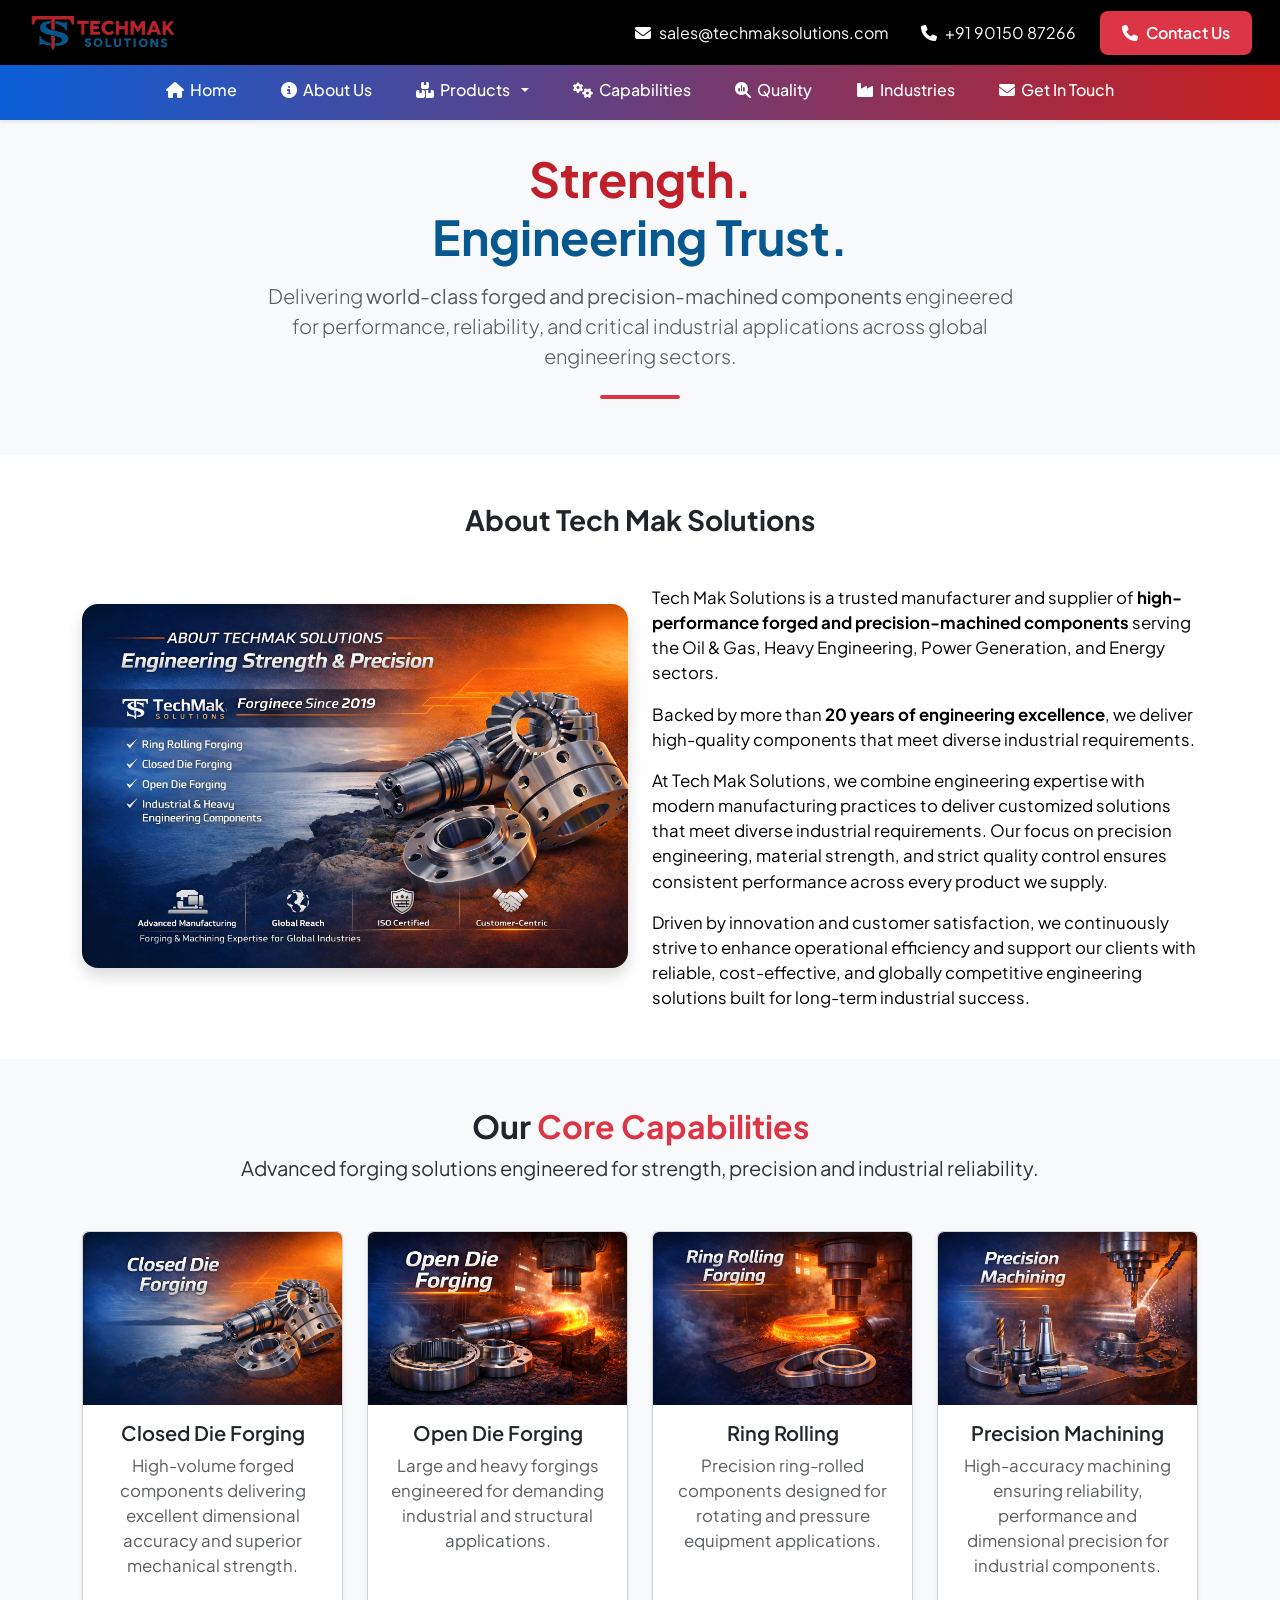
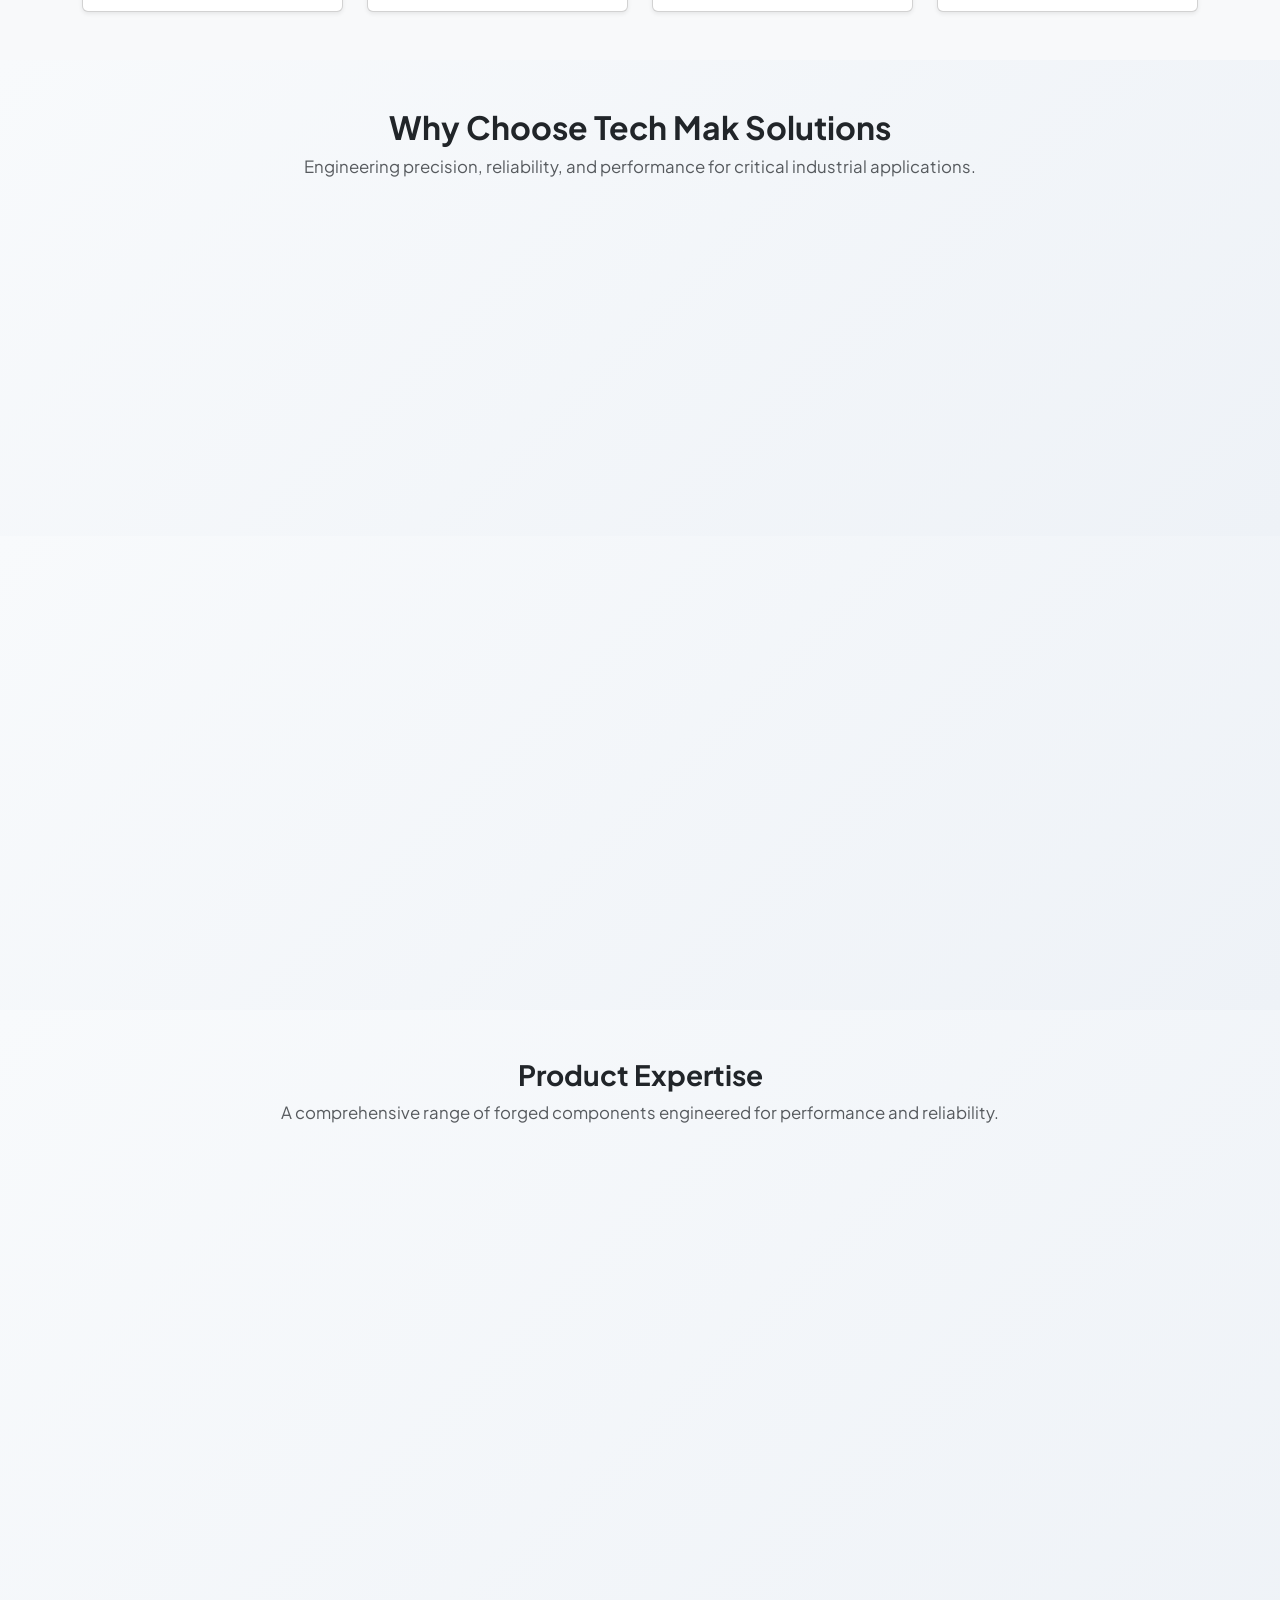
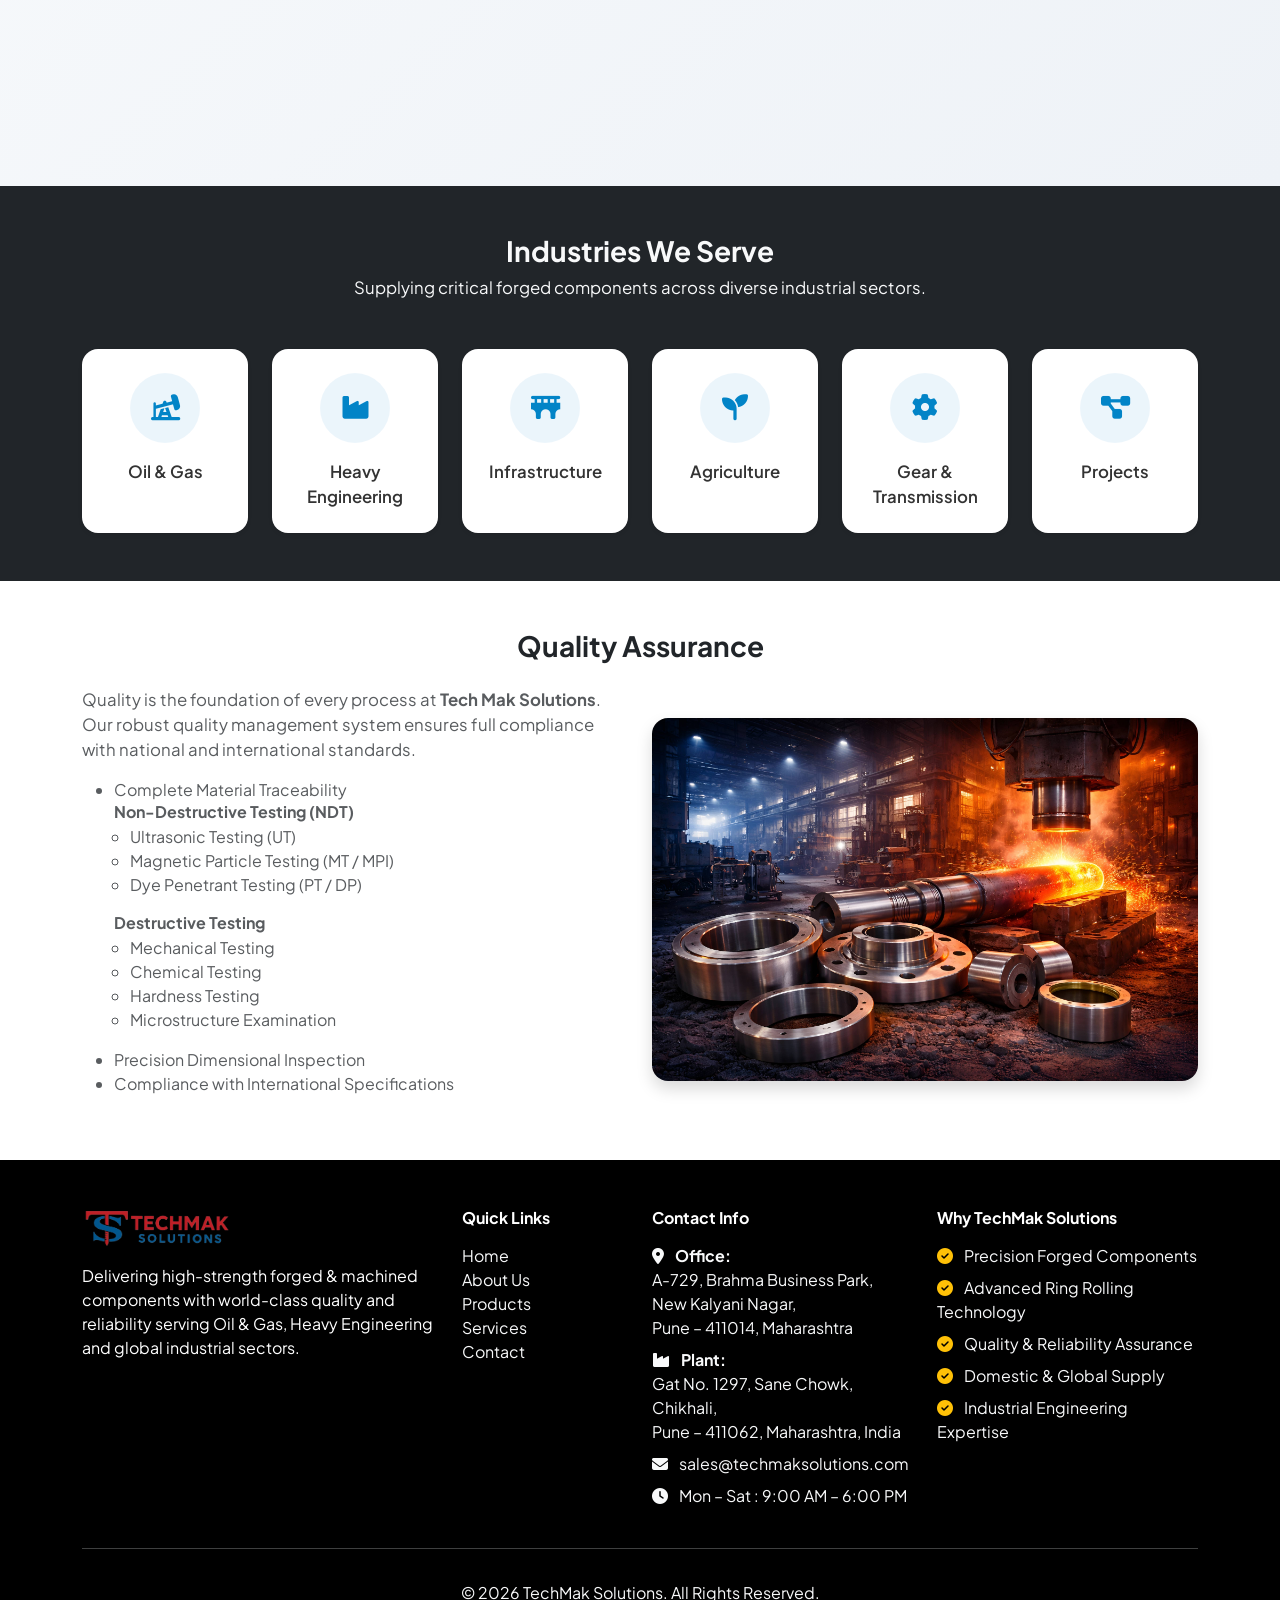
<file: about-us.html>
<!DOCTYPE html>
<html lang="en">

<head>
    <meta charset="UTF-8">
    <meta name="viewport" content="width=device-width, initial-scale=1.0">

    <title>Tech Mak Solutions – High-Strength Forged & Machined Components with World-Class Quality</title>

    <!-- Favicon -->
    <link rel="icon" type="image/png" sizes="32x32" href="./images/favicon.png">

    <!-- Bootstrap CSS -->
    <link href="https://cdn.jsdelivr.net/npm/bootstrap@5.3.3/dist/css/bootstrap.min.css" rel="stylesheet">

    <!-- Font Awesome -->
    <link rel="stylesheet" href="https://cdnjs.cloudflare.com/ajax/libs/font-awesome/6.5.1/css/all.min.css">

    <!-- Google Font -->
    <link href="https://fonts.googleapis.com/css2?family=Nunito:wght@700&display=swap" rel="stylesheet">
    <link href="https://fonts.googleapis.com/css2?family=Plus+Jakarta+Sans:wght@300;400;500;600;700&display=swap"
        rel="stylesheet">
    <!-- Custom CSS -->
    <link rel="stylesheet" href="./style.css">
    <style>
        /* Premium Background */
        .why-section {
            background: linear-gradient(135deg, #f8fafc, #eef2f7);
        }

        /* Card Design */
        .why-card {
            transition: all .4s ease;
            border: none;
            border-radius: 16px;
        }

        /* Hover Animation */
        .why-card:hover {
            transform: translateY(-10px);
            box-shadow: 0 20px 45px rgba(0, 0, 0, 0.12);
        }

        /* Icon Circle */
        .icon-box {
            width: 70px;
            height: 70px;
            margin: auto;
            display: flex;
            align-items: center;
            justify-content: center;
            border-radius: 50%;
            background: rgba(2, 132, 199, 0.08);
            font-size: 28px;
            color: #0284C7;
            margin-bottom: 15px;
            transition: .4s;
        }

        .why-card:hover .icon-box {
            background: #0284C7;
            color: #fff;
            transform: rotateY(180deg);
        }

        /* Fade Animation */
        .fade-up {
            opacity: 0;
            transform: translateY(40px);
            animation: fadeUp 1s ease forwards;
        }

        .fade-up:nth-child(2) {
            animation-delay: .2s;
        }

        .fade-up:nth-child(3) {
            animation-delay: .4s;
        }

        .fade-up:nth-child(4) {
            animation-delay: .6s;
        }

        @keyframes fadeUp {
            to {
                opacity: 1;
                transform: translateY(0);
            }
        }
    </style>
    <style>
        /* Premium Card */
        .about-card {
            border-radius: 16px;
            transition: all .4s ease;
        }

        .about-card:hover {
            transform: translateY(-10px);
            box-shadow: 0 20px 45px rgba(0, 0, 0, 0.12);
        }

        /* Icon Circle */
        .vm-icon {
            width: 70px;
            height: 70px;
            margin: auto;
            border-radius: 50%;
            display: flex;
            align-items: center;
            justify-content: center;
            background: rgba(2, 132, 199, 0.08);
            color: #0284C7;
            font-size: 28px;
            transition: .4s;
        }

        .about-card:hover .vm-icon {
            background: #0284C7;
            color: #fff;
            transform: scale(1.1);
        }

        /* Animation */
        .fade-up {
            opacity: 0;
            transform: translateY(40px);
            animation: fadeUp 1s ease forwards;
        }

        .fade-up:nth-child(2) {
            animation-delay: .3s;
        }

        @keyframes fadeUp {
            to {
                opacity: 1;
                transform: translateY(0);
            }
        }
    </style>
    <style>
        /* Card */
        .section-card {
            transition: all .4s ease;
            border-radius: 18px;
        }

        .section-card:hover {
            transform: translateY(-10px);
            box-shadow: 0 20px 45px rgba(0, 0, 0, 0.12);
        }

        /* Icon */
        .expert-icon {
            width: 65px;
            height: 65px;
            border-radius: 50%;
            display: flex;
            align-items: center;
            justify-content: center;
            background: rgba(2, 132, 199, 0.08);
            color: #0284C7;
            font-size: 26px;
            transition: .4s;
        }

        .section-card:hover .expert-icon {
            background: #0284C7;
            color: #fff;
            transform: scale(1.1);
        }

        /* List Style */
        .expertise-list li {
            padding: 6px 0;
            position: relative;
            padding-left: 20px;
        }

        .expertise-list li::before {
            content: "✔";
            position: absolute;
            left: 0;
            color: #0284C7;
            font-size: 14px;
        }

        /* Animation */
        .fade-up {
            opacity: 0;
            transform: translateY(40px);
            animation: fadeUp 1s ease forwards;
        }

        .fade-up:nth-child(2) {
            animation-delay: .2s;
        }

        .fade-up:nth-child(3) {
            animation-delay: .4s;
        }

        @keyframes fadeUp {
            to {
                opacity: 1;
                transform: translateY(0);
            }
        }
    </style>

    <style>
        /* CARD */
        .industry-card {
            transition: all .4s ease;
            border-radius: 18px;
        }

        .industry-card:hover {
            transform: translateY(-10px);
            box-shadow: 0 18px 45px rgba(0, 0, 0, 0.12);
        }

        /* ICON STYLE */
        .industry-icon {
            width: 70px;
            height: 70px;
            margin: auto;
            border-radius: 50%;
            display: flex;
            align-items: center;
            justify-content: center;
            font-size: 26px;
            color: #0284C7;
            background: rgba(2, 132, 199, 0.08);
            transition: .4s;
        }

        .industry-card:hover .industry-icon {
            background: #0284C7;
            color: #fff;
            transform: scale(1.1);
        }

        /* ANIMATION */
        .fade-up {
            opacity: 0;
            transform: translateY(40px);
            animation: fadeUp 1s ease forwards;
        }

        .fade-up:nth-child(2) {
            animation-delay: .1s;
        }

        .fade-up:nth-child(3) {
            animation-delay: .2s;
        }

        .fade-up:nth-child(4) {
            animation-delay: .3s;
        }

        .fade-up:nth-child(5) {
            animation-delay: .4s;
        }

        .fade-up:nth-child(6) {
            animation-delay: .5s;
        }

        @keyframes fadeUp {
            to {
                opacity: 1;
                transform: translateY(0);
            }
        }
    </style>

</head>

<body>

    <!-- ================= TOP HEADER ================= -->
    <header id="topHeader" class="bg-black fixed-top">
        <div class="container-fluid">
            <nav class="navbar navbar-expand-lg navbar-dark">
                <a class="navbar-brand" href="./index.html">
                    <img src="./images/logo.png" alt="Logo" width="150" height="40">
                </a>

                <button id="navbarToggler" class="navbar-toggler" type="button" data-bs-toggle="collapse"
                    data-bs-target="#topNav" aria-controls="topNav" aria-expanded="false"
                    aria-label="Toggle navigation">
                    <i class="fa-solid fa-bars"></i>
                </button>

                <div class="collapse navbar-collapse justify-content-end" id="topNav">
                    <div class="navbar-nav text-center text-lg-start gap-2 gap-lg-3">
                        <a href="mailto:info@apexitsolution.in" class="nav-link text-white">
                            <i class="fa-solid fa-envelope"></i> sales@techmaksolutions.com
                        </a>
                        <!-- <a href="mailto:hr@apexitsolution.in" class="nav-link text-white">
                            <i class="fa-solid fa-envelope"></i> hr@teckmaksolution.com
                        </a> -->
                        <a href="tel:+918956889634" class="nav-link text-white">
                            <i class="fa-solid fa-phone"></i> +91 90150 87266
                        </a>
                        <!-- <a href="tel:+918010410293" class="nav-link text-white">
                            <i class="fa-solid fa-phone"></i> +91 XXXXX XXXXX
                        </a> -->
                        <a href="./contact.html" class="btn btn-danger">
                            <i class="fa-solid fa-phone"></i> Contact Us
                        </a>
                    </div>
                </div>
            </nav>
        </div>
    </header>

    <!-- Spacer for fixed header -->
    <div style="height:70px"></div>

    <!-- ================= BOTTOM NAVBAR ================= -->
    <header id="bottomHeader" class="bg-white shadow-sm">
        <div class="container">
            <nav class="navbar navbar-expand-lg navbar-light">
                <!-- Mobile Toggle Button -->
                <button class="navbar-toggler ms-auto" type="button" data-bs-toggle="collapse"
                    data-bs-target="#navbarNav" aria-controls="navbarNav" aria-expanded="false"
                    aria-label="Toggle navigation">
                    <span class="navbar-toggler-icon"></span>
                </button>

                <!-- Navbar Links -->
                <div class="collapse navbar-collapse justify-content-center" id="navbarNav">
                    <ul class="navbar-nav gap-2 gap-lg-3">

                        <!-- Home -->
                        <li class="nav-item">
                            <a class="nav-link text-white" href="index.html">
                                <i class="fa-solid fa-house"></i> Home
                            </a>
                        </li>

                        <!-- About Us -->
                        <li class="nav-item">
                            <a class="nav-link text-white" href="about-us.html">
                                <i class="fa-solid fa-info-circle"></i> About Us
                            </a>
                        </li>

                        <!-- Products (Dropdown) -->
                        <li class="nav-item dropdown">
                            <a class="nav-link dropdown-toggle text-white" href="products.html" id="productsDropdown"
                                role="button" data-bs-toggle="dropdown" aria-expanded="false">
                                <i class="fa-solid fa-boxes-stacked"></i> Products
                            </a>

                            <ul class="dropdown-menu">
                                <li>
                                    <a class="dropdown-item" href="./products/closed-die-forging.html">
                                        Closed Die Forging
                                    </a>
                                </li>
                                <li>
                                    <a class="dropdown-item" href="./products/open-die-forging.html">
                                        Open Die Forging
                                    </a>
                                </li>
                                <li>
                                    <a class="dropdown-item" href="./products/ring-rolling.html">
                                        Ring Rolling Components
                                    </a>
                                </li>
                                <li>
                                    <a class="dropdown-item" href="./products/machined-components.html">
                                        Machined Components
                                    </a>
                                </li>
                                <!-- <li>
                                    <a class="dropdown-item" href="./products/oil-gas-sector-components.html">
                                        Oil & Gas Sector Components
                                    </a>
                                </li> -->

                                <!-- <li>
                                    <a class="dropdown-item" href="./products/material-grades.html">
                                        Material Grades
                                    </a>
                                </li> -->
                            </ul>
                        </li>


                        <!-- capabilities -->
                        <li class="nav-item">
                            <a class="nav-link text-white" href="capabilities.html">
                                <i class="fa-solid fa-cogs"></i> Capabilities
                            </a>
                        </li>
                        <!-- Quality -->
                        <li class="nav-item">
                            <a class="nav-link text-white" href="quality.html">
                                <i class="fa-solid fa-magnifying-glass-chart"></i> Quality
                            </a>
                        </li>



                        <!-- Industries -->
                        <li class="nav-item">
                            <a class="nav-link text-white" href="industries.html">
                                <i class="fa-solid fa-industry"></i> Industries
                            </a>
                        </li>

                        <!-- Contact / Get In Touch -->
                        <li class="nav-item">
                            <a class="nav-link text-white" href="contact.html">
                                <i class="fa-solid fa-envelope"></i> Get In Touch
                            </a>
                        </li>



                    </ul>
                </div>

            </nav>
        </div>
    </header>



    <!-- HERO ABOUT -->
    <section class="about-hero py-5 bg-light mt-4">
        <div class="container text-center py-2">

            <h1 class="display-4 fw-bold mb-3">
                <span class="text" style="color: #C02029;">Strength.</span><br>
                <span class="text" style="color: #06588F;">Engineering Trust.</span>
            </h1>

            <p class="lead fs-5 text-muted mx-auto" style="max-width:750px;">
                Delivering <strong>world-class forged and precision-machined components</strong>
                engineered for performance, reliability, and critical industrial applications
                across global engineering sectors.
            </p>

            <!-- Premium Divider -->
            <div class="mx-auto mt-4" style="width:80px;height:4px;background:#dc3545;border-radius:10px;">
            </div>

        </div>
    </section>

    <!-- ABOUT INTRO -->
    <section class="py-5">
        <div class="container">
            <div class="row align-items-center">
                <h3 class="fw-bold text-center mb-5">
                    About Tech Mak Solutions
                </h3>
                <div class="col-lg-6 mb-4">
                    <img src="images/aboutpage-img.jpeg" class="img-fluid rounded-4 shadow" alt="Forging Industry">
                </div>

                <div class="col-lg-6">



                    <!-- Existing Content -->
                    <p class="text-black">
                        Tech Mak Solutions is a trusted manufacturer and supplier of
                        <strong>high-performance forged and precision-machined components</strong>
                        serving the Oil & Gas, Heavy Engineering, Power Generation, and Energy sectors.
                    </p>

                    <p class="text-black">
                        Backed by more than <strong>20 years of engineering excellence</strong>,
                        we deliver high-quality components that meet diverse industrial requirements.
                    </p>

                    <!-- <p class="text-black">
                        Our advanced forging facilities and strong vendor network across India
                        enable us to provide <strong>superior quality, competitive pricing,
                            and on-time delivery</strong>.
                    </p> -->

                    <!-- Added Premium Content -->
                    <p class="text-black">
                        At Tech Mak Solutions, we combine engineering expertise with modern
                        manufacturing practices to deliver customized solutions that meet
                        diverse industrial requirements. Our focus on precision engineering,
                        material strength, and strict quality control ensures consistent
                        performance across every product we supply.
                    </p>

                    <p class=" text-black mb-0">
                        Driven by innovation and customer satisfaction, we continuously strive
                        to enhance operational efficiency and support our clients with reliable,
                        cost-effective, and globally competitive engineering solutions built
                        for long-term industrial success.
                    </p>

                </div>
            </div>
        </div>
    </section>

    <!-- CAPABILITIES -->
    <section class="py-5 bg-light">

        <div class="container text-center mb-5">
            <h2 class="fw-bold">
                Our <span class="text-danger">Core Capabilities</span>
            </h2>
            <p class=" fs-5">
                Advanced forging solutions engineered for strength,
                precision and industrial reliability.
            </p>
        </div>

        <div class="container">
            <div class="row g-4">

                <!-- Card 1 -->
                <div class="col-md-6 col-lg-3">
                    <div class="card border-1 rounded shadow-sm h-100">

                        <img src="./images/Core Capabilities-2.jpeg" class="card-img-top rounded-top"
                            alt="Closed Die Forging">

                        <div class="card-body text-center">

                            <!-- <div class="mb-3">
                                <i class="fa-solid fa-industry fs-2 text-danger"></i>
                            </div> -->

                            <h5 class="fw-semibold">
                                Closed Die Forging
                            </h5>

                            <p class="text-muted small">
                                High-volume forged components delivering
                                excellent dimensional accuracy and superior
                                mechanical strength.
                            </p>

                        </div>
                    </div>
                </div>

                <!-- Card 2 -->
                <div class="col-md-6 col-lg-3">
                    <div class="card border-1 shadow-sm h-100">

                        <img src="images/Core Capabilities-1.jpeg" class="card-img-top rounded-top"
                            alt="Open Die Forging">

                        <div class="card-body text-center">

                            <!-- <div class="mb-3">
                                <i class="fa-solid fa-gears fs-2 text-danger"></i>
                            </div> -->

                            <h5 class="fw-semibold">
                                Open Die Forging
                            </h5>

                            <p class="text-muted small">
                                Large and heavy forgings engineered for
                                demanding industrial and structural
                                applications.
                            </p>

                        </div>
                    </div>
                </div>

                <!-- Card 3 -->
                <div class="col-md-6 col-lg-3">
                    <div class="card border-1 shadow-sm h-100">

                        <img src="images/Core Capabilities-3.jpeg" class="card-img-top rounded-top" alt="Ring Rolling">

                        <div class="card-body text-center">

                            <!-- <div class="mb-3">
                                <i class="fa-solid fa-circle-notch fs-2 text-danger"></i>
                            </div> -->

                            <h5 class="fw-semibold">
                                Ring Rolling
                            </h5>

                            <p class="text-muted small">
                                Precision ring-rolled components designed
                                for rotating and pressure equipment
                                applications.
                            </p>
                        </div>
                    </div>
                </div>

                <!-- Card 4 -->
                <div class="col-md-6 col-lg-3">
                    <div class="card border-1 shadow-sm h-100">

                        <img src="images/Core Capabilities-4.jpeg" class="card-img-top rounded-top" alt="Machining">

                        <div class="card-body text-center">

                            <!-- <div class="mb-3">
                                <i class="fa-solid fa-screwdriver-wrench fs-2 text-danger"></i>
                            </div> -->

                            <h5 class="fw-semibold">
                                Precision Machining
                            </h5>

                            <p class="text-muted small">
                                High-accuracy machining ensuring reliability,
                                performance and dimensional precision for
                                industrial components.
                            </p>

                        </div>
                    </div>
                </div>

            </div>
        </div>

    </section>

    <!-- WHY CHOOSE US -->
    <section class="py-5 why-section">

        <div class="container text-center mb-5">
            <h2 class="fw-bold">Why Choose Tech Mak Solutions</h2>
            <p class="text-muted">
                Engineering precision, reliability, and performance for critical industrial applications.
            </p>
        </div>

        <div class="container">
            <div class="row g-4 text-center">

                <!-- Card 1 -->
                <div class="col-12 col-sm-6 col-lg-3 fade-up">
                    <div class="card why-card h-100 shadow-sm p-4">
                        <div class="icon-box">
                            <i class="fa-solid fa-industry"></i>
                        </div>
                        <h6 class="fw-bold">20+ Years Experience</h6>
                        <p class="text-muted small mb-0">
                            Extensive expertise delivering forged solutions for demanding industries worldwide.
                        </p>
                    </div>
                </div>

                <!-- Card 2 -->
                <div class="col-12 col-sm-6 col-lg-3 fade-up">
                    <div class="card why-card h-100 shadow-sm p-4">
                        <div class="icon-box">
                            <i class="fa-solid fa-weight-hanging"></i>
                        </div>
                        <h6 class="fw-bold">Wide Capacity Range</h6>
                        <p class="text-muted small mb-0">
                            Manufacturing capability from precision components to heavy forging.

                        </p>
                    </div>
                </div>

                <!-- Card 3 -->
                <div class="col-12 col-sm-6 col-lg-3 fade-up">
                    <div class="card why-card h-100 shadow-sm p-4">
                        <div class="icon-box">
                            <i class="fa-solid fa-shield-halved"></i>
                        </div>
                        <h6 class="fw-bold">Certified Quality</h6>
                        <p class="text-muted small mb-0">
                            Complete material traceability with stringent inspection standards.
                        </p>
                    </div>
                </div>

                <!-- Card 4 -->
                <div class="col-12 col-sm-6 col-lg-3 fade-up">
                    <div class="card why-card h-100 shadow-sm p-4">
                        <div class="icon-box">
                            <i class="fa-solid fa-truck-fast"></i>
                        </div>
                        <h6 class="fw-bold">Reliable Delivery</h6>
                        <p class="text-muted small mb-0">
                            Strong nationwide vendor ecosystem ensuring consistent on-time execution.
                        </p>
                    </div>
                </div>

            </div>
        </div>

    </section>
    <!-- VISION & MISSION -->
    <section class="py-5" style="background:linear-gradient(135deg,#f8fafc,#eef2f7);">

        <div class="container">
            <div class="row g-4">

                <!-- Vision -->
                <div class="col-12 col-lg-6 fade-up">
                    <div class="p-5 bg-white rounded-5 shadow-sm h-100 about-card text-center">

                        <div class="vm-icon mb-3">
                            <i class="fa-solid fa-eye"></i>
                        </div>

                        <h4 class="fw-semibold mb-3">Our Vision</h4>

                        <p class="text-muted mb-0">
                            To become a globally recognized and trusted partner for supply of forged and
                            precision-machined components, known for engineering excellence, consistent quality, and
                            innovation. We aim to support critical industries by delivering reliable solutions while
                            continuously improving our technology, processes, and capabilities.

                        </p>

                    </div>
                </div>

                <!-- Mission -->
                <div class="col-12 col-lg-6 fade-up">
                    <div class="p-5 bg-white rounded-5 shadow-sm h-100 about-card text-center">

                        <div class="vm-icon mb-3">
                            <i class="fa-solid fa-bullseye"></i>
                        </div>

                        <h4 class="fw-semibold mb-3">Our Mission</h4>

                        <p class="text-muted mb-0">
                            At Tech Mak Solutions, our mission is to deliver high-performance forged and machined
                            components that meet and exceed customer expectations. We are committed to maintaining the
                            highest standards of quality, precision, and reliability through advanced manufacturing
                            techniques and skilled expertise.


                        </p>

                    </div>
                </div>

            </div>
        </div>

    </section>

    <!-- PRODUCT EXPERTISE -->
    <section class="py-5" style="background:linear-gradient(135deg,#f8fafc,#eef2f7);">

        <div class="container">

            <!-- Heading -->
            <div class="text-center mb-5">
                <h3 class="fw-bold">Product Expertise</h3>
                <p class="text-muted mt-2">
                    A comprehensive range of forged components engineered for performance and reliability.
                </p>
            </div>

            <div class="row g-4">

                <!-- Standard Forged Components -->
                <div class="col-lg-4 fade-up">
                    <div class="bg-white p-5 rounded-4 shadow-sm section-card h-100">

                        <div class="expert-icon mb-3">
                            <i class="fa-solid fa-gears"></i>
                        </div>

                        <h5 class="fw-semibold mb-3">Standard Forged Components</h5>

                        <ul class="text-muted list-unstyled mb-0 expertise-list">
                            <li>Forged Block</li>
                            <li>Forged Flange</li>
                            <li>Step Shaft</li>
                            <li>Rings</li>
                            <li>Shafts</li>
                            <li>Gears</li>
                            <li>Sleeves</li>
                            <li>Bushes</li>
                            <li>Discs</li>
                        </ul>

                    </div>
                </div>

                <!-- Customized Forgings -->
                <div class="col-lg-4 fade-up">
                    <div class="bg-white p-5 rounded-4 shadow-sm section-card h-100">

                        <div class="expert-icon mb-3">
                            <i class="fa-solid fa-drafting-compass"></i>
                        </div>

                        <h5 class="fw-semibold mb-3">Customized Forgings</h5>

                        <p class="text-muted">
                            We specialize in supply customized components
                            strictly as per <strong>customer drawings and material specifications.
                            </strong>.
                        </p>

                        <p class="text-muted mb-0">
                            Our engineering team supports design validation, material
                            selection, and production feasibility.
                        </p>

                    </div>
                </div>

                <!-- Weight Range -->
                <div class="col-lg-4 fade-up">
                    <div class="bg-white p-5 rounded-4 shadow-sm section-card h-100 text-center">

                        <div class="expert-icon mb-3">
                            <i class="fa-solid fa-weight-hanging"></i>
                        </div>

                        <h5 class="fw-semibold mb-4">Weight Range</h5>

                        <div class="mb-3">
                            <h6 class="fw-semibold text-dark mb-1">Open Die Forging</h6>
                            <p class="text-primary fw-bold mb-2">10 kg – 2000 kg</p>
                        </div>

                        <div class="mb-3">
                            <h6 class="fw-semibold text-dark mb-1">Closed Die Forging</h6>
                            <p class="text-primary fw-bold mb-2">1 kg – 120 kg</p>
                        </div>

                        <div class="mb-4">
                            <h6 class="fw-semibold text-dark mb-1">Ring Rolling</h6>
                            <p class="text-primary fw-bold mb-2">2 kg – 2500 kg</p>
                        </div>

                        <p class="text-muted mb-0">
                            Capability to manufacture both small precision components
                            and heavy-duty industrial forgings.
                        </p>

                    </div>
                </div>
            </div>
        </div>
    </section>



    <!-- INDUSTRIES WE SERVE -->
    <section class="py-5 bg-dark">

        <div class="container">

            <!-- Heading -->
            <div class="text-center mb-5">
                <h3 class="fw-bold text-light">Industries We Serve</h3>
                <p class=" mt-2 text-light">
                    Supplying critical forged components across diverse industrial sectors.
                </p>
            </div>

            <div class="row g-4 text-center justify-content-center">

                <!-- Item -->
                <div class="col-lg-2 col-md-4 col-6 fade-up">
                    <div class="industry-card h-100 p-4 bg-white rounded-4 shadow-sm">
                        <div class="industry-icon">
                            <i class="fa-solid fa-oil-well"></i>
                        </div>
                        <p class="fw-semibold mb-0 mt-3">Oil & Gas</p>
                    </div>
                </div>

                <div class="col-lg-2 col-md-4 col-6 fade-up">
                    <div class="industry-card h-100 p-4 bg-white rounded-4 shadow-sm">
                        <div class="industry-icon">
                            <i class="fa-solid fa-industry"></i>
                        </div>
                        <p class="fw-semibold mb-0 mt-3">Heavy Engineering</p>
                    </div>
                </div>



                <div class="col-lg-2 col-md-4 col-6 fade-up">
                    <div class="industry-card h-100 p-4 bg-white rounded-4 shadow-sm">
                        <div class="industry-icon">
                            <i class="fa-solid fa-bridge"></i>
                        </div>
                        <p class="fw-semibold mb-0 mt-3">Infrastructure</p>
                    </div>
                </div>

                <div class="col-lg-2 col-md-4 col-6 fade-up">
                    <div class="industry-card h-100 p-4 bg-white rounded-4 shadow-sm">
                        <div class="industry-icon">
                            <i class="fa-solid fa-seedling"></i>
                        </div>
                        <p class="fw-semibold mb-0 mt-3">Agriculture</p>
                    </div>
                </div>
                <div class="col-lg-2 col-md-4 col-6 fade-up">
                    <div class="industry-card h-100 p-4 bg-white rounded-4 shadow-sm">
                        <div class="industry-icon">
                            <i class="fa-solid fa-gear"></i>
                        </div>
                        <p class="fw-semibold mb-0 mt-3">Gear & Transmission</p>
                    </div>
                </div>
                <div class="col-lg-2 col-md-4 col-6 fade-up">
                    <div class="industry-card h-100 p-4 bg-white rounded-4 shadow-sm">
                        <div class="industry-icon">
                            <i class="fa-solid fa-diagram-project"></i>
                        </div>
                        <p class="fw-semibold mb-0 mt-3">Projects</p>
                    </div>
                </div>

            </div>

        </div>
    </section>
    <section class="py-5">
        <div class="container">
            <h3 class="fw-bold mb-4 text-center">Quality Assurance</h3>
            <div class="row align-items-center g-4">

                <div class="col-lg-6">

                    <p class="text-muted">
                        Quality is the foundation of every process at <strong>Tech Mak Solutions</strong>.
                        Our robust quality management system ensures full compliance
                        with national and international standards.
                    </p>

                    <ul class="text-muted list-icon">
                        <li>Complete Material Traceability</li>

                        <li class="d-flex align-items-start mb-3">
                            <div>
                                <h6 class="fw-bold mb-1">Non-Destructive Testing (NDT)</h6>
                                <ul class="mb-0 text-muted ps-3">
                                    <li>Ultrasonic Testing (UT)</li>
                                    <li>Magnetic Particle Testing (MT / MPI)</li>
                                    <li>Dye Penetrant Testing (PT / DP)</li>
                                </ul>
                            </div>
                        </li>

                        <li class="d-flex align-items-start mb-3">
                            <div>
                                <h6 class="fw-bold mb-1">Destructive Testing</h6>
                                <ul class="mb-0 text-muted ps-3">
                                    <li>Mechanical Testing</li>
                                    <li>Chemical Testing</li>
                                    <li>Hardness Testing</li>
                                    <li>Microstructure Examination</li>
                                </ul>
                            </div>
                        </li>

                        <li>Precision Dimensional Inspection</li>
                        <li>Compliance with International Specifications</li>
                    </ul>
                </div>

                <div class="col-lg-6">
                    <img src="images/about-quality-assurance.jpeg" class="img-fluid rounded-4 shadow"
                        alt="Quality Inspection">
                </div>

            </div>
        </div>
    </section>




    <footer class="bg-black text-light pt-5">
        <div class="container">

            <div class="row">

                <!-- About Company -->
                <div class="col-lg-4 col-md-6 mb-4">
                    <div class="d-flex align-items-center mb-3">
                        <img src="./images/logo.png" alt="TechMak Solutions Logo" style="width:150px;height:auto;"
                            class="me-2">
                        <!-- <h5 class="fw-bold text-white mb-0">
                            TechMak Solutions
                        </h5> -->
                    </div>

                    <p class="text-white">
                        Delivering high-strength forged & machined components with
                        world-class quality and reliability serving Oil & Gas,
                        Heavy Engineering and global industrial sectors.
                    </p>
                </div>


                <!-- Quick Links -->
                <div class="col-lg-2 col-md-6 mb-4">
                    <h6 class="fw-bold text-white mb-3">Quick Links</h6>
                    <ul class="list-unstyled">
                        <li><a href="./index.html" class="text-light text-decoration-none">Home</a></li>
                        <li><a href="./about-us.html" class="text-light text-decoration-none">About Us</a></li>
                        <li><a href="./products/closed-die-forging.html"
                                class="text-light text-decoration-none">Products</a></li>
                        <li><a href="./quality.html" class="text-light text-decoration-none">Services</a></li>
                        <li><a href="./contact.html" class="text-light text-decoration-none">Contact</a></li>
                    </ul>
                </div>

                <!-- Contact Info -->
                <!-- Contact Info -->
                <div class="col-lg-3 col-md-6 mb-4">
                    <h6 class="fw-bold text-white mb-3">Contact Info</h6>

                    <p class="mb-2">
                        <i class="fa-solid fa-location-dot me-2"></i>
                        <strong>Office:</strong><br>
                        A-729, Brahma Business Park,<br>
                        New Kalyani Nagar,<br>
                        Pune – 411014, Maharashtra
                    </p>

                    <p class="mb-2">
                        <i class="fa-solid fa-industry me-2"></i>
                        <strong>Plant:</strong><br>
                        Gat No. 1297, Sane Chowk, Chikhali,<br>
                        Pune – 411062, Maharashtra, India
                    </p>
                    <p class="mb-2">
                        <i class="fa-solid fa-envelope me-2"></i>
                        sales@techmaksolutions.com
                    </p>

                    <p class="mb-0">
                        <i class="fa-solid fa-clock me-2"></i>
                        Mon – Sat : 9:00 AM – 6:00 PM
                    </p>
                </div>

                <!-- Why TechMak Solutions -->
                <div class="col-lg-3 col-md-6 mb-4">
                    <h6 class="fw-bold text-white mb-3">Why TechMak Solutions</h6>

                    <ul class="list-unstyled text-light">

                        <li class="mb-2">
                            <i class="fa-solid fa-circle-check text-warning me-2"></i>
                            Precision Forged Components
                        </li>

                        <li class="mb-2">
                            <i class="fa-solid fa-circle-check text-warning me-2"></i>
                            Advanced Ring Rolling Technology
                        </li>

                        <li class="mb-2">
                            <i class="fa-solid fa-circle-check text-warning me-2"></i>
                            Quality & Reliability Assurance
                        </li>

                        <li class="mb-2">
                            <i class="fa-solid fa-circle-check text-warning me-2"></i>
                            Domestic & Global Supply
                        </li>

                        <li class="mb-0">
                            <i class="fa-solid fa-circle-check text-warning me-2"></i>
                            Industrial Engineering Expertise
                        </li>

                    </ul>
                </div>

            </div>

            <hr class="border-light">

            <!-- Footer Bottom -->
            <div class="row">
                <div class="col-12 text-center py-3">
                    © 2026 TechMak Solutions. All Rights Reserved.
                </div>
            </div>

        </div>
    </footer>




















    <!-- ================= BOOTSTRAP JS ================= -->
    <script src="https://cdn.jsdelivr.net/npm/bootstrap@5.3.3/dist/js/bootstrap.bundle.min.js"></script>

    <!-- Toggle icon change -->
    <script>
        document.addEventListener('shown.bs.collapse', function (e) {
            if (e.target.id === 'topNav') {
                document.querySelector('#navbarToggler i')
                    .classList.replace('fa-bars', 'fa-times');
            }
        });

        document.addEventListener('hidden.bs.collapse', function (e) {
            if (e.target.id === 'topNav') {
                document.querySelector('#navbarToggler i')
                    .classList.replace('fa-times', 'fa-bars');
            }
        });
    </script>
    <script src="https://unpkg.com/aos@2.3.1/dist/aos.js"></script>
    <script>
        AOS.init({ duration: 900, once: true });
    </script>


</body>

</html>
</file>
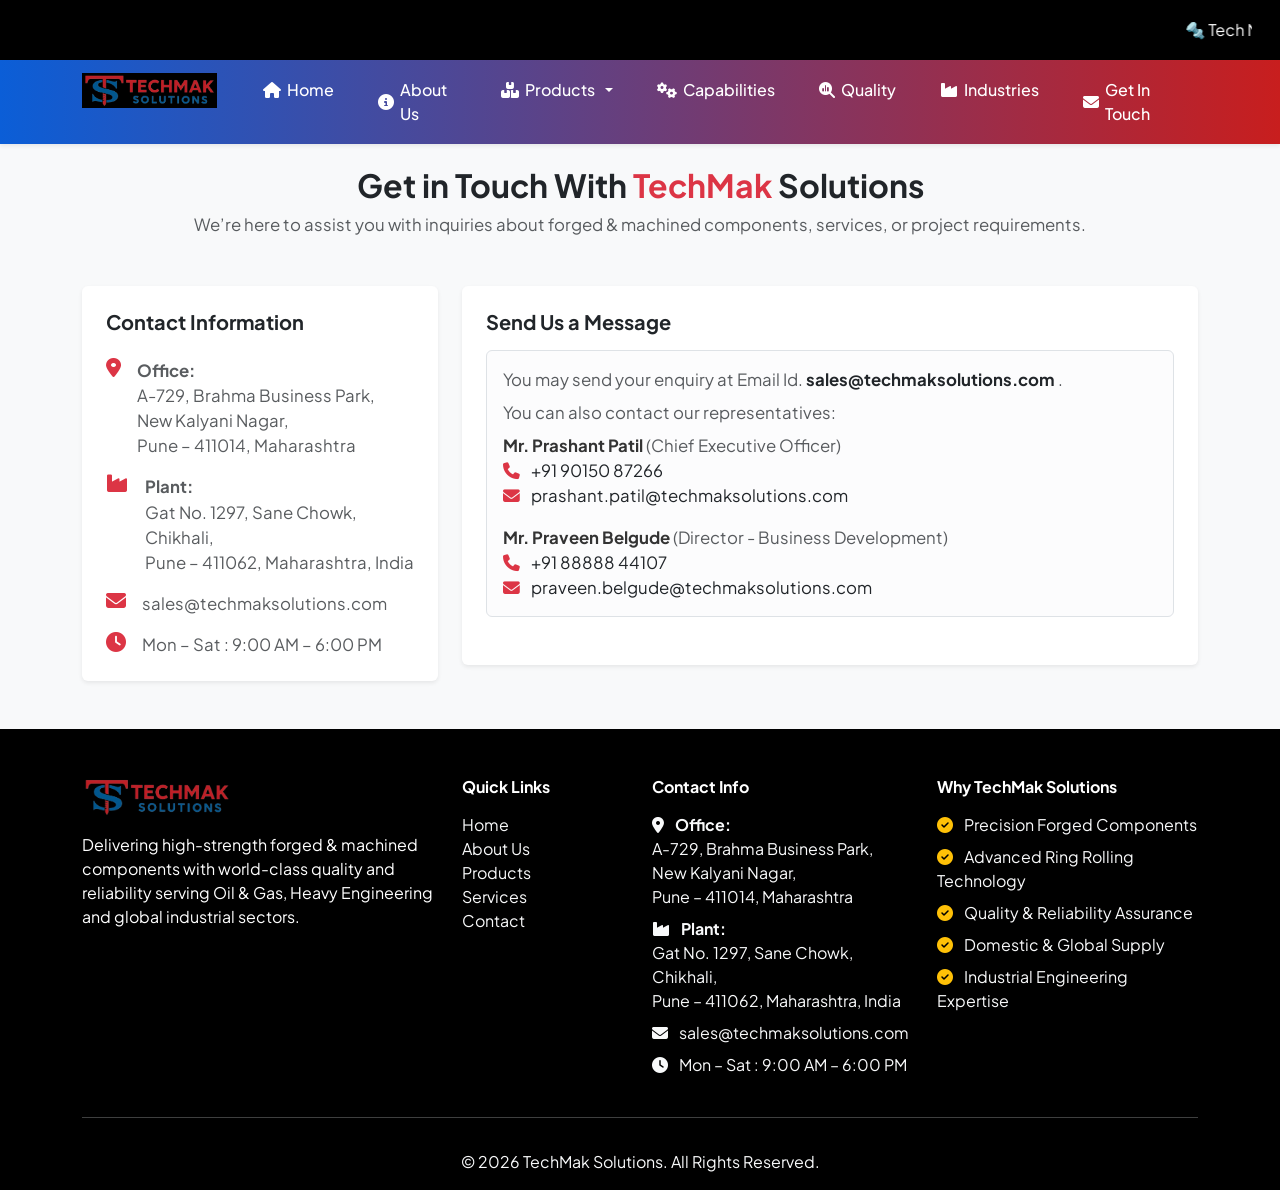
<file: contact.html>
<head>
    <meta charset="UTF-8">
    <meta name="viewport" content="width=device-width, initial-scale=1.0">

    <title>Tech Mak Solutions – High-Strength Forged & Machined Components with World-Class Quality</title>

    <!-- Favicon -->
    <link rel="icon" type="image/png" sizes="32x32" href="./images/favicon.png">

    <!-- Google Font -->
    <link href="https://fonts.googleapis.com/css2?family=Plus+Jakarta+Sans:wght@300;400;500;600;700&display=swap"
        rel="stylesheet">

    <!-- Bootstrap CSS -->
    <link href="https://cdn.jsdelivr.net/npm/bootstrap@5.3.3/dist/css/bootstrap.min.css" rel="stylesheet">

    <!-- Bootstrap Icons -->
    <link href="https://cdn.jsdelivr.net/npm/bootstrap-icons/font/bootstrap-icons.css" rel="stylesheet">

    <!-- Font Awesome -->
    <link rel="stylesheet" href="https://cdnjs.cloudflare.com/ajax/libs/font-awesome/6.5.1/css/all.min.css">

    <!-- Custom CSS -->
    <link rel="stylesheet" href="./style.css">
    <style>
        * {
            margin: 0;
            padding: 0;
            box-sizing: border-box;
        }



        html,
        body {
            overflow-x: hidden;
        }

        /* Global Font */
        body {
            font-family: "Plus Jakarta Sans", sans-serif;
        }
    </style>
</head>

<body>

    <header id="topHeader" class="bg-black fixed-top">
        <div class="container-fluid">
            <nav class="navbar navbar-expand-lg navbar-dark py-0">

                <div class="w-100 d-flex align-items-center" style="height:60px;">
                    <marquee class="text-white" behavior="scroll" direction="left" scrollamount="5"
                        onmouseover="this.stop();" onmouseout="this.start();">

                        🔩 Tech Mak Solutions | 20+ Years of Engineering Excellence | Trusted Supplier of
                        Forged and Precision-Machined Components | Serving Oil & Gas, Heavy Engineering, Power
                        Generation & Energy Industries.

                    </marquee>
                </div>

            </nav>
        </div>
    </header>

    <!-- Spacer for fixed header -->
    <div style="height:70px"></div>

    <!-- ================= BOTTOM NAVBAR ================= -->
    <header id="bottomHeader" class="bg-white shadow-sm">
        <div class="container">
            <nav class="navbar navbar-expand-lg navbar-light">
                <!-- Mobile Toggle Button -->
                <button class="navbar-toggler ms-auto" type="button" data-bs-toggle="collapse"
                    data-bs-target="#navbarNav" aria-controls="navbarNav" aria-expanded="false"
                    aria-label="Toggle navigation">
                    <span class="navbar-toggler-icon"></span>
                </button>

                <!-- Navbar Links -->
                <div class="collapse navbar-collapse justify-content-center" id="navbarNav">
                    <ul class="navbar-nav gap-2 gap-lg-3">
                        <a class="navbar-brand" href="./index.html">
                            <img src="./images/logo.png" alt="Logo" width="150" height="40"
                                style="background-color: black;">
                        </a>
                        <!-- Home -->
                        <li class="nav-item">
                            <a class="nav-link text-white" href="index.html">
                                <i class="fa-solid fa-house"></i> Home
                            </a>
                        </li>

                        <!-- About Us -->
                        <li class="nav-item">
                            <a class="nav-link text-white" href="about-us.html">
                                <i class="fa-solid fa-info-circle"></i> About Us
                            </a>
                        </li>

                        <!-- Products (Dropdown) -->
                        <li class="nav-item dropdown">
                            <a class="nav-link dropdown-toggle text-white" href="products.html" id="productsDropdown"
                                role="button" data-bs-toggle="dropdown" aria-expanded="false">
                                <i class="fa-solid fa-boxes-stacked"></i> Products
                            </a>

                            <ul class="dropdown-menu">
                                <li>
                                    <a class="dropdown-item" href="./products/closed-die-forging.html">
                                        Closed Die Forging
                                    </a>
                                </li>
                                <li>
                                    <a class="dropdown-item" href="./products/open-die-forging.html">
                                        Open Die Forging
                                    </a>
                                </li>
                                <li>
                                    <a class="dropdown-item" href="./products/ring-rolling.html">
                                        Ring Rolling Components
                                    </a>
                                </li>
                                <li>
                                    <a class="dropdown-item" href="./products/machined-components.html">
                                        Machined Components
                                    </a>
                                </li>
                                <!-- <li>
                                    <a class="dropdown-item" href="./products/Oil-gas-sector-components.html">
                                        Oil & Gas Sector Components
                                    </a>
                                </li> -->

                                <!-- <li>
                                    <a class="dropdown-item" href="./products/material-grades.html">
                                        Material Grades
                                    </a>
                                </li> -->
                            </ul>
                        </li>


                        <!-- capabilities -->
                        <li class="nav-item">
                            <a class="nav-link text-white" href="capabilities.html">
                                <i class="fa-solid fa-cogs"></i> Capabilities
                            </a>
                        </li>
                        <!-- Quality -->
                        <li class="nav-item">
                            <a class="nav-link text-white" href="quality.html">
                                <i class="fa-solid fa-magnifying-glass-chart"></i> Quality
                            </a>
                        </li>



                        <!-- Industries -->
                        <li class="nav-item">
                            <a class="nav-link text-white" href="industries.html">
                                <i class="fa-solid fa-industry"></i> Industries
                            </a>
                        </li>

                        <!-- Contact / Get In Touch -->
                        <li class="nav-item">
                            <a class="nav-link text-white" href="contact.html">
                                <i class="fa-solid fa-envelope"></i> Get In Touch
                            </a>
                        </li>


                    </ul>
                </div>

            </nav>
        </div>
    </header>

    <section class="py-5 bg-light mt-5">
        <div class="container">

            <!-- Heading -->
            <div class="text-center mb-5">
                <h2 class="fw-bold">
                    Get in Touch With <span class="text-danger">TechMak</span> Solutions
                </h2>
                <p class="text-muted">
                    We’re here to assist you with inquiries about forged & machined
                    components, services, or project requirements.
                </p>
            </div>

            <div class="row g-4">

                <!-- Contact Information -->
                <div class="col-lg-4">
                    <div class="card h-100 border-0 shadow-sm p-4">

                        <h5 class="fw-bold mb-4">Contact Information</h5>

                        <!-- Office Address -->
                        <div class="d-flex mb-3">
                            <i class="fa-solid fa-location-dot text-danger fs-5 me-3"></i>
                            <p class="mb-0 text-muted">
                                <strong>Office:</strong><br>
                                A-729, Brahma Business Park,<br>
                                New Kalyani Nagar,<br>
                                Pune – 411014, Maharashtra
                            </p>
                        </div>

                        <!-- Plant Address -->
                        <div class="d-flex mb-3">
                            <i class="fa-solid fa-industry text-danger fs-5 me-3"></i>
                            <p class="mb-0 text-muted">
                                <strong>Plant:</strong><br>
                                Gat No. 1297, Sane Chowk, Chikhali,<br>
                                Pune – 411062, Maharashtra, India
                            </p>
                        </div>

                        <!-- Email -->
                        <div class="d-flex mb-3">
                            <i class="fa-solid fa-envelope text-danger fs-5 me-3"></i>
                            <p class="mb-0 text-muted">
                                sales@techmaksolutions.com
                            </p>
                        </div>

                        <!-- Working Hours -->
                        <div class="d-flex">
                            <i class="fa-solid fa-clock text-danger fs-5 me-3"></i>
                            <p class="mb-0 text-muted">
                                Mon – Sat : 9:00 AM – 6:00 PM
                            </p>
                        </div>

                    </div>
                </div>

                <!-- Contact Form / Info -->
                <div class="col-lg-8">
                    <div class="card border-0 shadow-sm p-4">

                        <h5 class="fw-bold mb-3">Send Us a Message</h5>

                        <!-- Info Box -->
                        <div class="alert alert-light border mb-4">
                            <p class="mb-2 text-muted">
                                You may send your enquiry at Email Id.
                                <strong>
                                    <a href="mailto:sales@techmaksolutions.com" class="text-decoration-none text-dark">
                                        sales@techmaksolutions.com
                                    </a>
                                </strong>.
                            </p>

                            <p class="mb-2 text-muted">
                                You can also contact our representatives:
                            </p>

                            <!-- Person 1 -->
                            <p class="mb-3">
                                <strong>Mr. Prashant Patil</strong>
                                <span class="text-muted">(Chief Executive Officer)</span><br>

                                <a href="tel:+919015087266" class="text-decoration-none text-dark">
                                    <i class="fa-solid fa-phone text-danger me-2"></i> +91 90150 87266
                                </a><br>

                                <a href="mailto:prashant.patil@techmaksolutions.com"
                                    class="text-decoration-none text-dark">
                                    <i class="fa-solid fa-envelope text-danger me-2"></i>
                                    prashant.patil@techmaksolutions.com
                                </a>
                            </p>

                            <!-- Person 2 -->
                            <p class="mb-0">
                                <strong>Mr. Praveen Belgude</strong>
                                <span class="text-muted">(Director - Business Development)</span><br>

                                <a href="tel:+918888844107" class="text-decoration-none text-dark">
                                    <i class="fa-solid fa-phone text-danger me-2"></i> +91 88888 44107
                                </a><br>

                                <a href="mailto:praveen.belgude@techmaksolutions.com"
                                    class="text-decoration-none text-dark">
                                    <i class="fa-solid fa-envelope text-danger me-2"></i>
                                    praveen.belgude@techmaksolutions.com
                                </a>
                            </p>
                        </div>

                        <!-- Optional Form -->
                        <!--
            <form>
                <div class="row g-3">
                    <div class="col-md-6">
                        <input type="text" class="form-control" placeholder="Full Name" required>
                    </div>

                    <div class="col-md-6">
                        <input type="email" class="form-control" placeholder="Email Address" required>
                    </div>

                    <div class="col-12">
                        <button type="submit" class="btn btn-warning px-5 fw-semibold">
                            Submit Enquiry
                        </button>
                    </div>
                </div>
            </form>
            -->

                    </div>
                </div>

            </div>

        </div>
    </section>




    <!-- ================= FOOTER ================= -->
    <footer class="bg-black text-light pt-5">
        <div class="container">

            <div class="row">

                <!-- About Company -->
                <div class="col-lg-4 col-md-6 mb-4">
                    <div class="d-flex align-items-center mb-3">
                        <img src="./images/logo.png" alt="TechMak Solutions Logo" style="width:150px;height:auto;"
                            class="me-2">
                        <!-- <h5 class="fw-bold text-white mb-0">
                            TechMak Solutions
                        </h5> -->
                    </div>


                    <p class="text-white">
                        Delivering high-strength forged & machined components with
                        world-class quality and reliability serving Oil & Gas,
                        Heavy Engineering and global industrial sectors.
                    </p>
                </div>


                <!-- Quick Links -->
                <div class="col-lg-2 col-md-6 mb-4">
                    <h6 class="fw-bold text-white mb-3">Quick Links</h6>
                    <ul class="list-unstyled">
                        <li><a href="../index.html" class="text-light text-decoration-none">Home</a></li>
                        <li><a href="../about-us.html" class="text-light text-decoration-none">About Us</a></li>
                        <li><a href="../products/closed-die-forging.html"
                                class="text-light text-decoration-none">Products</a></li>
                        <li><a href="../quality.html" class="text-light text-decoration-none">Services</a></li>
                        <li><a href="../contact.html" class="text-light text-decoration-none">Contact</a></li>
                    </ul>
                </div>

                <!-- Contact Info -->
                <!-- Contact Info -->
                <div class="col-lg-3 col-md-6 mb-4">
                    <h6 class="fw-bold text-white mb-3">Contact Info</h6>

                    <p class="mb-2">
                        <i class="fa-solid fa-location-dot me-2"></i>
                        <strong>Office:</strong><br>
                        A-729, Brahma Business Park,<br>
                        New Kalyani Nagar,<br>
                        Pune – 411014, Maharashtra
                    </p>

                    <p class="mb-2">
                        <i class="fa-solid fa-industry me-2"></i>
                        <strong>Plant:</strong><br>
                        Gat No. 1297, Sane Chowk, Chikhali,<br>
                        Pune – 411062, Maharashtra, India
                    </p>
                    <p class="mb-2">
                        <i class="fa-solid fa-envelope me-2"></i>
                        sales@techmaksolutions.com
                    </p>

                    <p class="mb-0">
                        <i class="fa-solid fa-clock me-2"></i>
                        Mon – Sat : 9:00 AM – 6:00 PM
                    </p>
                </div>
                <!-- Why TechMak Solutions -->
                <div class="col-lg-3 col-md-6 mb-4">
                    <h6 class="fw-bold text-white mb-3">Why TechMak Solutions</h6>

                    <ul class="list-unstyled text-light">

                        <li class="mb-2">
                            <i class="fa-solid fa-circle-check text-warning me-2"></i>
                            Precision Forged Components
                        </li>

                        <li class="mb-2">
                            <i class="fa-solid fa-circle-check text-warning me-2"></i>
                            Advanced Ring Rolling Technology
                        </li>

                        <li class="mb-2">
                            <i class="fa-solid fa-circle-check text-warning me-2"></i>
                            Quality & Reliability Assurance
                        </li>

                        <li class="mb-2">
                            <i class="fa-solid fa-circle-check text-warning me-2"></i>
                            Domestic & Global Supply
                        </li>

                        <li class="mb-0">
                            <i class="fa-solid fa-circle-check text-warning me-2"></i>
                            Industrial Engineering Expertise
                        </li>

                    </ul>
                </div>

            </div>

            <hr class="border-light">

            <!-- Footer Bottom -->
            <div class="row">
                <div class="col-12 text-center py-3">
                    © 2026 TechMak Solutions. All Rights Reserved.
                </div>
            </div>

        </div>
    </footer>

    <!-- ================= BOOTSTRAP JS ================= -->
    <script src="https://cdn.jsdelivr.net/npm/bootstrap@5.3.3/dist/js/bootstrap.bundle.min.js"></script>

    <!-- Toggle icon change -->
    <script>
        document.addEventListener('shown.bs.collapse', function (e) {
            if (e.target.id === 'topNav') {
                document.querySelector('#navbarToggler i')
                    .classList.replace('fa-bars', 'fa-times');
            }
        });

        document.addEventListener('hidden.bs.collapse', function (e) {
            if (e.target.id === 'topNav') {
                document.querySelector('#navbarToggler i')
                    .classList.replace('fa-times', 'fa-bars');
            }
        });
    </script>

</body>

</html>
</file>
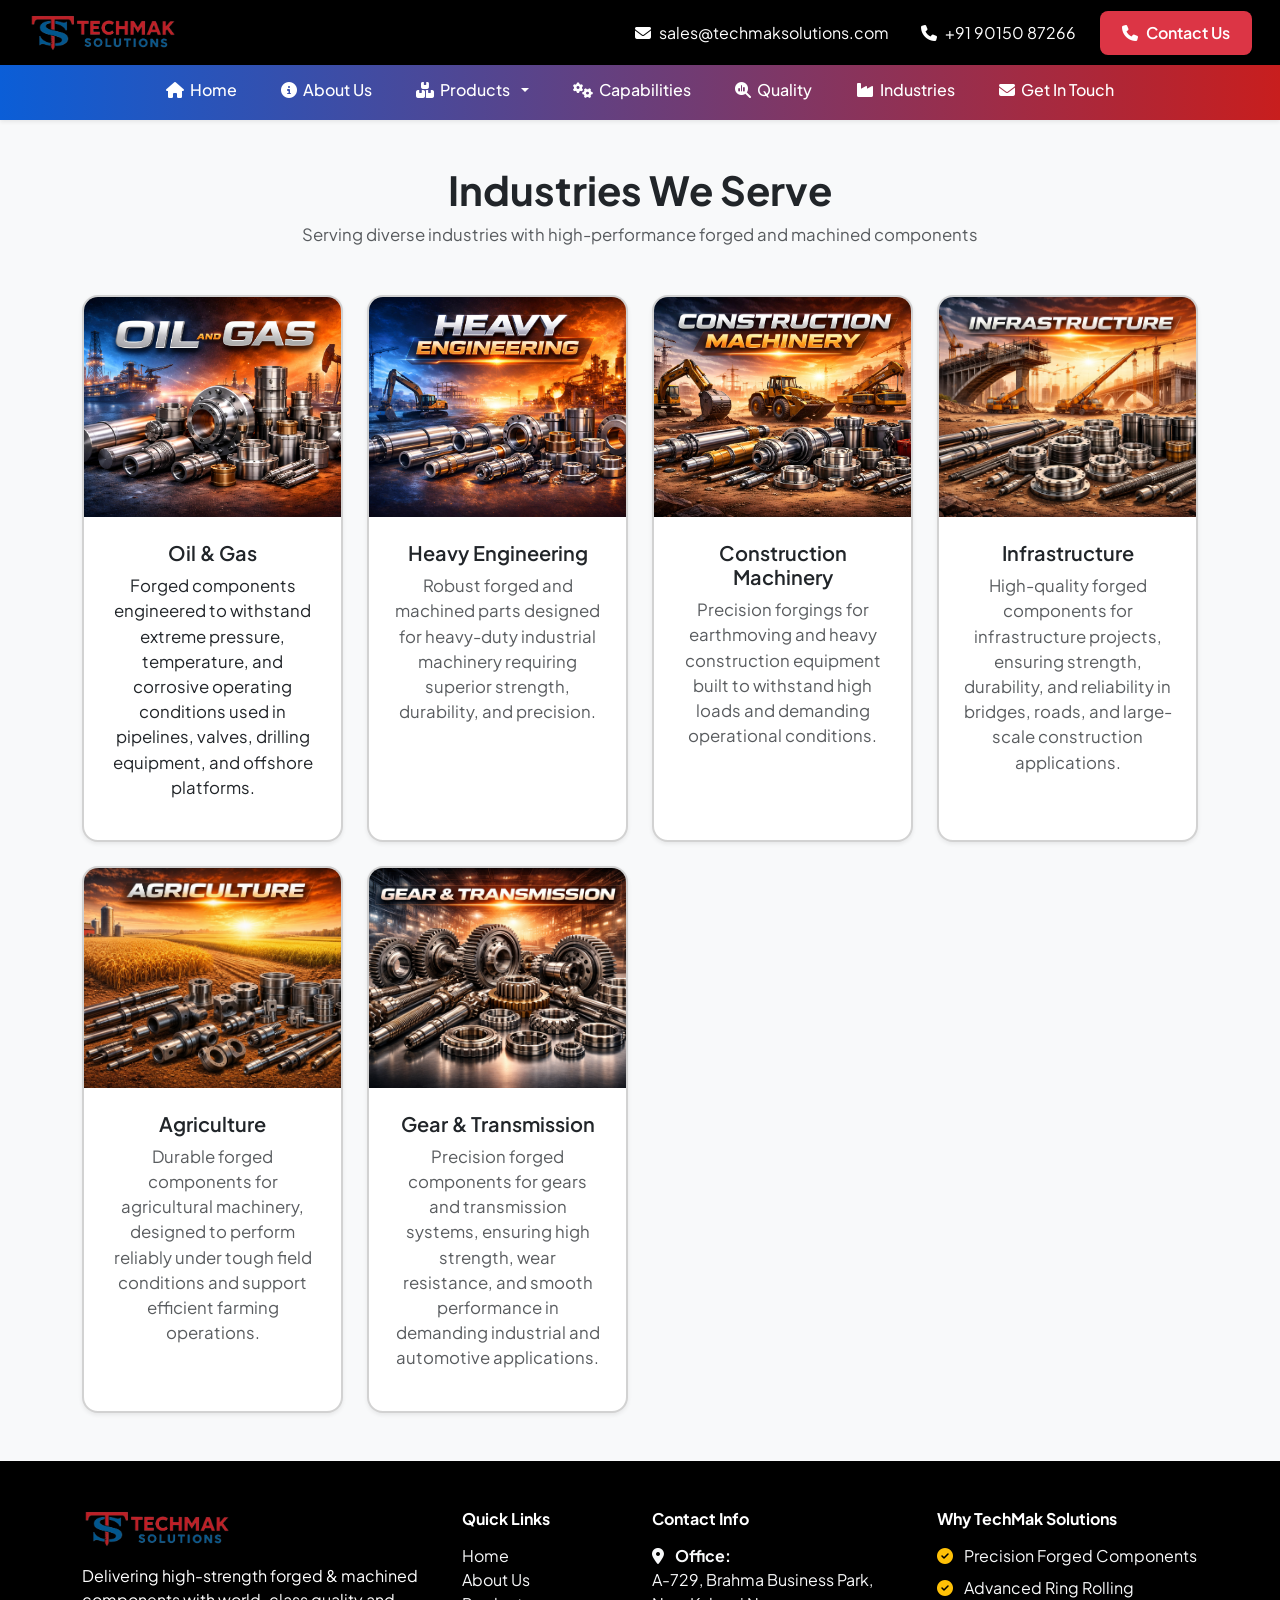
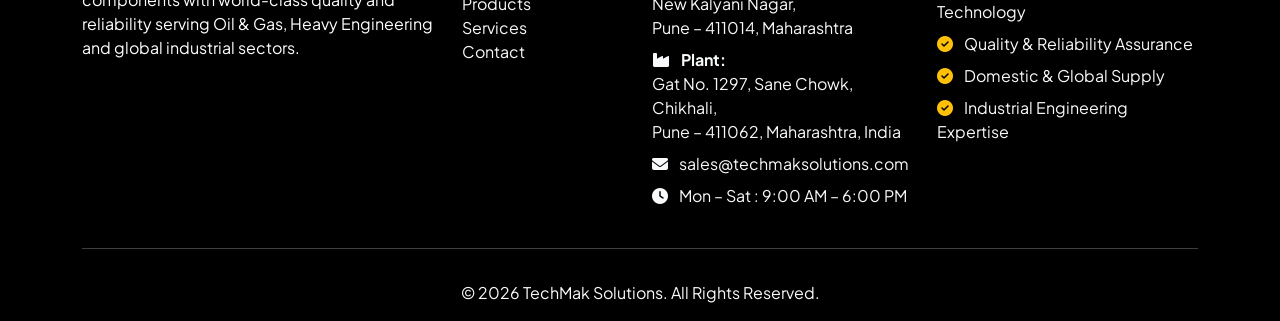
<file: industries.html>
<!DOCTYPE html>
<html lang="en">

<head>
    <meta charset="UTF-8">
    <meta name="viewport" content="width=device-width, initial-scale=1.0">

    <title>Tech Mak Solutions – High-Strength Forged & Machined Components with World-Class Quality</title>

    <!-- Favicon -->
    <link rel="icon" type="image/png" sizes="32x32" href="./images/favicon.png">

    <!-- Bootstrap CSS -->
    <link href="https://cdn.jsdelivr.net/npm/bootstrap@5.3.3/dist/css/bootstrap.min.css" rel="stylesheet">

    <!-- Font Awesome -->
    <link rel="stylesheet" href="https://cdnjs.cloudflare.com/ajax/libs/font-awesome/6.5.1/css/all.min.css">

    <!-- Google Font -->
    <link href="https://fonts.googleapis.com/css2?family=Nunito:wght@700&display=swap" rel="stylesheet">
    <link href="https://fonts.googleapis.com/css2?family=Plus+Jakarta+Sans:wght@300;400;500;600;700&display=swap"
        rel="stylesheet">
    <!-- Custom CSS -->
    <link rel="stylesheet" href="./style.css">
    <style>
        .premium-card {
            transition: all 0.3s ease;
        }

        .premium-card:hover {
            transform: translateY(-8px);
            box-shadow: 0 18px 40px rgba(0, 0, 0, 0.15);
        }

        .premium-card img {
            height: 220px;
            object-fit: cover;
        }
    </style>
</head>

<body>

    <!-- ================= TOP HEADER ================= -->
    <header id="topHeader" class="bg-black fixed-top">
        <div class="container-fluid">
            <nav class="navbar navbar-expand-lg navbar-dark">
                <a class="navbar-brand" href="./index.html">
                    <img src="./images/logo.png" alt="Logo" width="150" height="40">
                </a>

                <button id="navbarToggler" class="navbar-toggler" type="button" data-bs-toggle="collapse"
                    data-bs-target="#topNav" aria-controls="topNav" aria-expanded="false"
                    aria-label="Toggle navigation">
                    <i class="fa-solid fa-bars"></i>
                </button>

                <div class="collapse navbar-collapse justify-content-end" id="topNav">
                    <div class="navbar-nav text-center text-lg-start gap-2 gap-lg-3">
                        <a href="mailto:info@apexitsolution.in" class="nav-link text-white">
                            <i class="fa-solid fa-envelope"></i> sales@techmaksolutions.com
                        </a>
                        <!-- <a href="mailto:hr@apexitsolution.in" class="nav-link text-white">
                            <i class="fa-solid fa-envelope"></i> hr@teckmaksolution.com
                        </a> -->
                        <a href="tel:+918956889634" class="nav-link text-white">
                            <i class="fa-solid fa-phone"></i> +91 90150 87266
                        </a>
                        <!-- <a href="tel:+918010410293" class="nav-link text-white">
                            <i class="fa-solid fa-phone"></i> +91 XXXXX XXXXX
                        </a> -->
                        <a href="./contact.html" class="btn btn-danger">
                            <i class="fa-solid fa-phone"></i> Contact Us
                        </a>
                    </div>
                </div>
            </nav>
        </div>
    </header>

    <!-- Spacer for fixed header -->
    <div style="height:70px"></div>

    <!-- ================= BOTTOM NAVBAR ================= -->
    <header id="bottomHeader" class="bg-white shadow-sm">
        <div class="container">
            <nav class="navbar navbar-expand-lg navbar-light">
                <!-- Mobile Toggle Button -->
                <button class="navbar-toggler ms-auto" type="button" data-bs-toggle="collapse"
                    data-bs-target="#navbarNav" aria-controls="navbarNav" aria-expanded="false"
                    aria-label="Toggle navigation">
                    <span class="navbar-toggler-icon"></span>
                </button>

                <!-- Navbar Links -->
                <div class="collapse navbar-collapse justify-content-center" id="navbarNav">
                    <ul class="navbar-nav gap-2 gap-lg-3">

                        <!-- Home -->
                        <li class="nav-item">
                            <a class="nav-link text-white" href="index.html">
                                <i class="fa-solid fa-house"></i> Home
                            </a>
                        </li>

                        <!-- About Us -->
                        <li class="nav-item">
                            <a class="nav-link text-white" href="about-us.html">
                                <i class="fa-solid fa-info-circle"></i> About Us
                            </a>
                        </li>

                        <!-- Products (Dropdown) -->
                        <li class="nav-item dropdown">
                            <a class="nav-link dropdown-toggle text-white" href="products.html" id="productsDropdown"
                                role="button" data-bs-toggle="dropdown" aria-expanded="false">
                                <i class="fa-solid fa-boxes-stacked"></i> Products
                            </a>

                            <ul class="dropdown-menu">
                                <li>
                                    <a class="dropdown-item" href="./products/closed-die-forging.html">
                                        Closed Die Forging
                                    </a>
                                </li>
                                <li>
                                    <a class="dropdown-item" href="./products/open-die-forging.html">
                                        Open Die Forging
                                    </a>
                                </li>
                                <li>
                                    <a class="dropdown-item" href="./products/ring-rolling.html">
                                        Ring Rolling Components
                                    </a>
                                </li>
                                <li>
                                    <a class="dropdown-item" href="./products/machined-components.html">
                                        Machined Components
                                    </a>
                                </li>
                                <!-- <li>
                                    <a class="dropdown-item" href="./products/Oil-gas-sector-components.html">
                                        Oil & Gas Sector Components
                                    </a>
                                </li> -->

                                <!-- <li>
                                    <a class="dropdown-item" href="./products/material-grades.html">
                                        Material Grades
                                    </a>
                                </li> -->
                            </ul>
                        </li>


                        <!-- capabilities -->
                        <li class="nav-item">
                            <a class="nav-link text-white" href="capabilities.html">
                                <i class="fa-solid fa-cogs"></i> Capabilities
                            </a>
                        </li>
                        <!-- Quality -->
                        <li class="nav-item">
                            <a class="nav-link text-white" href="quality.html">
                                <i class="fa-solid fa-magnifying-glass-chart"></i> Quality
                            </a>
                        </li>



                        <!-- Industries -->
                        <li class="nav-item">
                            <a class="nav-link text-white" href="industries.html">
                                <i class="fa-solid fa-industry"></i> Industries
                            </a>
                        </li>

                        <!-- Contact / Get In Touch -->
                        <li class="nav-item">
                            <a class="nav-link text-white" href="contact.html">
                                <i class="fa-solid fa-envelope"></i> Get In Touch
                            </a>
                        </li>



                    </ul>
                </div>

            </nav>
        </div>
    </header>
    <section class="py-5 bg-light mt-5">
        <div class="container">

            <!-- Section Header -->
            <div class="text-center mb-5">
                <h2 class="fw-bold display-6">Industries We Serve</h2>
                <p class="text-muted mt-2">
                    Serving diverse industries with high-performance forged and machined components
                </p>
            </div>

            <div class="row g-4">

                <!-- Oil & Gas -->
                <div class="col-lg-3 col-md-6">
                    <div class="card border-2 shadow-sm rounded-4 h-100 text-center overflow-hidden premium-card">
                        <img src="./images/industries/Oil-Gas.jpeg" class="card-img-top" alt="Oil & Gas">
                        <div class="card-body p-4">
                            <h5 class="fw-semibold">Oil & Gas</h5>
                            <p class="text-dark">
                                Forged components engineered to withstand extreme pressure,
                                temperature, and corrosive operating conditions used in pipelines,
                                valves, drilling equipment, and offshore platforms.
                            </p>
                        </div>
                    </div>
                </div>

                <!-- Petrochemical -->
                <!-- <div class="col-lg-3 col-md-6">
                    <div class="card border-2 shadow-sm rounded-4 h-100 text-center overflow-hidden premium-card">
                        <img src="./images/industries/Petrochemical.jpeg" class="card-img-top" alt="Petrochemical">
                        <div class="card-body p-4">
                            <h5 class="fw-semibold">Petrochemical</h5>
                            <p class="text-muted">
                                Precision forgings for reactors, pipelines, and processing systems
                                designed to handle aggressive chemicals, high temperatures, and
                                continuous industrial operations.
                            </p>
                        </div>
                    </div>
                </div> -->

                <!-- Power Generation -->
                <!-- <div class="col-lg-3 col-md-6">
                    <div class="card border-2 shadow-sm rounded-4 h-100 text-center overflow-hidden premium-card">
                        <img src="./images/industries/Power-Generation.jpeg" class="card-img-top"
                            alt="Power Generation">
                        <div class="card-body p-4">
                            <h5 class="fw-semibold">Power Generation</h5>
                            <p class="text-muted">
                                High-strength forged components supporting thermal, renewable,
                                and nuclear power plants with durability and resistance to
                                high pressure and temperatures.
                            </p>
                        </div>
                    </div>
                </div> -->

                <!-- Heavy Engineering -->
                <div class="col-lg-3 col-md-6">
                    <div class="card border-2 shadow-sm rounded-4 h-100 text-center overflow-hidden premium-card">
                        <img src="./images/industries/Heavy-Engineering.jpeg" class="card-img-top"
                            alt="Heavy Engineering">
                        <div class="card-body p-4">
                            <h5 class="fw-semibold">Heavy Engineering</h5>
                            <p class="text-muted">
                                Robust forged and machined parts designed for heavy-duty
                                industrial machinery requiring superior strength,
                                durability, and precision.
                            </p>
                        </div>
                    </div>
                </div>

                <!-- Mining -->
                <!-- <div class="col-lg-3 col-md-6">
                    <div class="card border-2 shadow-sm rounded-4 h-100 text-center overflow-hidden premium-card">
                        <img src="./images/industries/Mining.jpeg" class="card-img-top" alt="Mining">
                        <div class="card-body p-4">
                            <h5 class="fw-semibold">Mining</h5>
                            <p class="text-muted">
                                Wear-resistant forged components designed to perform
                                reliably under extreme loads, abrasion, and harsh
                                mining environments.
                            </p>
                        </div>
                    </div>
                </div> -->

                <!-- Construction Machinery -->
                <div class="col-lg-3 col-md-6">
                    <div class="card border-2 shadow-sm rounded-4 h-100 text-center overflow-hidden premium-card">
                        <img src="./images/industries/Construction-Machinery.jpeg" class="card-img-top"
                            alt="Construction Machinery">
                        <div class="card-body p-4">
                            <h5 class="fw-semibold">Construction Machinery</h5>
                            <p class="text-muted">
                                Precision forgings for earthmoving and heavy construction
                                equipment built to withstand high loads and demanding
                                operational conditions.
                            </p>
                        </div>
                    </div>
                </div>

                <!-- Infrastructure -->
                <div class="col-lg-3 col-md-6">
                    <div class="card border-2 shadow-sm rounded-4 h-100 text-center overflow-hidden premium-card">
                        <img src="./images/Infrastructure.jpeg" class="card-img-top" alt="Infrastructure">
                        <div class="card-body p-4">
                            <h5 class="fw-semibold">Infrastructure</h5>
                            <p class="text-muted">
                                High-quality forged components for infrastructure projects,
                                ensuring strength, durability, and reliability in bridges,
                                roads, and large-scale construction applications.
                            </p>
                        </div>
                    </div>
                </div>

                <!-- Agriculture -->
                <div class="col-lg-3 col-md-6">
                    <div class="card border-2 shadow-sm rounded-4 h-100 text-center overflow-hidden premium-card">
                        <img src="./images/Agriculture.jpeg" class="card-img-top" alt="Agriculture">
                        <div class="card-body p-4">
                            <h5 class="fw-semibold">Agriculture</h5>
                            <p class="text-muted">
                                Durable forged components for agricultural machinery,
                                designed to perform reliably under tough field conditions
                                and support efficient farming operations.
                            </p>
                        </div>
                    </div>
                </div>

                <!-- Gear & Transmission -->
                <div class="col-lg-3 col-md-6">
                    <div class="card border-2 shadow-sm rounded-4 h-100 text-center overflow-hidden premium-card">
                        <img src="./images/Gear-Transmission.jpeg" class="card-img-top" alt="Gear & Transmission">
                        <div class="card-body p-4">
                            <h5 class="fw-semibold">Gear & Transmission</h5>
                            <p class="text-muted">
                                Precision forged components for gears and transmission systems,
                                ensuring high strength, wear resistance, and smooth performance
                                in demanding industrial and automotive applications.
                            </p>
                        </div>
                    </div>
                </div>

                <!-- Marine Engineering -->
                <!-- <div class="col-lg-3 col-md-6">
                    <div class="card border-2 shadow-sm rounded-4 h-100 text-center overflow-hidden premium-card">
                        <img src="./images/industries/Marine-Engineering.jpeg" class="card-img-top"
                            alt="Marine Engineering">
                        <div class="card-body p-4">
                            <h5 class="fw-semibold">Marine Engineering</h5>
                            <p class="text-muted">
                                Corrosion-resistant forged components for shipbuilding,
                                offshore platforms, and marine systems designed to
                                withstand harsh sea environments.
                            </p>
                        </div>
                    </div>
                </div> -->

            </div>
        </div>
    </section>

















    <footer class="bg-black text-light pt-5">
        <div class="container">

            <div class="row">

                <!-- About Company -->
                <div class="col-lg-4 col-md-6 mb-4">
                    <div class="d-flex align-items-center mb-3">
                        <img src="./images/logo.png" alt="TechMak Solutions Logo" style="width:150px;height:auto;"
                            class="me-2">
                        <!-- <h5 class="fw-bold text-white mb-0">
                            TechMak Solutions
                        </h5> -->
                    </div>

                    <p class="text-white">
                        Delivering high-strength forged & machined components with
                        world-class quality and reliability serving Oil & Gas,
                        Heavy Engineering and global industrial sectors.
                    </p>
                </div>


                <!-- Quick Links -->
                <div class="col-lg-2 col-md-6 mb-4">
                    <h6 class="fw-bold text-white mb-3">Quick Links</h6>
                    <ul class="list-unstyled">
                        <li><a href="./index.html" class="text-light text-decoration-none">Home</a></li>
                        <li><a href="./about-us.html" class="text-light text-decoration-none">About Us</a></li>
                        <li><a href="./products/closed-die-forging.html"
                                class="text-light text-decoration-none">Products</a></li>
                        <li><a href="./quality.html" class="text-light text-decoration-none">Services</a></li>
                        <li><a href="./contact.html" class="text-light text-decoration-none">Contact</a></li>
                    </ul>
                </div>

                <!-- Contact Info -->
                <div class="col-lg-3 col-md-6 mb-4">
                    <h6 class="fw-bold text-white mb-3">Contact Info</h6>

                    <p class="mb-2">
                        <i class="fa-solid fa-location-dot me-2"></i>
                        <strong>Office:</strong><br>
                        A-729, Brahma Business Park,<br>
                        New Kalyani Nagar,<br>
                        Pune – 411014, Maharashtra
                    </p>

                    <p class="mb-2">
                        <i class="fa-solid fa-industry me-2"></i>
                        <strong>Plant:</strong><br>
                        Gat No. 1297, Sane Chowk, Chikhali,<br>
                        Pune – 411062, Maharashtra, India
                    </p>
                    <p class="mb-2">
                        <i class="fa-solid fa-envelope me-2"></i>
                        sales@techmaksolutions.com
                    </p>

                    <p class="mb-0">
                        <i class="fa-solid fa-clock me-2"></i>
                        Mon – Sat : 9:00 AM – 6:00 PM
                    </p>
                </div>

                <!-- Why TechMak Solutions -->
                <div class="col-lg-3 col-md-6 mb-4">
                    <h6 class="fw-bold text-white mb-3">Why TechMak Solutions</h6>

                    <ul class="list-unstyled text-light">

                        <li class="mb-2">
                            <i class="fa-solid fa-circle-check text-warning me-2"></i>
                            Precision Forged Components
                        </li>

                        <li class="mb-2">
                            <i class="fa-solid fa-circle-check text-warning me-2"></i>
                            Advanced Ring Rolling Technology
                        </li>

                        <li class="mb-2">
                            <i class="fa-solid fa-circle-check text-warning me-2"></i>
                            Quality & Reliability Assurance
                        </li>

                        <li class="mb-2">
                            <i class="fa-solid fa-circle-check text-warning me-2"></i>
                            Domestic & Global Supply
                        </li>

                        <li class="mb-0">
                            <i class="fa-solid fa-circle-check text-warning me-2"></i>
                            Industrial Engineering Expertise
                        </li>

                    </ul>
                </div>

            </div>

            <hr class="border-light">

            <!-- Footer Bottom -->
            <div class="row">
                <div class="col-12 text-center py-3">
                    © 2026 TechMak Solutions. All Rights Reserved.
                </div>
            </div>

        </div>
    </footer>
    <!-- ================= BOOTSTRAP JS ================= -->
    <script src="https://cdn.jsdelivr.net/npm/bootstrap@5.3.3/dist/js/bootstrap.bundle.min.js"></script>

    <!-- Toggle icon change -->
    <script>
        document.addEventListener('shown.bs.collapse', function (e) {
            if (e.target.id === 'topNav') {
                document.querySelector('#navbarToggler i')
                    .classList.replace('fa-bars', 'fa-times');
            }
        });

        document.addEventListener('hidden.bs.collapse', function (e) {
            if (e.target.id === 'topNav') {
                document.querySelector('#navbarToggler i')
                    .classList.replace('fa-times', 'fa-bars');
            }
        });
    </script>

</body>

</html>
</file>
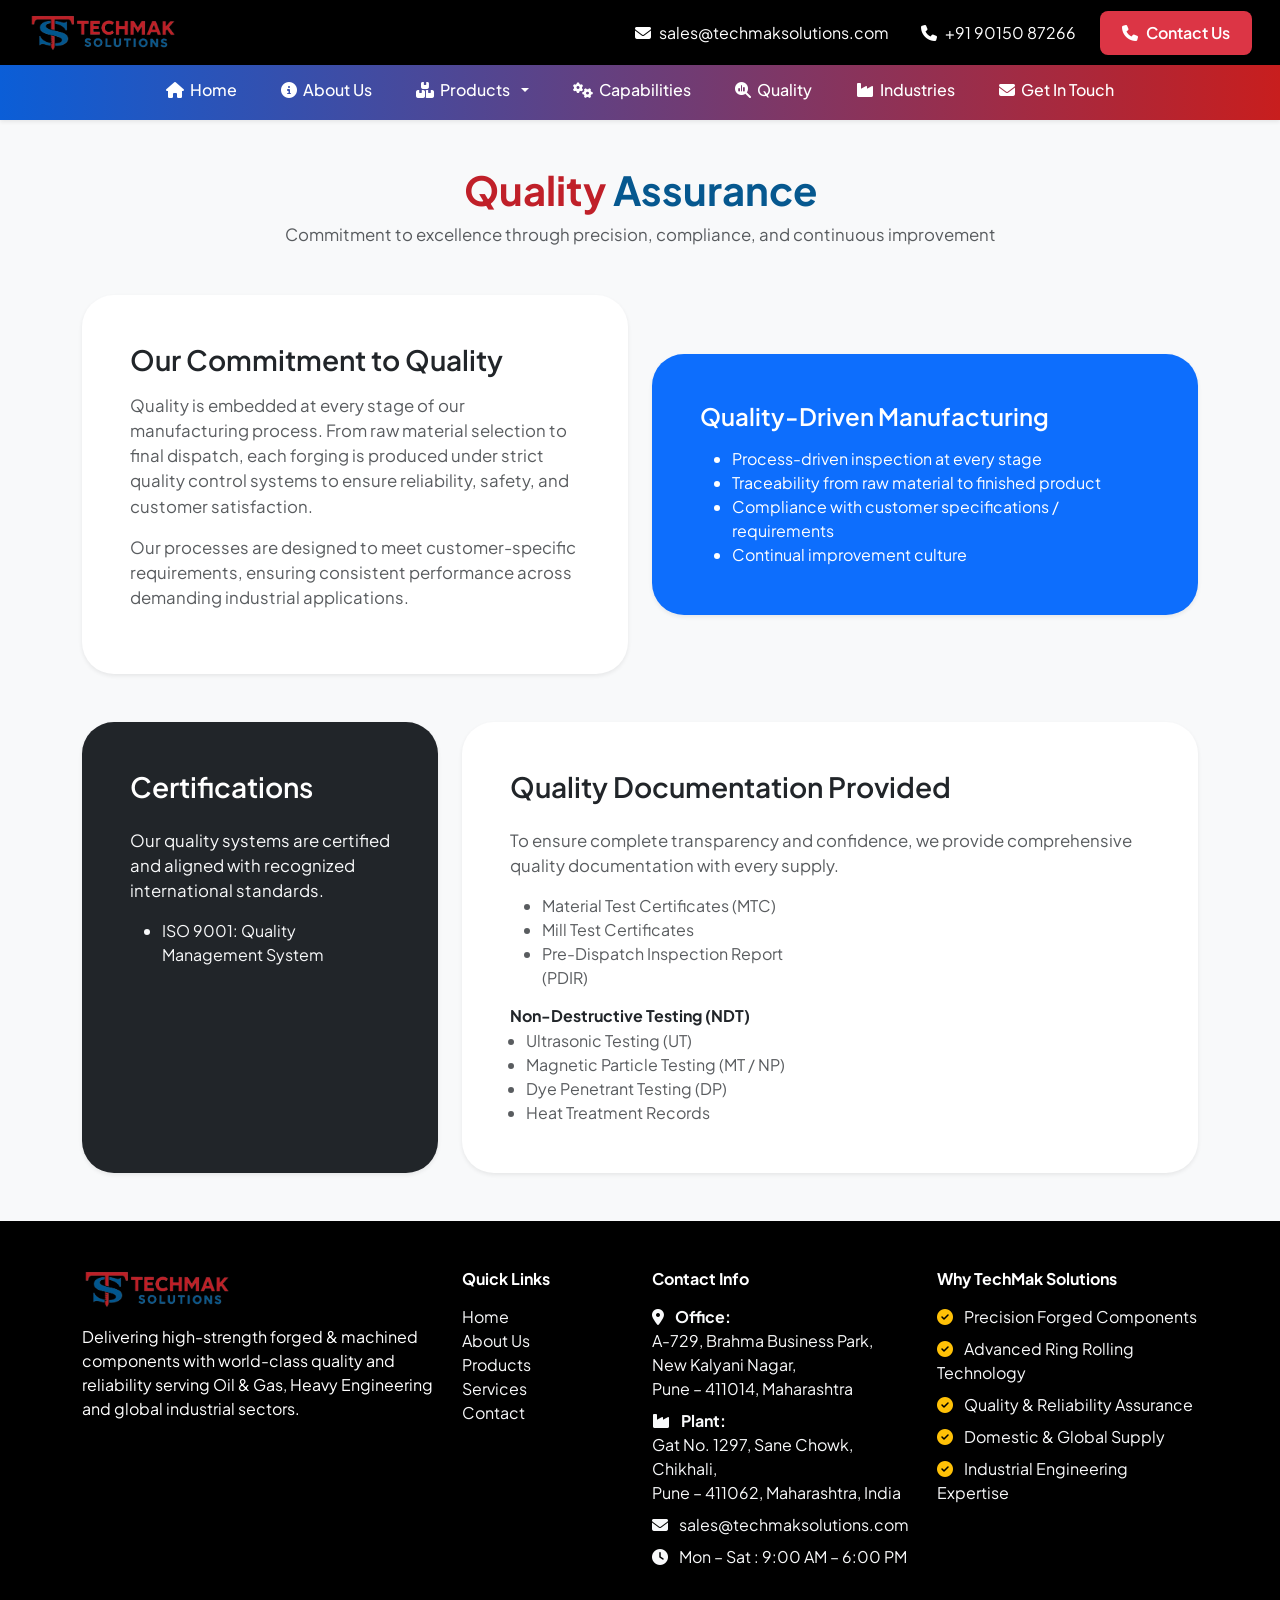
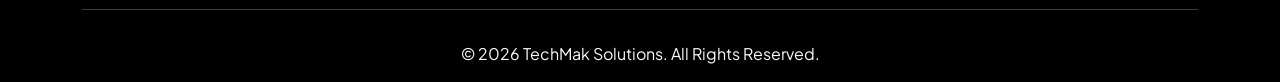
<file: quality.html>
<!DOCTYPE html>
<html lang="en">

<head>
    <meta charset="UTF-8">
    <meta name="viewport" content="width=device-width, initial-scale=1.0">

    <title>Tech Mak Solutions – High-Strength Forged & Machined Components with World-Class Quality</title>

    <!-- Favicon -->
    <link rel="icon" type="image/png" sizes="32x32" href="./images/favicon.png">

    <!-- Bootstrap CSS -->
    <link href="https://cdn.jsdelivr.net/npm/bootstrap@5.3.3/dist/css/bootstrap.min.css" rel="stylesheet">

    <!-- Font Awesome -->
    <link rel="stylesheet" href="https://cdnjs.cloudflare.com/ajax/libs/font-awesome/6.5.1/css/all.min.css">

    <!-- Google Font -->
    <link href="https://fonts.googleapis.com/css2?family=Nunito:wght@700&display=swap" rel="stylesheet">
    <link href="https://fonts.googleapis.com/css2?family=Plus+Jakarta+Sans:wght@300;400;500;600;700&display=swap"
        rel="stylesheet">
    <!-- Custom CSS -->
    <link rel="stylesheet" href="./style.css">
</head>

<body>

    <!-- ================= TOP HEADER ================= -->
    <header id="topHeader" class="bg-black fixed-top">
        <div class="container-fluid">
            <nav class="navbar navbar-expand-lg navbar-dark">
                <a class="navbar-brand" href="./index.html">
                    <img src="./images/logo.png" alt="Logo" width="150" height="40">
                </a>

                <button id="navbarToggler" class="navbar-toggler" type="button" data-bs-toggle="collapse"
                    data-bs-target="#topNav" aria-controls="topNav" aria-expanded="false"
                    aria-label="Toggle navigation">
                    <i class="fa-solid fa-bars"></i>
                </button>

                <div class="collapse navbar-collapse justify-content-end" id="topNav">
                    <div class="navbar-nav text-center text-lg-start gap-2 gap-lg-3">
                        <a href="mailto:info@apexitsolution.in" class="nav-link text-white">
                            <i class="fa-solid fa-envelope"></i> sales@techmaksolutions.com
                        </a>
                        <!-- <a href="mailto:hr@apexitsolution.in" class="nav-link text-white">
                            <i class="fa-solid fa-envelope"></i> hr@teckmaksolution.com
                        </a> -->
                        <a href="tel:+918956889634" class="nav-link text-white">
                            <i class="fa-solid fa-phone"></i> +91 90150 87266
                        </a>
                        <!-- <a href="tel:+918010410293" class="nav-link text-white">
                            <i class="fa-solid fa-phone"></i> +91 XXXXX XXXXX
                        </a> -->
                        <a href="./contact.html" class="btn btn-danger">
                            <i class="fa-solid fa-phone"></i> Contact Us
                        </a>
                    </div>
                </div>
            </nav>
        </div>
    </header>

    <!-- Spacer for fixed header -->
    <div style="height:70px"></div>

    <!-- ================= BOTTOM NAVBAR ================= -->
    <header id="bottomHeader" class="bg-white shadow-sm">
        <div class="container">
            <nav class="navbar navbar-expand-lg navbar-light">
                <!-- Mobile Toggle Button -->
                <button class="navbar-toggler ms-auto" type="button" data-bs-toggle="collapse"
                    data-bs-target="#navbarNav" aria-controls="navbarNav" aria-expanded="false"
                    aria-label="Toggle navigation">
                    <span class="navbar-toggler-icon"></span>
                </button>

                <!-- Navbar Links -->
                <div class="collapse navbar-collapse justify-content-center" id="navbarNav">
                    <ul class="navbar-nav gap-2 gap-lg-3">

                        <!-- Home -->
                        <li class="nav-item">
                            <a class="nav-link text-white" href="index.html">
                                <i class="fa-solid fa-house"></i> Home
                            </a>
                        </li>

                        <!-- About Us -->
                        <li class="nav-item">
                            <a class="nav-link text-white" href="about-us.html">
                                <i class="fa-solid fa-info-circle"></i> About Us
                            </a>
                        </li>

                        <!-- Products (Dropdown) -->
                        <li class="nav-item dropdown">
                            <a class="nav-link dropdown-toggle text-white" href="products.html" id="productsDropdown"
                                role="button" data-bs-toggle="dropdown" aria-expanded="false">
                                <i class="fa-solid fa-boxes-stacked"></i> Products
                            </a>

                            <ul class="dropdown-menu">
                                <li>
                                    <a class="dropdown-item" href="./products/closed-die-forging.html">
                                        Closed Die Forging
                                    </a>
                                </li>
                                <li>
                                    <a class="dropdown-item" href="./products/open-die-forging.html">
                                        Open Die Forging
                                    </a>
                                </li>
                                <li>
                                    <a class="dropdown-item" href="./products/ring-rolling.html">
                                        Ring Rolling Components
                                    </a>
                                </li>
                                <li>
                                    <a class="dropdown-item" href="./products/machined-components.html">
                                        Machined Components
                                    </a>
                                </li>
                                <!-- <li>
                                    <a class="dropdown-item" href="./products/Oil-gas-sector-components.html">
                                        Oil & Gas Sector Components
                                    </a>
                                </li> -->

                                <!-- <li>
                                    <a class="dropdown-item" href="./products/material-grades.html">
                                        Material Grades
                                    </a>
                                </li> -->
                            </ul>
                        </li>


                        <!-- capabilities -->
                        <li class="nav-item">
                            <a class="nav-link text-white" href="capabilities.html">
                                <i class="fa-solid fa-cogs"></i> Capabilities
                            </a>
                        </li>
                        <!-- Quality -->
                        <li class="nav-item">
                            <a class="nav-link text-white" href="quality.html">
                                <i class="fa-solid fa-magnifying-glass-chart"></i> Quality
                            </a>
                        </li>



                        <!-- Industries -->
                        <li class="nav-item">
                            <a class="nav-link text-white" href="industries.html">
                                <i class="fa-solid fa-industry"></i> Industries
                            </a>
                        </li>

                        <!-- Contact / Get In Touch -->
                        <li class="nav-item">
                            <a class="nav-link text-white" href="contact.html">
                                <i class="fa-solid fa-envelope"></i> Get In Touch
                            </a>
                        </li>



                    </ul>
                </div>

            </nav>
        </div>
    </header>

    <section class="py-5 bg-light mt-5">
        <div class="container">

            <!-- Header -->
            <div class="text-center mb-5">
                <h2 class="fw-bold display-6" style="color: #C02029;">Quality <span
                        style="color: #06588F;">Assurance</span> </h2>
                <p class="text-muted mt-2">
                    Commitment to excellence through precision, compliance, and continuous improvement
                </p>
            </div>

            <!-- Quality Commitment -->
            <div class="row align-items-center mb-5">
                <div class="col-lg-6 mb-4 mb-lg-0">
                    <div class="bg-white p-5 rounded-5 shadow-sm">
                        <h3 class="fw-semibold mb-3">Our Commitment to Quality</h3>
                        <p class="text-muted mb-0">
                            Quality is embedded at every stage of our manufacturing process.
                            From raw material selection to final dispatch, each forging is
                            produced under strict quality control systems to ensure
                            reliability, safety, and customer satisfaction.
                        </p>
                        <p class="text-muted mt-3">
                            Our processes are designed to meet customer-specific requirements, ensuring consistent
                            performance across demanding industrial applications.

                        </p>
                    </div>
                </div>

                <!-- Visual Highlight -->
                <div class="col-lg-6">
                    <div class="bg-primary text-white p-5 rounded-5 shadow-sm h-100">
                        <h4 class="fw-semibold mb-3">Quality-Driven Manufacturing</h4>
                        <ul class="mb-0">
                            <li>Process-driven inspection at every stage</li>
                            <li>Traceability from raw material to finished product</li>
                            <li>Compliance with customer specifications / requirements</li>
                            <li>Continual improvement culture</li>
                        </ul>
                    </div>
                </div>
            </div>

            <!-- Documentation & Certifications -->
            <div class="row g-4">



                <!-- Certifications -->
                <div class="col-lg-4">
                    <div class="bg-dark text-white p-5 rounded-5 shadow-sm h-100">
                        <h3 class="fw-semibold mb-4">Certifications</h3>
                        <p class="text-light">
                            Our quality systems are certified and aligned with recognized
                            international standards.
                        </p>
                        <ul class="text-light mb-0">
                            <li>ISO 9001: Quality Management System</li>
                            <!-- <li>Other customer-specific certifications on request</li> -->
                        </ul>
                    </div>
                </div>
                <!-- Quality Documentation -->
                <div class="col-lg-8">
                    <div class="bg-white p-5 rounded-5 shadow-sm h-100">
                        <h3 class="fw-semibold mb-4">Quality Documentation Provided</h3>
                        <p class="text-muted">
                            To ensure complete transparency and confidence, we provide
                            comprehensive quality documentation with every supply.
                        </p>

                        <div class="row">
                            <div class="col-md-6">
                                <ul class="text-muted">
                                    <li>Material Test Certificates (MTC)</li>
                                    <li>Mill Test Certificates</li>
                                    <li>Pre-Dispatch Inspection Report (PDIR)</li>

                                </ul>
                            </div>

                            <div>
                                <h6 class="fw-bold mb-1">Non-Destructive Testing (NDT)</h6>
                                <ul class="mb-0 text-muted ps-3">
                                    <li>Ultrasonic Testing (UT)</li>
                                    <li>Magnetic Particle Testing (MT / NP)</li>
                                    <li>Dye Penetrant Testing (DP)</li>
                                    <li>Heat Treatment Records</li>
                                </ul>
                            </div>

                        </div>
                    </div>
                </div>

            </div>
        </div>
    </section>


















    <footer class="bg-black text-light pt-5">
        <div class="container">

            <div class="row">

                <!-- About Company -->
                <div class="col-lg-4 col-md-6 mb-4">
                    <div class="d-flex align-items-center mb-3">
                        <img src="./images/logo.png" alt="TechMak Solutions Logo" style="width:150px;height:auto;"
                            class="me-2">
                        <!-- <h5 class="fw-bold text-white mb-0">
                            TechMak Solutions
                        </h5> -->
                    </div>

                    <p class="text-white">
                        Delivering high-strength forged & machined components with
                        world-class quality and reliability serving Oil & Gas,
                        Heavy Engineering and global industrial sectors.
                    </p>
                </div>


                <!-- Quick Links -->
                <div class="col-lg-2 col-md-6 mb-4">
                    <h6 class="fw-bold text-white mb-3">Quick Links</h6>
                    <ul class="list-unstyled">
                        <li><a href="./index.html" class="text-light text-decoration-none">Home</a>
                        </li>
                        <li><a href="./about-us.html" class="text-light text-decoration-none">About
                                Us</a></li>
                        <li><a href="./products/closed-die-forging.html"
                                class="text-light text-decoration-none">Products</a></li>
                        <li><a href="./quality.html" class="text-light text-decoration-none">Services</a></li>
                        <li><a href="./contact.html" class="text-light text-decoration-none">Contact</a></li>
                    </ul>
                </div>

                <!-- Contact Info -->
                <div class="col-lg-3 col-md-6 mb-4">
                    <h6 class="fw-bold text-white mb-3">Contact Info</h6>

                    <p class="mb-2">
                        <i class="fa-solid fa-location-dot me-2"></i>
                        <strong>Office:</strong><br>
                        A-729, Brahma Business Park,<br>
                        New Kalyani Nagar,<br>
                        Pune – 411014, Maharashtra
                    </p>

                    <p class="mb-2">
                        <i class="fa-solid fa-industry me-2"></i>
                        <strong>Plant:</strong><br>
                        Gat No. 1297, Sane Chowk, Chikhali,<br>
                        Pune – 411062, Maharashtra, India
                    </p>
                    <p class="mb-2">
                        <i class="fa-solid fa-envelope me-2"></i>
                        sales@techmaksolutions.com
                    </p>

                    <p class="mb-0">
                        <i class="fa-solid fa-clock me-2"></i>
                        Mon – Sat : 9:00 AM – 6:00 PM
                    </p>
                </div>

                <!-- Why TechMak Solutions -->
                <div class="col-lg-3 col-md-6 mb-4">
                    <h6 class="fw-bold text-white mb-3">Why TechMak Solutions</h6>

                    <ul class="list-unstyled text-light">

                        <li class="mb-2">
                            <i class="fa-solid fa-circle-check text-warning me-2"></i>
                            Precision Forged Components
                        </li>

                        <li class="mb-2">
                            <i class="fa-solid fa-circle-check text-warning me-2"></i>
                            Advanced Ring Rolling Technology
                        </li>

                        <li class="mb-2">
                            <i class="fa-solid fa-circle-check text-warning me-2"></i>
                            Quality & Reliability Assurance
                        </li>

                        <li class="mb-2">
                            <i class="fa-solid fa-circle-check text-warning me-2"></i>
                            Domestic & Global Supply
                        </li>

                        <li class="mb-0">
                            <i class="fa-solid fa-circle-check text-warning me-2"></i>
                            Industrial Engineering Expertise
                        </li>

                    </ul>
                </div>

            </div>

            <hr class="border-light">

            <!-- Footer Bottom -->
            <div class="row">
                <div class="col-12 text-center py-3">
                    © 2026 TechMak Solutions. All Rights Reserved.
                </div>
            </div>

        </div>
    </footer>

    <!-- ================= BOOTSTRAP JS ================= -->
    <script src="https://cdn.jsdelivr.net/npm/bootstrap@5.3.3/dist/js/bootstrap.bundle.min.js"></script>

    <!-- Toggle icon change -->
    <script>
        document.addEventListener('shown.bs.collapse', function (e) {
            if (e.target.id === 'topNav') {
                document.querySelector('#navbarToggler i')
                    .classList.replace('fa-bars', 'fa-times');
            }
        });

        document.addEventListener('hidden.bs.collapse', function (e) {
            if (e.target.id === 'topNav') {
                document.querySelector('#navbarToggler i')
                    .classList.replace('fa-times', 'fa-bars');
            }
        });
    </script>

</body>

</html>
</file>
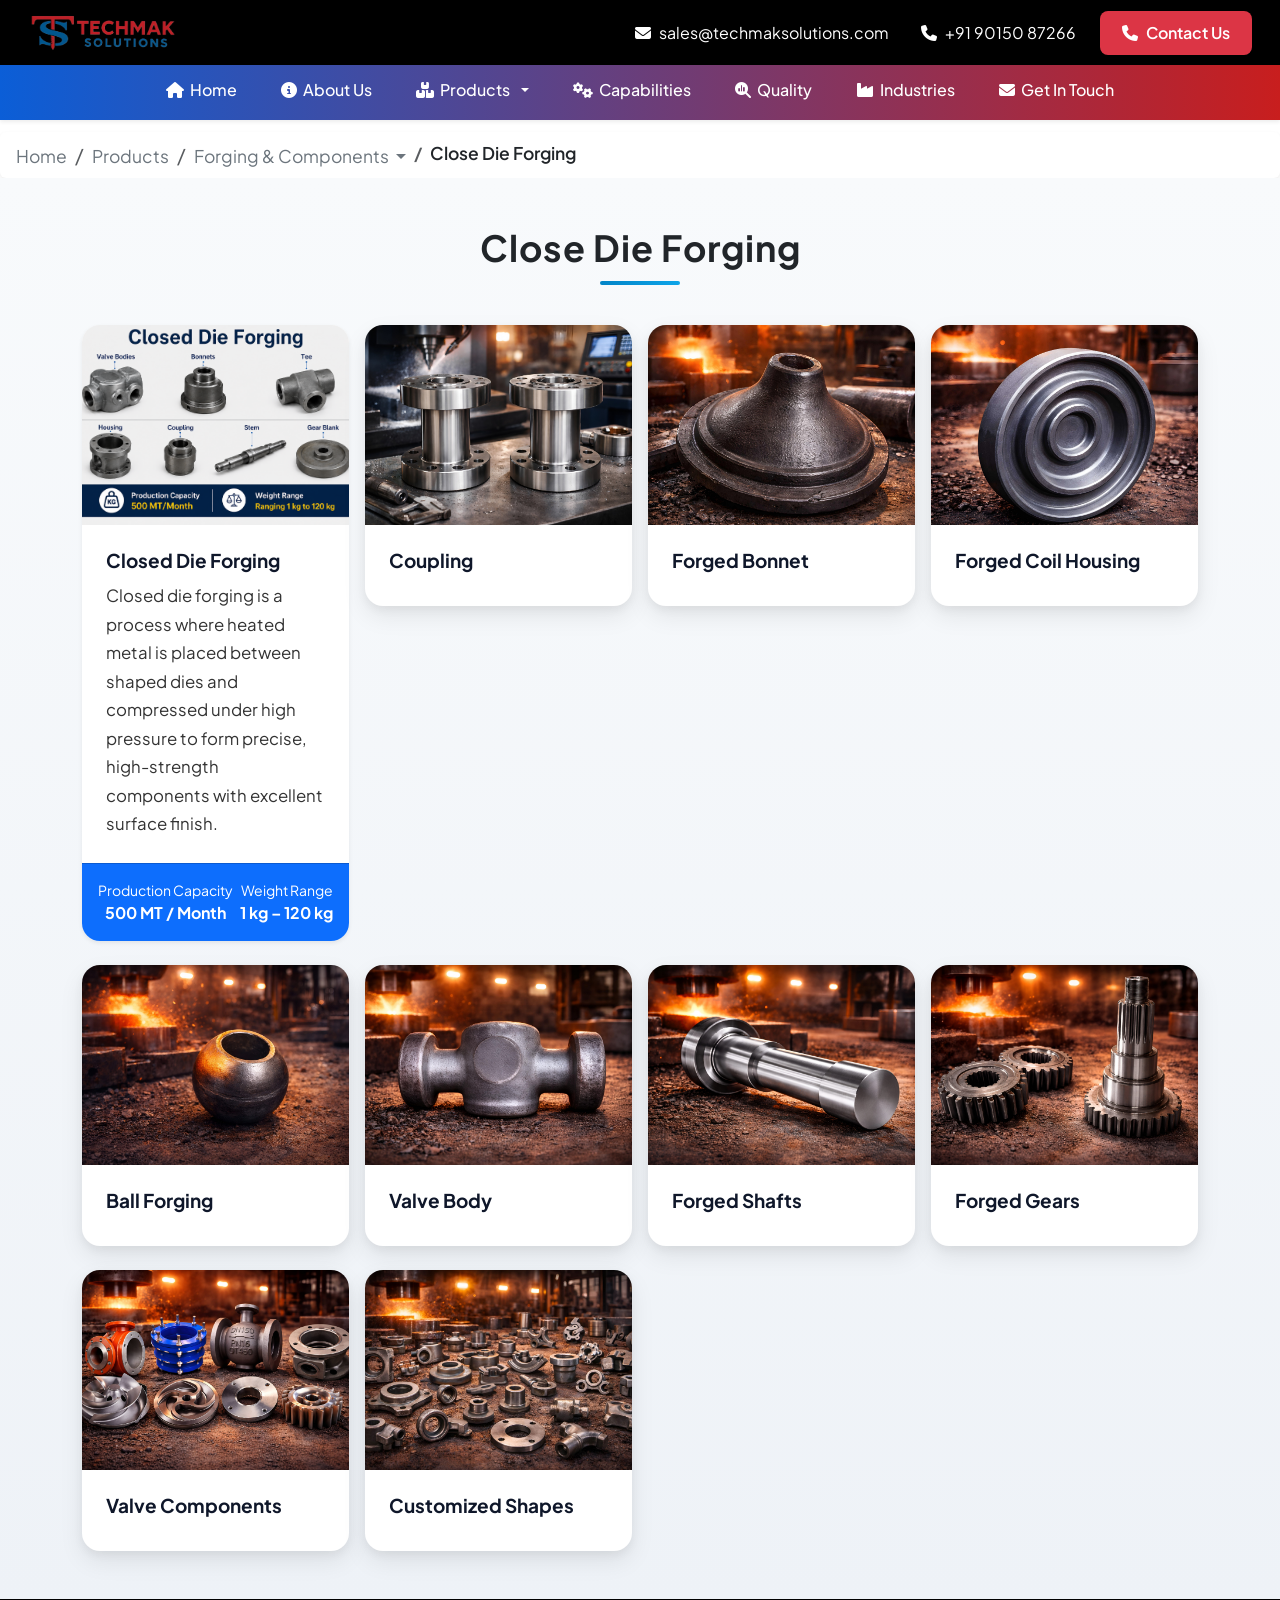
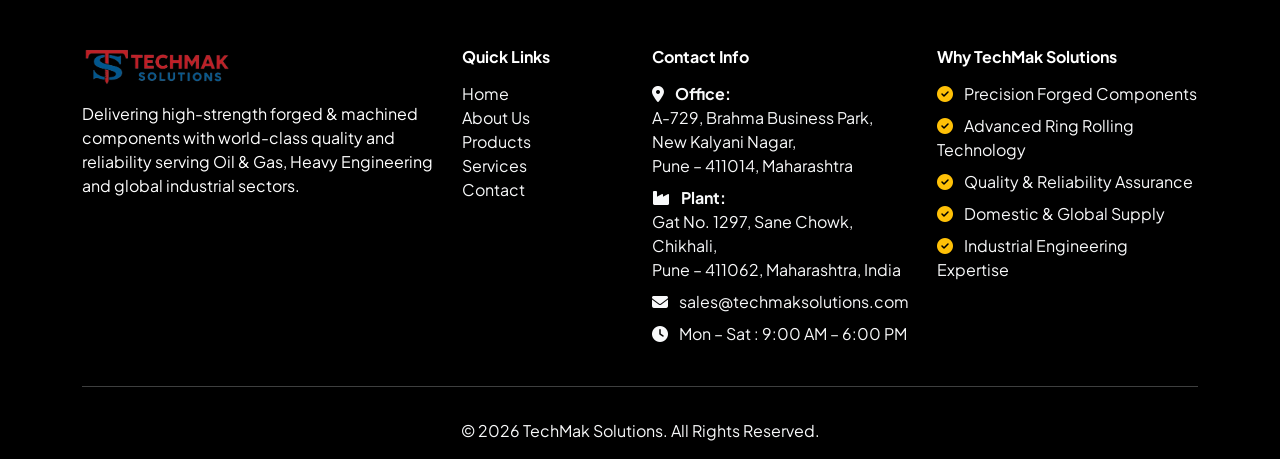
<file: products/closed-die-forging.html>
<head>
    <meta charset="UTF-8">
    <meta name="viewport" content="width=device-width, initial-scale=1.0">

    <title>Tech Mak Solutions – High-Strength Forged & Machined Components with World-Class Quality</title>

    <!-- Favicon -->
    <link rel="icon" type="image/png" sizes="32x32" href="./images/favicon.png">

    <!-- Google Fonts -->
    <link
        href="https://fonts.googleapis.com/css2?family=Nunito:wght@700&family=Plus+Jakarta+Sans:wght@300;400;500;600;700&display=swap"
        rel="stylesheet">

    <!-- Bootstrap CSS (Latest) -->
    <link href="https://cdn.jsdelivr.net/npm/bootstrap@5.3.3/dist/css/bootstrap.min.css" rel="stylesheet">

    <!-- Bootstrap Icons -->
    <link href="https://cdn.jsdelivr.net/npm/bootstrap-icons/font/bootstrap-icons.css" rel="stylesheet">

    <!-- Font Awesome -->
    <link rel="stylesheet" href="https://cdnjs.cloudflare.com/ajax/libs/font-awesome/6.5.1/css/all.min.css">

    <!-- AOS Animation -->
    <link href="https://unpkg.com/aos@2.3.1/dist/aos.css" rel="stylesheet">

    <!-- Custom CSS -->
    <link rel="stylesheet" href="../style.css">

    <style>
        /* Section background */
        section {
            background: linear-gradient(180deg, #f8fafc, #eef2f7);
        }

        /* Heading */
        section h3 {
            font-size: 36px;
            margin-bottom: 40px;
            letter-spacing: 1px;
            position: relative;
            font-family: "Plus Jakarta Sans", sans-serif;
        }

        section h3::after {
            content: "";
            width: 80px;
            height: 4px;
            background: linear-gradient(90deg, #0284C7, #0ea5e9);
            display: block;
            margin: 12px auto 0;
            border-radius: 20px;
        }

        /* Premium Card */
        .card {
            border: none;
            border-radius: 18px;
            overflow: hidden;
            background: #ffffff;
            box-shadow:
                0 10px 25px rgba(0, 0, 0, 0.08),
                0 4px 10px rgba(0, 0, 0, 0.05);
            transition: all .4s ease;
            position: relative;
            font-family: "Plus Jakarta Sans", sans-serif;
        }

        /* Gradient border glow */
        .card::before {
            content: "";
            position: absolute;
            inset: 0;
            padding: 1px;
            border-radius: 18px;
            background: linear-gradient(120deg, #0284C7, #38bdf8, #0284C7);
            -webkit-mask:
                linear-gradient(#fff 0 0) content-box,
                linear-gradient(#fff 0 0);
            -webkit-mask-composite: xor;
            mask-composite: exclude;
            opacity: 0;
            transition: .4s;
        }

        /* Hover effect */
        .card:hover {
            transform: translateY(-12px);
            box-shadow:
                0 25px 50px rgba(0, 0, 0, 0.15),
                0 10px 20px rgba(0, 0, 0, 0.08);
        }

        .card:hover::before {
            opacity: 1;
        }

        /* Image styling */
        .card-img-top {
            height: 210px;
            object-fit: cover;
            transition: transform .5s ease;
        }

        /* Image zoom */
        .card:hover .card-img-top {
            transform: scale(1.08);
        }

        /* Card body */
        .card-body {
            padding: 24px;
        }

        /* Title */
        .card-title {
            font-weight: 700;
            font-size: 19px;
            margin-bottom: 10px;
            color: #0f172a;
        }

        /* Description */
        .card-text {
            font-size: 14.5px;
            line-height: 1.7;
            color: #64748b;
        }

        /* Mobile */
        @media(max-width:768px) {

            .card-img-top {
                height: 180px;
            }

            section h3 {
                font-size: 28px;
            }

        }


        /* .breadcrumb */

        .breadcrumb {
            font-size: 20px;
        }

        .breadcrumb a {
            color: #6c757d;
            transition: 0.3s;
        }

        .breadcrumb a:hover {
            color: #0284C7;
        }

        .dropdown-menu {
            min-width: 250px;
        }



        /* Allow wrapping on small screens */
        .breadcrumb {
            flex-wrap: wrap;
            row-gap: 4px;
        }

        /* Better spacing on mobile */
        @media (max-width: 576px) {
            .breadcrumb {
                font-size: 16px;
                padding: 8px 10px;
            }

            .breadcrumb-item {
                max-width: 100%;
            }
        }

        /* Dropdown full width on mobile */
        @media (max-width: 576px) {
            .dropdown-menu {
                width: 100%;
            }
        }

        /* Prevent overflow issues */
        .breadcrumb-item a {
            white-space: nowrap;
        }

        /* Smooth hover */
        .breadcrumb a:hover {
            color: #0284C7;
        }
    </style>
</head>

<body>

    <!-- ================= TOP HEADER ================= -->
    <header id="topHeader" class="bg-black fixed-top">
        <div class="container-fluid">
            <nav class="navbar navbar-expand-lg navbar-dark">
                <a class="navbar-brand" href="../index.html">
                    <img src="../images/logo.png" alt="Logo" width="150" height="40">
                </a>

                <button id="navbarToggler" class="navbar-toggler" type="button" data-bs-toggle="collapse"
                    data-bs-target="#topNav" aria-controls="topNav" aria-expanded="false"
                    aria-label="Toggle navigation">
                    <i class="fa-solid fa-bars"></i>
                </button>

                <div class="collapse navbar-collapse justify-content-end" id="topNav">
                    <div class="navbar-nav text-center text-lg-start gap-2 gap-lg-3">
                        <a href="mailto:info@apexitsolution.in" class="nav-link text-white">
                            <i class="fa-solid fa-envelope"></i> sales@techmaksolutions.com
                        </a>
                        <!-- <a href="mailto:hr@apexitsolution.in" class="nav-link text-white">
                            <i class="fa-solid fa-envelope"></i> hr@teckmaksolution.com
                        </a> -->
                        <a href="tel:+918956889634" class="nav-link text-white">
                            <i class="fa-solid fa-phone"></i> +91 90150 87266
                        </a>
                        <!-- <a href="tel:+918010410293" class="nav-link text-white">
                            <i class="fa-solid fa-phone"></i> +91 XXXXX XXXXX
                        </a> -->
                        <a href="../contact.html" class="btn btn-danger">
                            <i class="fa-solid fa-phone"></i> Contact Us
                        </a>
                    </div>
                </div>
            </nav>
        </div>
    </header>

    <!-- Spacer for fixed header -->
    <div style="height:70px"></div>

    <!-- ================= BOTTOM NAVBAR ================= -->
    <header id="bottomHeader" class="bg-white shadow-sm">
        <div class="container">
            <nav class="navbar navbar-expand-lg navbar-light">
                <!-- Mobile Toggle Button -->
                <button class="navbar-toggler ms-auto" type="button" data-bs-toggle="collapse"
                    data-bs-target="#navbarNav" aria-controls="navbarNav" aria-expanded="false"
                    aria-label="Toggle navigation">
                    <span class="navbar-toggler-icon"></span>
                </button>

                <!-- Navbar Links -->
                <div class="collapse navbar-collapse justify-content-center" id="navbarNav">
                    <ul class="navbar-nav gap-2 gap-lg-3">

                        <!-- Home -->
                        <li class="nav-item">
                            <a class="nav-link text-white" href="../index.html">
                                <i class="fa-solid fa-house"></i> Home
                            </a>
                        </li>

                        <!-- About Us -->
                        <li class="nav-item">
                            <a class="nav-link text-white" href="../about-us.html">
                                <i class="fa-solid fa-info-circle"></i> About Us
                            </a>
                        </li>

                        <!-- Products (Dropdown) -->
                        <li class="nav-item dropdown">
                            <a class="nav-link dropdown-toggle text-white" href="products.html" id="productsDropdown"
                                role="button" data-bs-toggle="dropdown" aria-expanded="false">
                                <i class="fa-solid fa-boxes-stacked"></i> Products
                            </a>

                            <ul class="dropdown-menu">
                                <li>
                                    <a class="dropdown-item" href="../products/closed-die-forging.html">
                                        Closed Die Forging
                                    </a>
                                </li>
                                <li>
                                    <a class="dropdown-item" href="../products/open-die-forging.html">
                                        Open Die Forging
                                    </a>
                                </li>
                                <li>
                                    <a class="dropdown-item" href="../products/ring-rolling.html">
                                        Ring Rolling Components
                                    </a>
                                </li>
                                <li>
                                    <a class="dropdown-item" href="../products/machined-components.html">
                                        Machined Components
                                    </a>
                                </li>
                                <!-- <li>
                                    <a class="dropdown-item" href="../products/oil-gas-sector-components.html">
                                        Oil & Gas Sector Components
                                    </a>
                                </li> -->

                                <!-- <li>
                                    <a class="dropdown-item" href="../products/material-grades.html">
                                        Material Grades
                                    </a>
                                </li> -->
                            </ul>
                        </li>


                        <!-- capabilities -->
                        <li class="nav-item">
                            <a class="nav-link text-white" href="../capabilities.html">
                                <i class="fa-solid fa-cogs"></i> Capabilities
                            </a>
                        </li>
                        <!-- Quality -->
                        <li class="nav-item">
                            <a class="nav-link text-white" href="../quality.html">
                                <i class="fa-solid fa-magnifying-glass-chart"></i> Quality
                            </a>
                        </li>



                        <!-- Industries -->
                        <li class="nav-item">
                            <a class="nav-link text-white" href="../industries.html">
                                <i class="fa-solid fa-industry"></i> Industries
                            </a>
                        </li>

                        <!-- Contact / Get In Touch -->
                        <li class="nav-item">
                            <a class="nav-link text-white" href="../contact.html">
                                <i class="fa-solid fa-envelope"></i> Get In Touch
                            </a>
                        </li>



                    </ul>
                </div>

            </nav>
        </div>
    </header>

    <nav aria-label="breadcrumb">
        <ol class="breadcrumb px-3 py-2 rounded align-items-center">
            <li class="breadcrumb-item">
                <a href="../index.html" class="text-decoration-none fw-medium">
                    <i class="bi bi-house-door me-1"></i>Home
                </a>
            </li>
            <li class="breadcrumb-item">
                <a href="#" class="text-decoration-none fw-medium">
                    Products
                </a>
            </li>
            <li class="breadcrumb-item active fw-semibold" aria-current="page">
                Closed Die Forgings
            </li>
        </ol>
    </nav>





    <nav aria-label="breadcrumb" class="w-100">
        <ol class="breadcrumb bg-white px-3 py-2 rounded shadow-sm mb-0 flex-wrap">

            <li class="breadcrumb-item">
                <a href="#" class="text-decoration-none small">Home</a>
            </li>

            <li class="breadcrumb-item">
                <a href="#" class="text-decoration-none small">Products</a>
            </li>

            <!-- Dropdown -->
            <li class="breadcrumb-item dropdown">
                <a class="dropdown-toggle text-decoration-none small" href="#" role="button" data-bs-toggle="dropdown">
                    Forging & Components
                </a>

                <ul class="dropdown-menu shadow border-0 rounded-3 p-2">
                    <li><a class="dropdown-item" href="./closed-die-forging.html">Closed Die Forging</a></li>
                    <li><a class="dropdown-item" href="./open-die-forging.html">Open Die Forging</a></li>
                    <li><a class="dropdown-item" href="./ring-rolling.html">Ring Rolling Components</a></li>
                    <li><a class="dropdown-item" href="./machined-components.html">Machined Components</a></li>
                    <!-- <li><a class="dropdown-item" href="./oil-gas-sector-components.html">Oil & Gas Sector Components</a> -->
            </li>
            </ul>
            </li>

            <li class="breadcrumb-item active fw-semibold text-dark small" aria-current="page">
                Close Die Forging
            </li>

        </ol>
    </nav>

    <section class="py-5">
        <h3 class="fw-bold text-center">Close Die Forging</h3>

        <!-- Row 1 -->
        <div class="container mt-4">
            <div class="row g-3">

                <div class="col-lg-3 col-md-6 col-sm-12">
                    <div class="card h-100 shadow-sm">

                        <img src="../images/product-close-dia-forging.png" class="card-img-top"
                            style="height:200px; object-fit:cover;" alt="Closed Die Forging">

                        <div class="card-body d-flex flex-column">
                            <h5 class="card-title">Closed Die Forging</h5>

                            <p class="card-text flex-grow-1">
                                Closed die forging is a process where heated metal is placed between shaped dies
                                and compressed under high pressure to form precise, high-strength components
                                with excellent surface finish.
                            </p>
                        </div>

                        <!-- Bottom Info Section -->
                        <div class="card-footer bg-primary text-white text-center py-3">
                            <div class="d-flex justify-content-between">
                                <div>
                                    <small>Production Capacity</small><br>
                                    <strong>500 MT / Month</strong>
                                </div>
                                <div>
                                    <small>Weight Range</small><br>
                                    <strong>1 kg – 120 kg</strong>
                                </div>
                            </div>
                        </div>

                    </div>
                </div>

                <div class="col-lg-3 col-md-6 col-sm-12">
                    <div class="card h-60">
                        <img src="../images/close-dia-coupling.jpeg" class="card-img-top"
                            style="height:200px; object-fit:cover;">
                        <div class="card-body d-flex flex-column">
                            <h5 class="card-title">Coupling</h5>
                            <!-- <p class="card-text flex-grow-1">
                                High-performance forged couplings ensure precise alignment, strong torque transmission,
                                and excellent durability, providing reliable power transfer and vibration resistance for
                                demanding industrial applications.
                            </p> -->
                        </div>
                    </div>
                </div>

                <div class="col-lg-3 col-md-6 col-sm-12">
                    <div class="card h-60">
                        <img src="../images/close-dia-forged-bonnet.jpeg" class="card-img-top"
                            style="height:200px; object-fit:cover;">
                        <div class="card-body d-flex flex-column">
                            <h5 class="card-title">Forged Bonnet</h5>
                            <!-- <p class="card-text flex-grow-1">
                                Robust forged bonnet components provide superior strength, leak resistance, and long
                                service life, ensuring reliable sealing and performance in high-pressure and
                                high-temperature industrial systems.
                            </p> -->
                        </div>
                    </div>
                </div>

                <div class="col-lg-3 col-md-6 col-sm-12">
                    <div class="card h-60">
                        <img src="../images/close-dia-forged-coil-housing.jpeg" class="card-img-top"
                            style="height:200px; object-fit:cover;">
                        <div class="card-body d-flex flex-column">
                            <h5 class="card-title">Forged Coil Housing</h5>
                            <!-- <p class="card-text flex-grow-1">
                                Precision-forged coil housings offer exceptional structural strength, accurate fitment,
                                and enhanced protection for internal components, ensuring durability and consistent
                                performance in demanding industrial environments.
                            </p> -->
                        </div>
                    </div>
                </div>

            </div>
        </div>

        <!-- Row 2 -->
        <div class="container mt-4">
            <div class="row g-3">

                <div class="col-lg-3 col-md-6 col-sm-12">
                    <div class="card h-100">
                        <img src="../images/Ball Forging.jpeg" class="card-img-top"
                            style="height:200px; object-fit:cover;">
                        <div class="card-body d-flex flex-column">
                            <h5 class="card-title">Ball Forging</h5>
                            <!-- <p class="card-text flex-grow-1">
                                Precision-forged steel balls deliver exceptional hardness, perfect roundness, and
                                superior load resistance, ensuring smooth performance, extended service life, and
                                reliable operation in high-impact industrial applications.
                            </p> -->
                        </div>
                    </div>
                </div>

                <div class="col-lg-3 col-md-6 col-sm-12">
                    <div class="card h-100">
                        <img src="../images/Valve-Body.jpeg" class="card-img-top"
                            style="height:200px; object-fit:cover;">
                        <div class="card-body d-flex flex-column">
                            <h5 class="card-title">Valve Body</h5>
                            <!-- <p class="card-text flex-grow-1">
                                Precision-forged valve bodies deliver exceptional strength, leak-proof performance, and
                                superior pressure resistance, ensuring safe, reliable, and long-lasting operation in
                                critical industrial flow control systems.
                            </p> -->
                        </div>
                    </div>
                </div>

                <div class="col-lg-3 col-md-6 col-sm-12">
                    <div class="card h-100">
                        <img src="../images/Forged Shaft.jpeg" class="card-img-top"
                            style="height:200px; object-fit:cover;">
                        <div class="card-body d-flex flex-column">
                            <h5 class="card-title">Forged Shafts</h5>
                            <!-- <p class="card-text flex-grow-1">
                                High-strength forged shafts provide superior load-bearing capacity, precise alignment,
                                and exceptional durability, ensuring smooth power transmission and long-lasting
                                performance in heavy-duty industrial applications.
                            </p> -->
                        </div>
                    </div>
                </div>

                <div class="col-lg-3 col-md-6 col-sm-12">
                    <div class="card h-100">
                        <img src="../images/Forged Gears.jpeg" class="card-img-top"
                            style="height:200px; object-fit:cover;">
                        <div class="card-body d-flex flex-column">
                            <h5 class="card-title">Forged Gears</h5>
                            <!-- <p class="card-text flex-grow-1">
                                Precision-forged gears deliver exceptional strength, accurate tooth profiles, and
                                superior fatigue resistance, ensuring smooth power transmission and long-lasting
                                performance in demanding industrial applications.
                            </p> -->
                        </div>
                    </div>
                </div>

            </div>
        </div>

        <!-- Row 3 -->
        <div class="container mt-4">
            <div class="row g-3">

                <div class="col-lg-3 col-md-6 col-sm-12">
                    <div class="card h-100">
                        <img src="../images/Valve-components.jpeg" class="card-img-top"
                            style="height:200px; object-fit:cover;">
                        <div class="card-body d-flex flex-column">
                            <h5 class="card-title">Valve Components</h5>
                            <!-- <p class="card-text flex-grow-1">
                                High-precision forged valve components offer exceptional strength, tight sealing
                                performance, and superior resistance to pressure and wear, ensuring reliable operation
                                and extended service life in critical industrial systems.
                            </p> -->
                        </div>
                    </div>
                </div>

                <div class="col-lg-3 col-md-6 col-sm-12">
                    <div class="card h-100">
                        <img src="../images/Customized-shapes.jpeg" class="card-img-top"
                            style="height:200px; object-fit:cover;">
                        <div class="card-body d-flex flex-column">
                            <h5 class="card-title">Customized Shapes</h5>
                            <!-- <p class="card-text flex-grow-1">
                                Tailor-made forged components engineered to your exact specifications deliver superior
                                strength, precise dimensions, and optimal performance — providing flexible, high-quality
                                solutions for diverse industrial requirements.
                            </p> -->
                        </div>
                    </div>
                </div>

            </div>
        </div>

    </section>






























    <footer class="bg-black text-light pt-5">
        <div class="container">

            <div class="row">

                <!-- About Company -->
                <div class="col-lg-4 col-md-6 mb-4">
                    <div class="d-flex align-items-center mb-3">
                        <img src="../images/logo.png" alt="TechMak Solutions Logo" style="width:150px;height:auto;"
                            class="me-2">
                        <!-- <h5 class="fw-bold text-white mb-0">
                            TechMak Solutions
                        </h5> -->
                    </div>

                    <p class="text-white">
                        Delivering high-strength forged & machined components with
                        world-class quality and reliability serving Oil & Gas,
                        Heavy Engineering and global industrial sectors.
                    </p>
                </div>


                <!-- Quick Links -->
                <div class="col-lg-2 col-md-6 mb-4">
                    <h6 class="fw-bold text-white mb-3">Quick Links</h6>
                    <ul class="list-unstyled">
                        <li><a href="../index.html" class="text-light text-decoration-none">Home</a></li>
                        <li><a href="../about-us.html" class="text-light text-decoration-none">About Us</a></li>
                        <li><a href="../products/closed-die-forging.html"
                                class="text-light text-decoration-none">Products</a></li>
                        <li><a href="../quality.html" class="text-light text-decoration-none">Services</a></li>
                        <li><a href="../contact.html" class="text-light text-decoration-none">Contact</a></li>
                    </ul>
                </div>

                <!-- Contact Info -->
                <!-- Contact Info -->
                <div class="col-lg-3 col-md-6 mb-4">
                    <h6 class="fw-bold text-white mb-3">Contact Info</h6>

                    <p class="mb-2">
                        <i class="fa-solid fa-location-dot me-2"></i>
                        <strong>Office:</strong><br>
                        A-729, Brahma Business Park,<br>
                        New Kalyani Nagar,<br>
                        Pune – 411014, Maharashtra
                    </p>

                    <p class="mb-2">
                        <i class="fa-solid fa-industry me-2"></i>
                        <strong>Plant:</strong><br>
                        Gat No. 1297, Sane Chowk, Chikhali,<br>
                        Pune – 411062, Maharashtra, India
                    </p>
                    <p class="mb-2">
                        <i class="fa-solid fa-envelope me-2"></i>
                        sales@techmaksolutions.com
                    </p>

                    <p class="mb-0">
                        <i class="fa-solid fa-clock me-2"></i>
                        Mon – Sat : 9:00 AM – 6:00 PM
                    </p>
                </div>

                <!-- Why TechMak Solutions -->
                <div class="col-lg-3 col-md-6 mb-4">
                    <h6 class="fw-bold text-white mb-3">Why TechMak Solutions</h6>

                    <ul class="list-unstyled text-light">

                        <li class="mb-2">
                            <i class="fa-solid fa-circle-check text-warning me-2"></i>
                            Precision Forged Components
                        </li>

                        <li class="mb-2">
                            <i class="fa-solid fa-circle-check text-warning me-2"></i>
                            Advanced Ring Rolling Technology
                        </li>

                        <li class="mb-2">
                            <i class="fa-solid fa-circle-check text-warning me-2"></i>
                            Quality & Reliability Assurance
                        </li>

                        <li class="mb-2">
                            <i class="fa-solid fa-circle-check text-warning me-2"></i>
                            Domestic & Global Supply
                        </li>

                        <li class="mb-0">
                            <i class="fa-solid fa-circle-check text-warning me-2"></i>
                            Industrial Engineering Expertise
                        </li>

                    </ul>
                </div>

            </div>

            <hr class="border-light">

            <!-- Footer Bottom -->
            <div class="row">
                <div class="col-12 text-center py-3">
                    © 2026 TechMak Solutions. All Rights Reserved.
                </div>
            </div>

        </div>
    </footer>




















    <!-- ================= BOOTSTRAP JS ================= -->
    <script src="https://cdn.jsdelivr.net/npm/bootstrap@5.3.3/dist/js/bootstrap.bundle.min.js"></script>

    <!-- Toggle icon change -->
    <script>
        document.addEventListener('shown.bs.collapse', function (e) {
            if (e.target.id === 'topNav') {
                document.querySelector('#navbarToggler i')
                    .classList.replace('fa-bars', 'fa-times');
            }
        });

        document.addEventListener('hidden.bs.collapse', function (e) {
            if (e.target.id === 'topNav') {
                document.querySelector('#navbarToggler i')
                    .classList.replace('fa-times', 'fa-bars');
            }
        });
    </script>
    <script src="https://unpkg.com/aos@2.3.1/dist/aos.js"></script>
    <script>
        AOS.init({ duration: 900, once: true });
    </script>


</body>

</html>
</file>
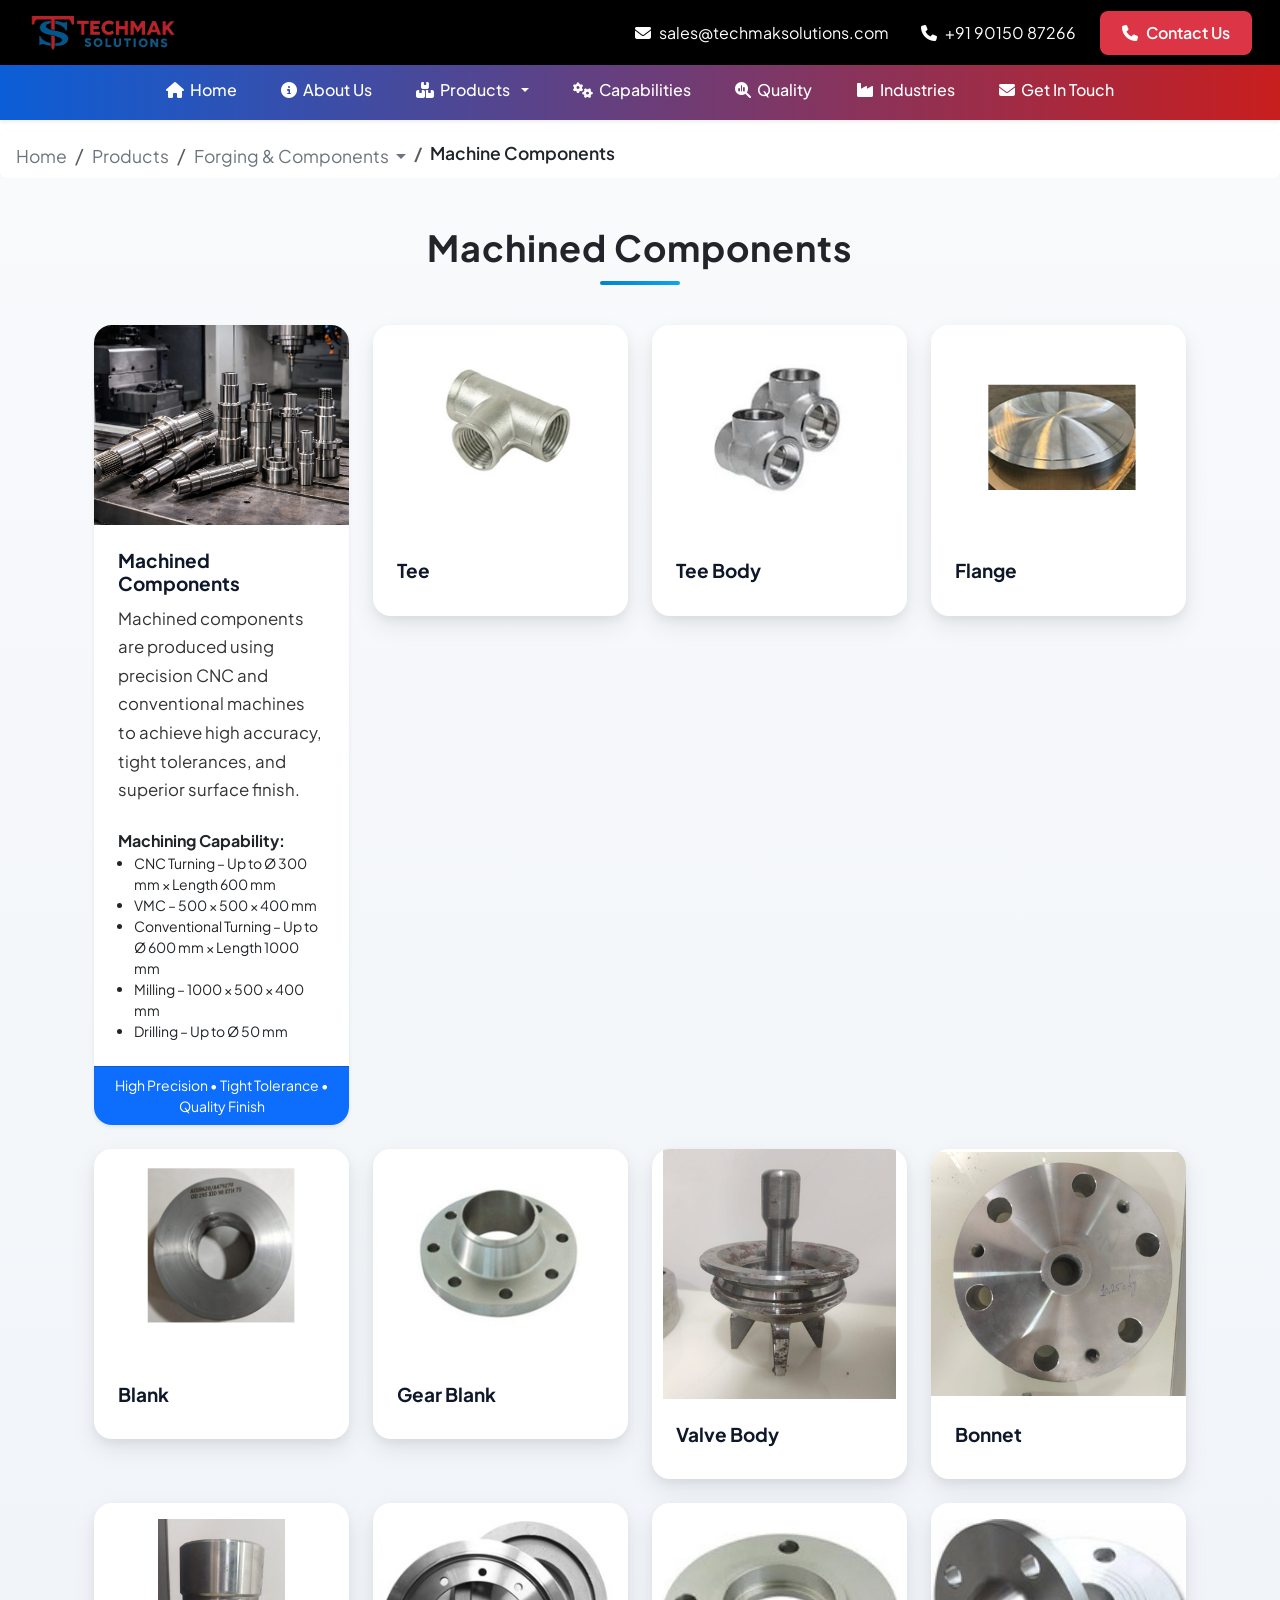
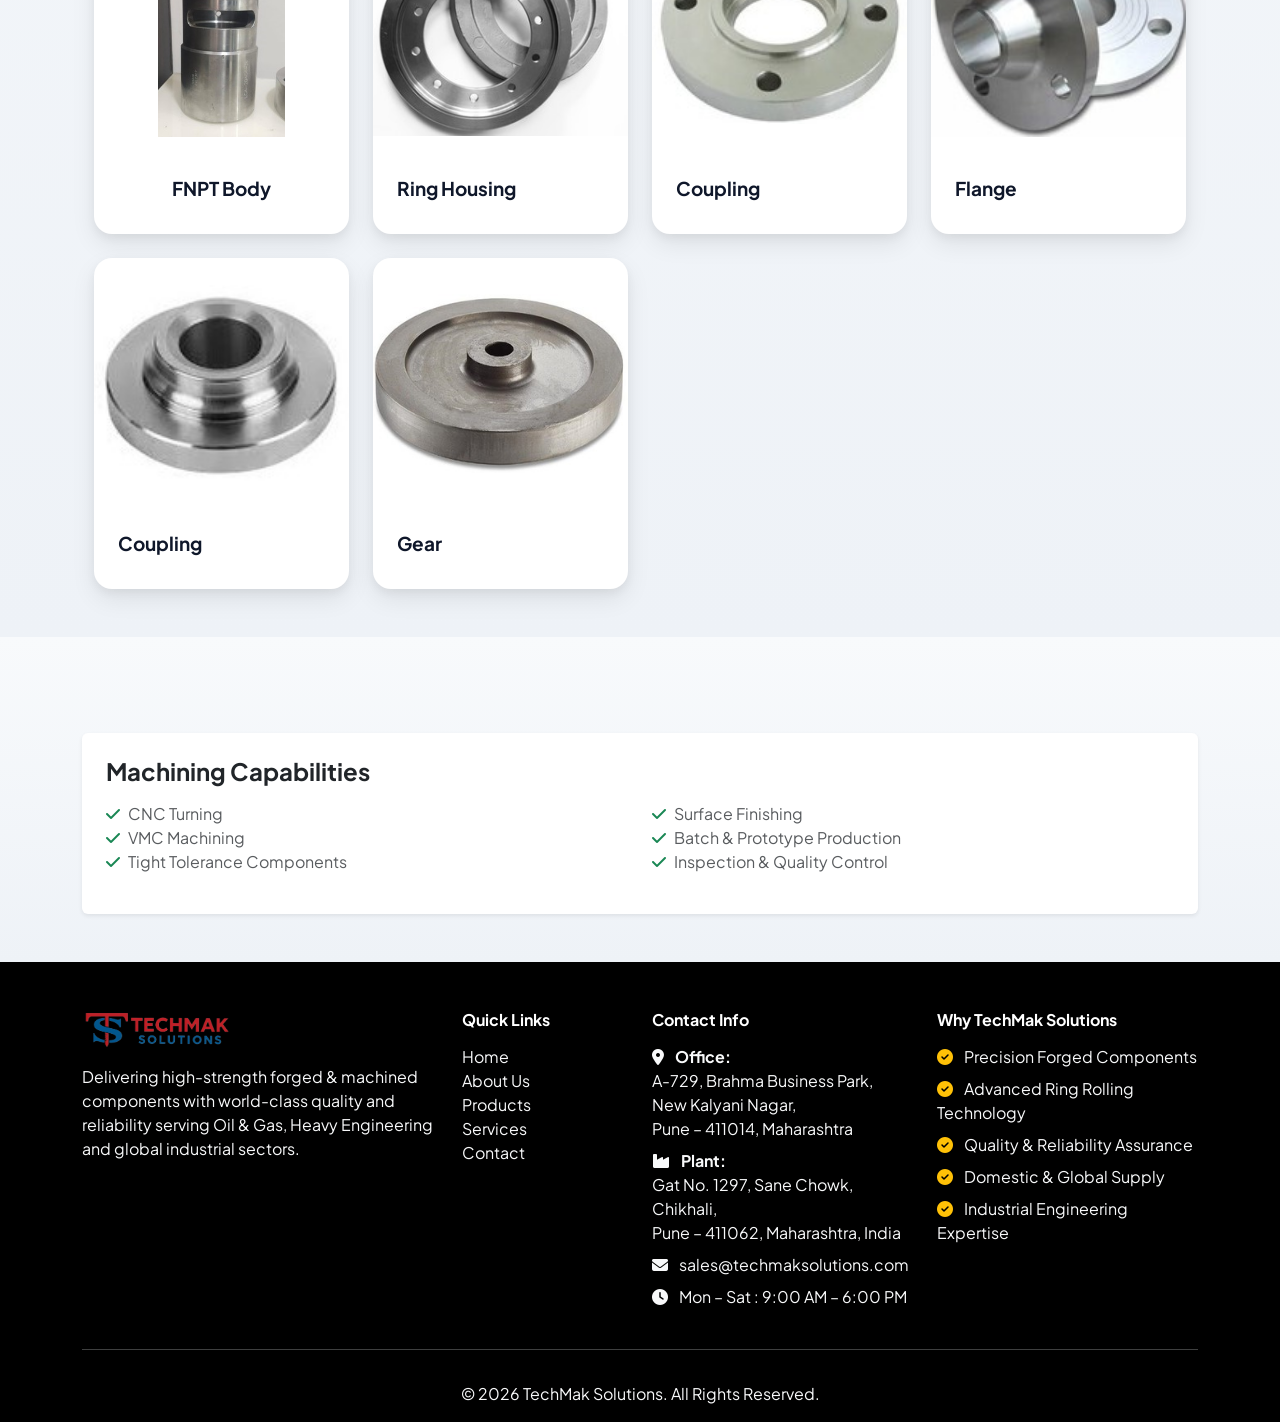
<file: products/machined-components.html>
<head>
    <meta charset="UTF-8">
    <meta name="viewport" content="width=device-width, initial-scale=1.0">

    <title>Tech Mak Solutions – High-Strength Forged & Machined Components with World-Class Quality</title>

    <!-- Favicon -->
    <link rel="icon" type="image/png" sizes="32x32" href="./images/favicon.png">

    <!-- Google Fonts -->
    <link
        href="https://fonts.googleapis.com/css2?family=Nunito:wght@700&family=Plus+Jakarta+Sans:wght@300;400;500;600;700&display=swap"
        rel="stylesheet">

    <!-- Bootstrap CSS (Latest) -->
    <link href="https://cdn.jsdelivr.net/npm/bootstrap@5.3.3/dist/css/bootstrap.min.css" rel="stylesheet">

    <!-- Bootstrap Icons -->
    <link href="https://cdn.jsdelivr.net/npm/bootstrap-icons/font/bootstrap-icons.css" rel="stylesheet">

    <!-- Font Awesome -->
    <link rel="stylesheet" href="https://cdnjs.cloudflare.com/ajax/libs/font-awesome/6.5.1/css/all.min.css">

    <!-- AOS Animation -->
    <link href="https://unpkg.com/aos@2.3.1/dist/aos.css" rel="stylesheet">

    <!-- Custom CSS -->
    <link rel="stylesheet" href="../style.css">

    <style>
        /* Section background */
        section {
            background: linear-gradient(180deg, #f8fafc, #eef2f7);
        }

        /* Section Heading */
        section h3 {
            font-size: 36px;
            margin-bottom: 40px;
            letter-spacing: 1px;
            position: relative;
            font-family: "Plus Jakarta Sans", sans-serif;
        }

        section h3::after {
            content: "";
            width: 80px;
            height: 4px;
            background: linear-gradient(90deg, #0284C7, #0ea5e9);
            display: block;
            margin: 12px auto 0;
            border-radius: 20px;
        }

        /* Premium Card */
        .card {
            border: none;
            border-radius: 18px;
            overflow: hidden;
            background: #fff;
            box-shadow:
                0 10px 25px rgba(0, 0, 0, 0.08),
                0 4px 10px rgba(0, 0, 0, 0.05);
            transition: all .4s ease;
            position: relative;
            font-family: "Plus Jakarta Sans", sans-serif;
        }

        /* Gradient Glow Border */
        .card::before {
            content: "";
            position: absolute;
            inset: 0;
            padding: 1px;
            border-radius: 18px;
            background: linear-gradient(120deg, #0284C7, #38bdf8, #0284C7);
            -webkit-mask:
                linear-gradient(#fff 0 0) content-box,
                linear-gradient(#fff 0 0);
            -webkit-mask-composite: xor;
            mask-composite: exclude;
            opacity: 0;
            transition: .4s;
        }

        /* Hover Lift */
        .card:hover {
            transform: translateY(-12px);
            box-shadow:
                0 25px 50px rgba(0, 0, 0, 0.15),
                0 10px 20px rgba(0, 0, 0, 0.08);
        }

        .card:hover::before {
            opacity: 1;
        }

        /* Image Style */
        .card-img-top {
            height: 210px;
            object-fit: cover;
            transition: transform .5s ease;
        }

        /* Image Zoom Effect */
        .card:hover .card-img-top {
            transform: scale(1.08);
        }

        /* Card Body */
        .card-body {
            padding: 24px;
        }

        .card-title {
            font-weight: 700;
            font-size: 19px;
            margin-bottom: 10px;
            color: #0f172a;
        }

        .card-text {
            font-size: 14.5px;
            line-height: 1.7;
            color: #64748b;
        }

        /* Mobile */
        @media(max-width:768px) {

            .card-img-top {
                height: 180px;
            }

            section h3 {
                font-size: 28px;
            }

        }




        /* .breadcrumb */

        .breadcrumb {
            font-size: 20px;
        }

        .breadcrumb a {
            color: #6c757d;
            transition: 0.3s;
        }

        .breadcrumb a:hover {
            color: #0284C7;
        }

        .dropdown-menu {
            min-width: 250px;
        }



        /* Allow wrapping on small screens */
        .breadcrumb {
            flex-wrap: wrap;
            row-gap: 4px;
        }

        /* Better spacing on mobile */
        @media (max-width: 576px) {
            .breadcrumb {
                font-size: 16px;
                padding: 8px 10px;
            }

            .breadcrumb-item {
                max-width: 100%;
            }
        }

        /* Dropdown full width on mobile */
        @media (max-width: 576px) {
            .dropdown-menu {
                width: 100%;
            }
        }

        /* Prevent overflow issues */
        .breadcrumb-item a {
            white-space: nowrap;
        }

        /* Smooth hover */
        .breadcrumb a:hover {
            color: #0284C7;
        }
    </style>

</head>

<body>

    <!-- ================= TOP HEADER ================= -->
    <header id="topHeader" class="bg-black fixed-top">
        <div class="container-fluid">
            <nav class="navbar navbar-expand-lg navbar-dark">
                <a class="navbar-brand" href="../index.html">
                    <img src="../images/logo.png" alt="Logo" width="150" height="40">
                </a>

                <button id="navbarToggler" class="navbar-toggler" type="button" data-bs-toggle="collapse"
                    data-bs-target="#topNav" aria-controls="topNav" aria-expanded="false"
                    aria-label="Toggle navigation">
                    <i class="fa-solid fa-bars"></i>
                </button>

                <div class="collapse navbar-collapse justify-content-end" id="topNav">
                    <div class="navbar-nav text-center text-lg-start gap-2 gap-lg-3">
                        <a href="mailto:info@apexitsolution.in" class="nav-link text-white">
                            <i class="fa-solid fa-envelope"></i> sales@techmaksolutions.com
                        </a>
                        <!-- <a href="mailto:hr@apexitsolution.in" class="nav-link text-white">
                            <i class="fa-solid fa-envelope"></i> hr@teckmaksolution.com
                        </a> -->
                        <a href="tel:+918956889634" class="nav-link text-white">
                            <i class="fa-solid fa-phone"></i> +91 90150 87266
                        </a>
                        <!-- <a href="tel:+918010410293" class="nav-link text-white">
                            <i class="fa-solid fa-phone"></i> +91 XXXXX XXXXX
                        </a> -->
                        <a href="../contact.html" class="btn btn-danger">
                            <i class="fa-solid fa-phone"></i> Contact Us
                        </a>
                    </div>
                </div>
            </nav>
        </div>
    </header>

    <!-- Spacer for fixed header -->
    <div style="height:70px"></div>

    <!-- ================= BOTTOM NAVBAR ================= -->
    <header id="bottomHeader" class="bg-white shadow-sm">
        <div class="container">
            <nav class="navbar navbar-expand-lg navbar-light">
                <!-- Mobile Toggle Button -->
                <button class="navbar-toggler ms-auto" type="button" data-bs-toggle="collapse"
                    data-bs-target="#navbarNav" aria-controls="navbarNav" aria-expanded="false"
                    aria-label="Toggle navigation">
                    <span class="navbar-toggler-icon"></span>
                </button>

                <!-- Navbar Links -->
                <div class="collapse navbar-collapse justify-content-center" id="navbarNav">
                    <ul class="navbar-nav gap-2 gap-lg-3">

                        <!-- Home -->
                        <li class="nav-item">
                            <a class="nav-link text-white" href="../index.html">
                                <i class="fa-solid fa-house"></i> Home
                            </a>
                        </li>

                        <!-- About Us -->
                        <li class="nav-item">
                            <a class="nav-link text-white" href="../about-us.html">
                                <i class="fa-solid fa-info-circle"></i> About Us
                            </a>
                        </li>

                        <!-- Products (Dropdown) -->
                        <li class="nav-item dropdown">
                            <a class="nav-link dropdown-toggle text-white" href="products.html" id="productsDropdown"
                                role="button" data-bs-toggle="dropdown" aria-expanded="false">
                                <i class="fa-solid fa-boxes-stacked"></i> Products
                            </a>

                            <ul class="dropdown-menu">
                                <li>
                                    <a class="dropdown-item" href="../products/closed-die-forging.html">
                                        Closed Die Forging
                                    </a>
                                </li>
                                <li>
                                    <a class="dropdown-item" href="../products/open-die-forging.html">
                                        Open Die Forging
                                    </a>
                                </li>
                                <li>
                                    <a class="dropdown-item" href="../products/ring-rolling.html">
                                        Ring Rolling Components
                                    </a>
                                </li>
                                <li>
                                    <a class="dropdown-item" href="../products/machined-components.html">
                                        Machined Components
                                    </a>
                                </li>
                                <li>
                                    <a class="dropdown-item" href="../products/oil-gas-sector-components.html">
                                        Oil & Gas Sector Components
                                    </a>
                                </li>
                                <!-- 
                                <li>
                                    <a class="dropdown-item" href="../products/material-grades.html">
                                        Material Grades
                                    </a>
                                </li> -->
                            </ul>
                        </li>


                        <!-- capabilities -->
                        <li class="nav-item">
                            <a class="nav-link text-white" href="../capabilities.html">
                                <i class="fa-solid fa-cogs"></i> Capabilities
                            </a>
                        </li>
                        <!-- Quality -->
                        <li class="nav-item">
                            <a class="nav-link text-white" href="../quality.html">
                                <i class="fa-solid fa-magnifying-glass-chart"></i> Quality
                            </a>
                        </li>



                        <!-- Industries -->
                        <li class="nav-item">
                            <a class="nav-link text-white" href="../industries.html">
                                <i class="fa-solid fa-industry"></i> Industries
                            </a>
                        </li>

                        <!-- Contact / Get In Touch -->
                        <li class="nav-item">
                            <a class="nav-link text-white" href="../contact.html">
                                <i class="fa-solid fa-envelope"></i> Get In Touch
                            </a>
                        </li>



                    </ul>
                </div>

            </nav>
        </div>
    </header>




    <!-- PRODUCTS HERO -->
    <!-- <section class="py-5 bg-dark text-white text-center">
        <div class="container">
            <h1 class="fw-bold mb-3">Our Product Range</h1>
            <p class="lead mb-0 text-white">
                High-precision closed die forged components engineered for strength, accuracy, and durability.
            </p>
        </div>
    </section> -->

    <nav aria-label="breadcrumb">
        <ol class="breadcrumb px-3 py-2 rounded align-items-center">
            <li class="breadcrumb-item">
                <a href="../index.html" class="text-decoration-none fw-medium">
                    <i class="bi bi-house-door me-1"></i>Home
                </a>
            </li>
            <li class="breadcrumb-item">
                <a href="#" class="text-decoration-none fw-medium">
                    Products
                </a>
            </li>
            <li class="breadcrumb-item active fw-semibold" aria-current="page">
                Machined Components
            </li>
        </ol>
    </nav>
    <!-- ================= HERO ================= -->
    <!-- <section class="py-5 bg-dark text-white text-center">
        <div class="container">
            <h1 class="fw-bold mb-3">CNC / VMC MACHINED COMPONENTS</h1> -->
    <!-- <p class="lead text-white">
                High-precision CNC & VMC machining delivering tight tolerances,
                superior surface finish, and consistent quality.
            </p> -->
    <!-- </div>
    </section> -->



    <!-- breadcrumb -->
    <nav aria-label="breadcrumb" class="w-100">
        <ol class="breadcrumb bg-white px-3 py-2 rounded shadow-sm mb-0 flex-wrap">

            <li class="breadcrumb-item">
                <a href="#" class="text-decoration-none small">Home</a>
            </li>

            <li class="breadcrumb-item">
                <a href="#" class="text-decoration-none small">Products</a>
            </li>

            <!-- Dropdown -->
            <li class="breadcrumb-item dropdown">
                <a class="dropdown-toggle text-decoration-none small" href="#" role="button" data-bs-toggle="dropdown">
                    Forging & Components
                </a>

                <ul class="dropdown-menu shadow border-0 rounded-3 p-2">
                    <li><a class="dropdown-item" href="./closed-die-forging.html">Closed Die Forging</a></li>
                    <li><a class="dropdown-item" href="./open-die-forging.html">Open Die Forging</a></li>
                    <li><a class="dropdown-item" href="./ring-rolling.html">Ring Rolling Components</a></li>
                    <li><a class="dropdown-item" href="./machined-components.html">Machined Components</a></li>
                    <!-- <li><a class="dropdown-item" href="./oil-gas-sector-components.html">Oil & Gas Sector Components</a> -->
            </li>
            </ul>
            </li>

            <li class="breadcrumb-item active fw-semibold text-dark small" aria-current="page">
                Machine Components
            </li>

        </ol>
    </nav>

    <!-- ================= CONTENT ================= -->
    <section class="py-5">
        <div class="container">

            <h3 class="fw-bold text-center"> Machined Components</h3>

            <div class="container mt-4">
                <div class="row g-4">

                    <div class="col-lg-3 col-md-6 col-sm-12">
                        <div class="card h-100 shadow-sm">

                            <img src="../images/CNC-VMC/Machined-shafts.jpeg" class="card-img-top"
                                style="height:200px; object-fit:cover;" alt="Machined Components">

                            <div class="card-body d-flex flex-column">
                                <h5 class="card-title">Machined Components</h5>

                                <p class="card-text">
                                    Machined components are produced using precision CNC and conventional
                                    machines to achieve high accuracy, tight tolerances, and superior surface finish.
                                </p>

                                <!-- Machining Capability -->
                                <div class="mt-2">
                                    <strong>Machining Capability:</strong>
                                    <ul class="mb-0 ps-3 small">
                                        <li>CNC Turning – Up to Ø 300 mm × Length 600 mm</li>
                                        <li>VMC – 500 × 500 × 400 mm</li>
                                        <li>Conventional Turning – Up to Ø 600 mm × Length 1000 mm</li>
                                        <li>Milling – 1000 × 500 × 400 mm</li>
                                        <li>Drilling – Up to Ø 50 mm</li>
                                    </ul>
                                </div>
                            </div>

                            <!-- Optional Bottom Banner (if you want consistency) -->
                            <div class="card-footer bg-primary text-white text-center py-2">
                                <small>High Precision • Tight Tolerance • Quality Finish</small>
                            </div>

                        </div>
                    </div>


                    <!-- Machined Shafts -->
                    <div class="col-lg-3 col-md-6 col-sm-12">
                        <div class="card h-60">
                            <img src="../images/CNC-VMC/Tee.PNG" class="card-img-top">
                            <div class="card-body d-flex flex-column">
                                <h5 class="card-title">Tee</h5>
                                <!-- <p class="card-text flex-grow-1">
                                    High-precision machined shafts crafted for superior strength, accurate
                                    tolerances, and smooth surface.
                                </p> -->
                            </div>
                        </div>
                    </div>

                    <!-- Precision Machining -->
                    <div class="col-lg-3 col-md-6 col-sm-12">
                        <div class="card h-60">
                            <img src="../images/CNC-VMC/Tee-Body.png" class="card-img-top">
                            <div class="card-body d-flex flex-column">
                                <h5 class="card-title">Tee Body</h5>
                                <!-- <p class="card-text flex-grow-1">
                                    Advanced precision machining services delivering tight tolerances, superior
                                    surface finish, and exceptional dimensional accuracy.
                                </p> -->
                            </div>
                        </div>
                    </div>

                    <!-- Custom Machining -->
                    <div class="col-lg-3 col-md-6 col-sm-12">
                        <div class="card h-60">
                            <img src="../images/CNC-VMC/Flange.png" class="card-img-top">
                            <div class="card-body d-flex flex-column">
                                <h5 class="card-title">Flange</h5>
                                <!-- <p class="card-text flex-grow-1">
                                    Tailor-made machining solutions manufactured exactly to client drawings and
                                    specifications, ensuring precise dimensions, superior quality.
                                </p> -->
                            </div>
                        </div>
                    </div>
                    <!-- <div class="col-lg-3 col-md-6 col-sm-12">
                        <div class="card h-100">
                            <img src="../images/CNC-VMC/Tee.jpeg" class="card-img-top">
                            <div class="card-body d-flex flex-column">
                                <h5 class="card-title">Tee</h5>
                                <p class="card-text flex-grow-1">
                                    Precision machined Tee components designed for industrial piping and mechanical
                                    assemblies, ensuring accurate dimensions, strong durability, and reliable
                                    performance in demanding engineering applications.
                                </p>
                            </div>
                        </div>
                    </div> -->
                    <!-- Product -->
                    <div class="col-lg-3 col-md-6 col-sm-12">
                        <div class="card h-60">
                            <img src="../images/CNC-VMC/Blank.png" class="card-img-top">
                            <div class="card-body d-flex flex-column">
                                <h5 class="card-title">Blank</h5>
                                <!-- <p class="card-text flex-grow-1">
                                    High-precision Tee Body components crafted for piping and mechanical systems,
                                    providing exact dimensions, durability, and reliable performance in critical
                                    industrial applications.
                                </p> -->
                            </div>
                        </div>
                    </div>

                    <!-- Product -->
                    <div class="col-lg-3 col-md-6 col-sm-12">
                        <div class="card h-60">
                            <img src="../images/CNC-VMC/Gear-Blank.png" class="card-img-top">
                            <div class="card-body d-flex flex-column">
                                <h5 class="card-title">Gear Blank</h5>
                            </div>
                        </div>
                    </div>
                    <div class="col-lg-3 col-md-6 col-sm-12">
                        <div class="card h-60">
                            <img src="../images/CNC-VMC/Valve-Body.png" class="card-img-top"
                                style="height: 250px; width: 100%; object-fit: contain;">
                            <div class="card-body d-flex flex-column">
                                <h5 class="card-title">Valve Body</h5>
                            </div>
                        </div>
                    </div>
                    <div class="col-lg-3 col-md-6 col-sm-12">
                        <div class="card h-60">
                            <img src="../images/CNC-VMC/Bonnet.png" class="card-img-top"
                                style="height: 250px; width: 100%; object-fit: contain;">
                            <div class="card-body d-flex flex-column">
                                <h5 class="card-title">Bonnet</h5>
                            </div>
                        </div>
                    </div>
                    <div class="col-lg-3 col-md-6 col-sm-12">
                        <div class="card h-100">

                            <img src="../images/CNC-VMC/FNPT-Body.png" class="card-img-top img-fluid p-3"
                                alt="FNPT Body" style="height: 250px; width: 100%; object-fit: contain;">

                            <div class="card-body d-flex flex-column text-center">
                                <h5 class="card-title">FNPT Body</h5>
                            </div>

                        </div>
                    </div>

                    <div class="col-lg-3 col-md-6 col-sm-12">
                        <div class="card h-60">

                            <img src="../images/CNC-VMC/Ring-Housing.png" class="card-img-top" alt="Ring Housing"
                                style="height: 250px; width: 100%; object-fit: contain;">

                            <div class="card-body d-flex flex-column">
                                <h5 class="card-title">Ring Housing</h5>
                            </div>

                        </div>
                    </div>
                    <div class="col-lg-3 col-md-6 col-sm-12">
                        <div class="card h-60">

                            <img src="../images/CNC-VMC/Coupling.png" class="card-img-top" alt="Ring Housing"
                                style="height: 250px; width: 100%; object-fit: contain;">

                            <div class="card-body d-flex flex-column">
                                <h5 class="card-title">Coupling</h5>
                            </div>

                        </div>
                    </div>
                    <div class="col-lg-3 col-md-6 col-sm-12">
                        <div class="card h-60">

                            <img src="../images/CNC-VMC/Flange1.png" class="card-img-top" alt="Ring Housing"
                                style="height: 250px; width: 100%; object-fit: contain;">

                            <div class="card-body d-flex flex-column">
                                <h5 class="card-title">Flange</h5>
                            </div>

                        </div>
                    </div>
                    <div class="col-lg-3 col-md-6 col-sm-12">
                        <div class="card h-60">

                            <img src="../images/CNC-VMC/Coupling1.png" class="card-img-top" alt="Ring Housing"
                                style="height: 250px; width: 100%; object-fit: contain;">

                            <div class="card-body d-flex flex-column">
                                <h5 class="card-title">Coupling</h5>
                            </div>

                        </div>
                    </div>
                    <div class="col-lg-3 col-md-6 col-sm-12">
                        <div class="card h-60">

                            <img src="../images/CNC-VMC/Gear1.png" class="card-img-top" alt="Ring Housing"
                                style="height: 250px; width: 100%; object-fit: contain;">

                            <div class="card-body d-flex flex-column">
                                <h5 class="card-title">Gear</h5>
                            </div>

                        </div>
                    </div>

                </div>
            </div>


            <!-- Capabilities -->
            <!-- <div class="row mt-5">
                <div class="col-lg-12">
                    <div class="bg-white p-4 rounded shadow-sm">
                        <h4 class="fw-bold mb-3">Machining Capabilities</h4>
                        <div class="row">

                            <div class="col-md-6">
                                <ul class="list-unstyled text-muted">
                                    <li><i class="fa-solid fa-check text-success me-2"></i>CNC Turning</li>
                                    <li><i class="fa-solid fa-check text-success me-2"></i>VMC Machining</li>
                                    <li><i class="fa-solid fa-check text-success me-2"></i>Tight Tolerance Components
                                    </li>
                                </ul>
                            </div>

                            <div class="col-md-6">
                                <ul class="list-unstyled text-muted">
                                    <li><i class="fa-solid fa-check text-success me-2"></i>Surface Finishing</li>
                                    <li><i class="fa-solid fa-check text-success me-2"></i>Batch & Prototype Production
                                    </li>
                                    <li><i class="fa-solid fa-check text-success me-2"></i>Inspection & Quality Control
                                    </li>
                                </ul>
                            </div>

                        </div>
                    </div>
                </div>
            </div> -->

        </div>
    </section>

    <section class="py-5 bg-light">
        <div class="container">



            <!-- Capabilities -->
            <div class="row mt-5">
                <div class="col-lg-12">
                    <div class="bg-white p-4 rounded shadow-sm">
                        <h4 class="fw-bold mb-3">Machining Capabilities</h4>

                        <div class="row">
                            <div class="col-md-6">
                                <ul class="list-unstyled text-muted">
                                    <li><i class="fa-solid fa-check text-success me-2"></i>CNC Turning</li>
                                    <li><i class="fa-solid fa-check text-success me-2"></i>VMC Machining</li>
                                    <li><i class="fa-solid fa-check text-success me-2"></i>Tight Tolerance Components
                                    </li>
                                </ul>
                            </div>

                            <div class="col-md-6">
                                <ul class="list-unstyled text-muted">
                                    <li><i class="fa-solid fa-check text-success me-2"></i>Surface Finishing</li>
                                    <li><i class="fa-solid fa-check text-success me-2"></i>Batch & Prototype Production
                                    </li>
                                    <li><i class="fa-solid fa-check text-success me-2"></i>Inspection & Quality Control
                                    </li>
                                </ul>
                            </div>
                        </div>

                    </div>
                </div>
            </div>

        </div>
    </section>



    <footer class="bg-black text-light pt-5">
        <div class="container">

            <div class="row">

                <!-- About Company -->
                <div class="col-lg-4 col-md-6 mb-4">
                    <div class="d-flex align-items-center mb-3">
                        <img src="../images/logo.png" alt="TechMak Solutions Logo" style="width:150px;height:auto;"
                            class="me-2">
                        <!-- <h5 class="fw-bold text-white mb-0">
                            TechMak Solutions
                        </h5> -->
                    </div>


                    <p class="text-light">
                        Delivering high-strength forged & machined components with
                        world-class quality and reliability serving Oil & Gas,
                        Heavy Engineering and global industrial sectors.
                    </p>
                </div>


                <!-- Quick Links -->
                <div class="col-lg-2 col-md-6 mb-4">
                    <h6 class="fw-bold text-white mb-3">Quick Links</h6>
                    <ul class="list-unstyled">
                        <li><a href="../index.html" class="text-light text-decoration-none">Home</a></li>
                        <li><a href="../about-us.html" class="text-light text-decoration-none">About Us</a></li>
                        <li><a href="../products/closed-die-forging.html"
                                class="text-light text-decoration-none">Products</a></li>
                        <li><a href="../quality.html" class="text-light text-decoration-none">Services</a></li>
                        <li><a href="../contact.html" class="text-light text-decoration-none">Contact</a></li>
                    </ul>
                </div>



                <!-- Contact Info -->
                <!-- Contact Info -->
                <div class="col-lg-3 col-md-6 mb-4">
                    <h6 class="fw-bold text-white mb-3">Contact Info</h6>

                    <p class="mb-2">
                        <i class="fa-solid fa-location-dot me-2"></i>
                        <strong>Office:</strong><br>
                        A-729, Brahma Business Park,<br>
                        New Kalyani Nagar,<br>
                        Pune – 411014, Maharashtra
                    </p>

                    <p class="mb-2">
                        <i class="fa-solid fa-industry me-2"></i>
                        <strong>Plant:</strong><br>
                        Gat No. 1297, Sane Chowk, Chikhali,<br>
                        Pune – 411062, Maharashtra, India
                    </p>
                    <p class="mb-2">
                        <i class="fa-solid fa-envelope me-2"></i>
                        sales@techmaksolutions.com
                    </p>

                    <p class="mb-0">
                        <i class="fa-solid fa-clock me-2"></i>
                        Mon – Sat : 9:00 AM – 6:00 PM
                    </p>
                </div>

                <!-- Why TechMak Solutions -->
                <div class="col-lg-3 col-md-6 mb-4">
                    <h6 class="fw-bold text-white mb-3">Why TechMak Solutions</h6>

                    <ul class="list-unstyled text-light">

                        <li class="mb-2">
                            <i class="fa-solid fa-circle-check text-warning me-2"></i>
                            Precision Forged Components
                        </li>

                        <li class="mb-2">
                            <i class="fa-solid fa-circle-check text-warning me-2"></i>
                            Advanced Ring Rolling Technology
                        </li>

                        <li class="mb-2">
                            <i class="fa-solid fa-circle-check text-warning me-2"></i>
                            Quality & Reliability Assurance
                        </li>

                        <li class="mb-2">
                            <i class="fa-solid fa-circle-check text-warning me-2"></i>
                            Domestic & Global Supply
                        </li>

                        <li class="mb-0">
                            <i class="fa-solid fa-circle-check text-warning me-2"></i>
                            Industrial Engineering Expertise
                        </li>

                    </ul>
                </div>

            </div>

            <hr class="border-light">

            <!-- Footer Bottom -->
            <div class="row">
                <div class="col-12 text-center py-3">
                    © 2026 TechMak Solutions. All Rights Reserved.
                </div>
            </div>

        </div>
    </footer>


    <!-- ================= BOOTSTRAP JS ================= -->
    <script src="https://cdn.jsdelivr.net/npm/bootstrap@5.3.3/dist/js/bootstrap.bundle.min.js"></script>

    <!-- Toggle icon change -->
    <script>
        document.addEventListener('shown.bs.collapse', function (e) {
            if (e.target.id === 'topNav') {
                document.querySelector('#navbarToggler i')
                    .classList.replace('fa-bars', 'fa-times');
            }
        });

        document.addEventListener('hidden.bs.collapse', function (e) {
            if (e.target.id === 'topNav') {
                document.querySelector('#navbarToggler i')
                    .classList.replace('fa-times', 'fa-bars');
            }
        });
    </script>
    <script src="https://unpkg.com/aos@2.3.1/dist/aos.js"></script>
    <script>
        AOS.init({ duration: 900, once: true });
    </script>


</body>

</html>
</file>
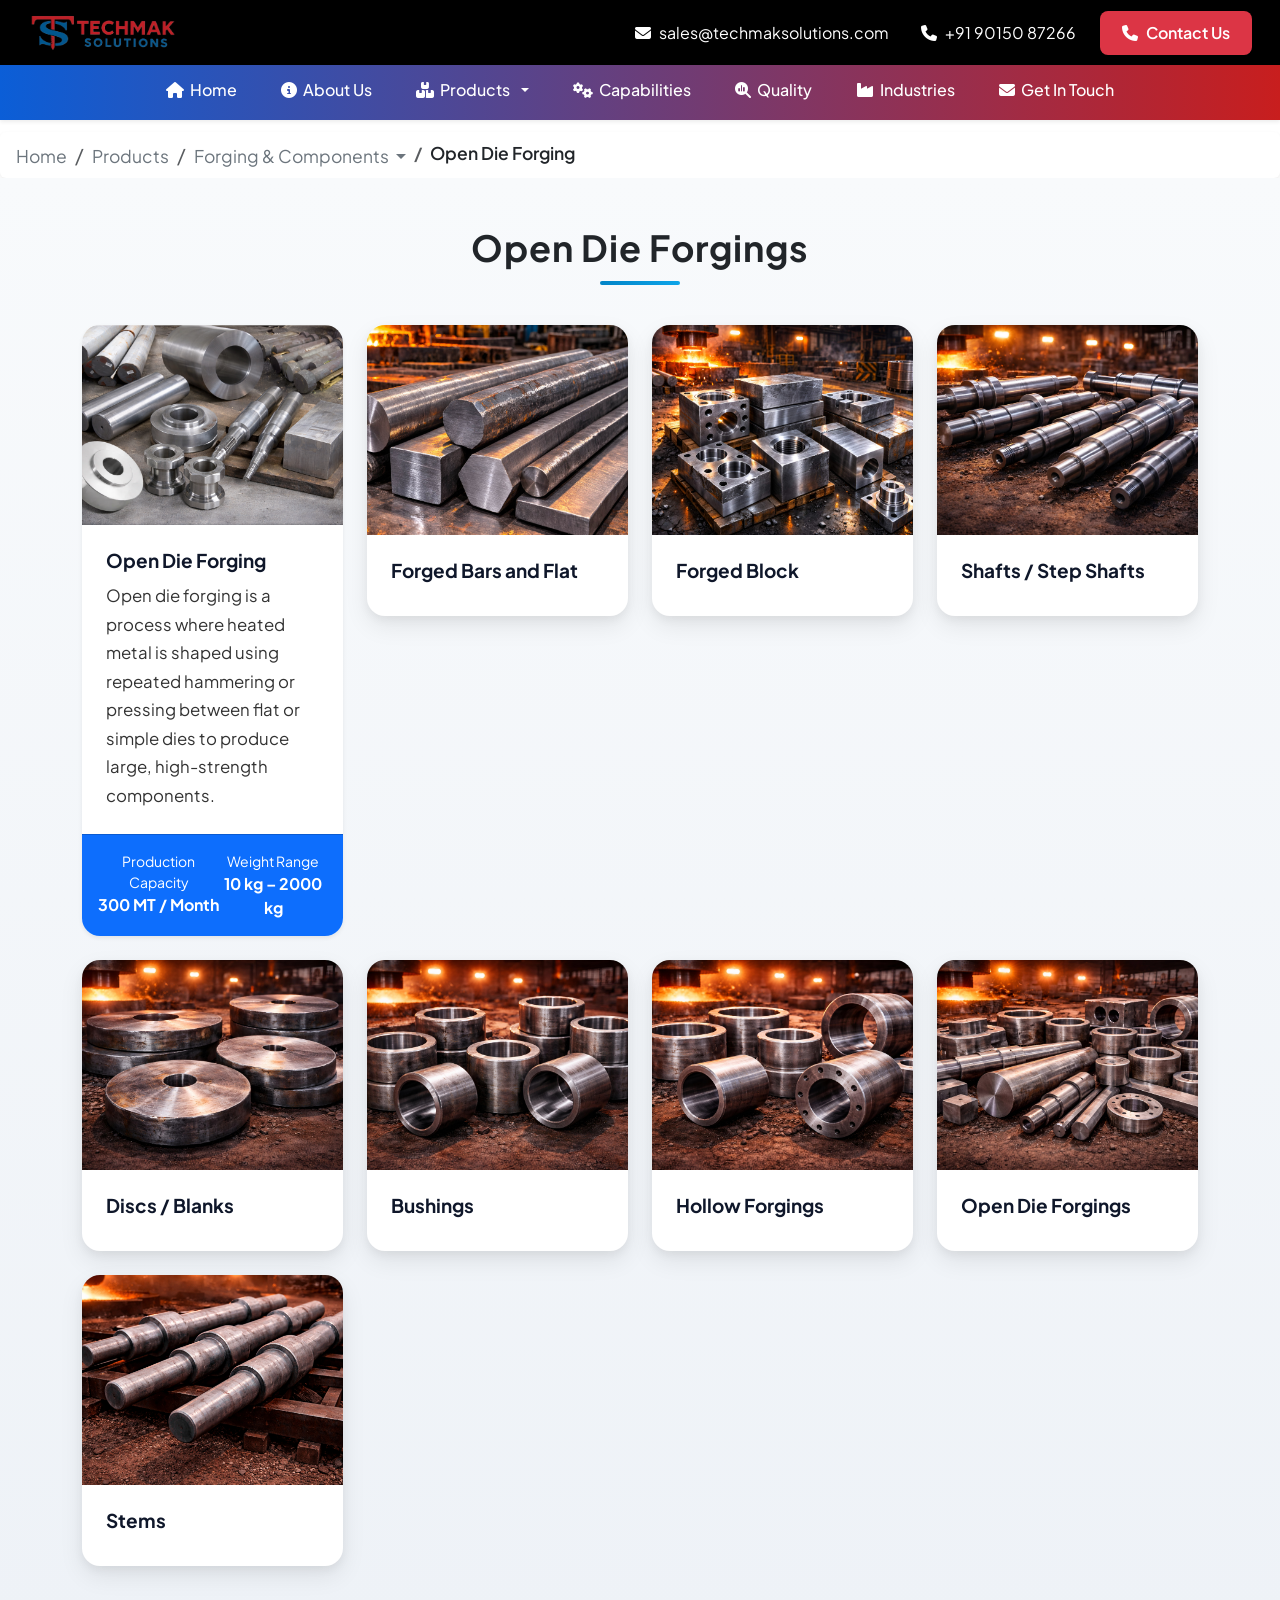
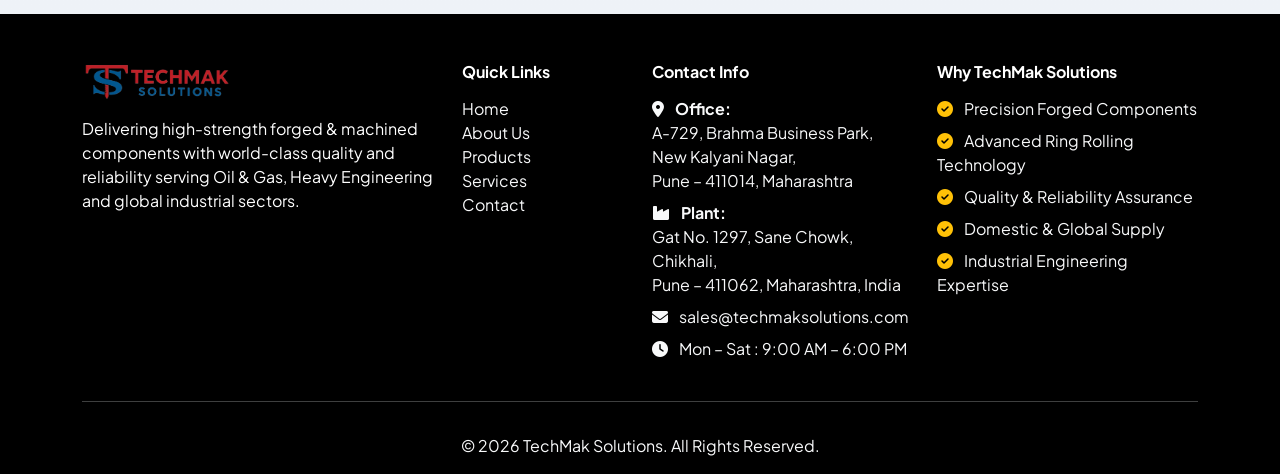
<file: products/open-die-forging.html>
<head>
    <meta charset="UTF-8">
    <meta name="viewport" content="width=device-width, initial-scale=1.0">

    <title>Tech Mak Solutions – High-Strength Forged & Machined Components with World-Class Quality</title>

    <!-- Favicon -->
    <link rel="icon" type="image/png" sizes="32x32" href="./images/favicon.png">

    <!-- Google Fonts -->
    <link
        href="https://fonts.googleapis.com/css2?family=Nunito:wght@700&family=Plus+Jakarta+Sans:wght@300;400;500;600;700&display=swap"
        rel="stylesheet">

    <!-- Bootstrap CSS -->
    <link href="https://cdn.jsdelivr.net/npm/bootstrap@5.3.3/dist/css/bootstrap.min.css" rel="stylesheet">

    <!-- Bootstrap Icons -->
    <link href="https://cdn.jsdelivr.net/npm/bootstrap-icons/font/bootstrap-icons.css" rel="stylesheet">

    <!-- Font Awesome -->
    <link rel="stylesheet" href="https://cdnjs.cloudflare.com/ajax/libs/font-awesome/6.5.1/css/all.min.css">

    <!-- AOS Animation -->
    <link href="https://unpkg.com/aos@2.3.1/dist/aos.css" rel="stylesheet">

    <!-- Custom CSS -->
    <link rel="stylesheet" href="../style.css">

    <style>
        /* Section background */
        section {
            background: linear-gradient(180deg, #f8fafc, #eef2f7);
        }

        /* Heading */
        section h3 {
            font-size: 36px;
            margin-bottom: 40px;
            letter-spacing: 1px;
            position: relative;
            font-family: "Plus Jakarta Sans", sans-serif;
        }

        section h3::after {
            content: "";
            width: 80px;
            height: 4px;
            background: linear-gradient(90deg, #0284C7, #0ea5e9);
            display: block;
            margin: 12px auto 0;
            border-radius: 20px;
        }

        /* Premium Card */
        .card {
            border: none;
            border-radius: 18px;
            overflow: hidden;
            background: #fff;
            box-shadow:
                0 10px 25px rgba(0, 0, 0, 0.08),
                0 4px 10px rgba(0, 0, 0, 0.05);
            transition: all .4s ease;
            position: relative;
            font-family: "Plus Jakarta Sans", sans-serif;
        }

        /* Gradient glow border */
        .card::before {
            content: "";
            position: absolute;
            inset: 0;
            padding: 1px;
            border-radius: 18px;
            background: linear-gradient(120deg, #0284C7, #38bdf8, #0284C7);
            -webkit-mask:
                linear-gradient(#fff 0 0) content-box,
                linear-gradient(#fff 0 0);
            -webkit-mask-composite: xor;
            mask-composite: exclude;
            opacity: 0;
            transition: .4s;
        }

        /* Card hover */
        .card:hover {
            transform: translateY(-12px);
            box-shadow:
                0 25px 50px rgba(0, 0, 0, 0.15),
                0 10px 20px rgba(0, 0, 0, 0.08);
        }

        .card:hover::before {
            opacity: 1;
        }

        /* Image styling */
        .card-img-top {
            height: 210px;
            object-fit: cover;
            transition: transform .5s ease;
        }

        /* Image zoom */
        .card:hover .card-img-top {
            transform: scale(1.08);
        }

        /* Card body */
        .card-body {
            padding: 24px;
        }

        .card-title {
            font-weight: 700;
            font-size: 19px;
            margin-bottom: 10px;
            color: #0f172a;
        }

        .card-text {
            font-size: 14.5px;
            line-height: 1.7;
            color: #64748b;
        }

        /* Mobile */
        @media(max-width:768px) {

            .card-img-top {
                height: 180px;
            }

            section h3 {
                font-size: 28px;
            }

        }


        .breadcrumb {
            font-size: 20px;
        }

        .breadcrumb a {
            color: #6c757d;
            transition: 0.3s;
        }

        .breadcrumb a:hover {
            color: #0284C7;
        }

        .dropdown-menu {
            min-width: 250px;
        }



        /* Allow wrapping on small screens */
        .breadcrumb {
            flex-wrap: wrap;
            row-gap: 4px;
        }

        /* Better spacing on mobile */
        @media (max-width: 576px) {
            .breadcrumb {
                font-size: 16px;
                padding: 8px 10px;
            }

            .breadcrumb-item {
                max-width: 100%;
            }
        }

        /* Dropdown full width on mobile */
        @media (max-width: 576px) {
            .dropdown-menu {
                width: 100%;
            }
        }

        /* Prevent overflow issues */
        .breadcrumb-item a {
            white-space: nowrap;
        }

        /* Smooth hover */
        .breadcrumb a:hover {
            color: #0284C7;
        }
    </style>

</head>

<body>

    <!-- ================= TOP HEADER ================= -->
    <header id="topHeader" class="bg-black fixed-top">
        <div class="container-fluid">
            <nav class="navbar navbar-expand-lg navbar-dark">
                <a class="navbar-brand" href="../index.html">
                    <img src="../images/logo.png" alt="Logo" width="150" height="40">
                </a>

                <button id="navbarToggler" class="navbar-toggler" type="button" data-bs-toggle="collapse"
                    data-bs-target="#topNav" aria-controls="topNav" aria-expanded="false"
                    aria-label="Toggle navigation">
                    <i class="fa-solid fa-bars"></i>
                </button>

                <div class="collapse navbar-collapse justify-content-end" id="topNav">
                    <div class="navbar-nav text-center text-lg-start gap-2 gap-lg-3">
                        <a href="mailto:info@apexitsolution.in" class="nav-link text-white">
                            <i class="fa-solid fa-envelope"></i> sales@techmaksolutions.com
                        </a>
                        <!-- <a href="mailto:hr@apexitsolution.in" class="nav-link text-white">
                            <i class="fa-solid fa-envelope"></i> hr@teckmaksolution.com
                        </a> -->
                        <a href="tel:+918956889634" class="nav-link text-white">
                            <i class="fa-solid fa-phone"></i> +91 90150 87266
                        </a>
                        <!-- <a href="tel:+918010410293" class="nav-link text-white">
                            <i class="fa-solid fa-phone"></i> +91 XXXXX XXXXX
                        </a> -->
                        <a href="../contact.html" class="btn btn-danger">
                            <i class="fa-solid fa-phone"></i> Contact Us
                        </a>
                    </div>
                </div>
            </nav>
        </div>
    </header>

    <!-- Spacer for fixed header -->
    <div style="height:70px"></div>

    <!-- ================= BOTTOM NAVBAR ================= -->
    <header id="bottomHeader" class="bg-white shadow-sm">
        <div class="container">
            <nav class="navbar navbar-expand-lg navbar-light">
                <!-- Mobile Toggle Button -->
                <button class="navbar-toggler ms-auto" type="button" data-bs-toggle="collapse"
                    data-bs-target="#navbarNav" aria-controls="navbarNav" aria-expanded="false"
                    aria-label="Toggle navigation">
                    <span class="navbar-toggler-icon"></span>
                </button>

                <!-- Navbar Links -->
                <div class="collapse navbar-collapse justify-content-center" id="navbarNav">
                    <ul class="navbar-nav gap-2 gap-lg-3">

                        <!-- Home -->
                        <li class="nav-item">
                            <a class="nav-link text-white" href="../index.html">
                                <i class="fa-solid fa-house"></i> Home
                            </a>
                        </li>

                        <!-- About Us -->
                        <li class="nav-item">
                            <a class="nav-link text-white" href="../about-us.html">
                                <i class="fa-solid fa-info-circle"></i> About Us
                            </a>
                        </li>

                        <!-- Products (Dropdown) -->
                        <li class="nav-item dropdown">
                            <a class="nav-link dropdown-toggle text-white" href="products.html" id="productsDropdown"
                                role="button" data-bs-toggle="dropdown" aria-expanded="false">
                                <i class="fa-solid fa-boxes-stacked"></i> Products
                            </a>

                            <ul class="dropdown-menu">
                                <li>
                                    <a class="dropdown-item" href="../products/closed-die-forging.html">
                                        Closed Die Forging
                                    </a>
                                </li>
                                <li>
                                    <a class="dropdown-item" href="../products/open-die-forging.html">
                                        Open Die Forging
                                    </a>
                                </li>
                                <li>
                                    <a class="dropdown-item" href="../products/ring-rolling.html">
                                        Ring Rolling Components
                                    </a>
                                </li>
                                <li>
                                    <a class="dropdown-item" href="../products/machined-components.html">
                                        Machined Components
                                    </a>
                                </li>
                                <!-- <li>
                                    <a class="dropdown-item" href="../products/oil-gas-sector-components.html">
                                        Oil & Gas Sector Components
                                    </a>
                                </li> -->

                                <!-- <li>
                                    <a class="dropdown-item" href="../products/material-grades.html">
                                        Material Grades
                                    </a>
                                </li> -->
                            </ul>
                        </li>


                        <!-- capabilities -->
                        <li class="nav-item">
                            <a class="nav-link text-white" href="../capabilities.html">
                                <i class="fa-solid fa-cogs"></i> Capabilities
                            </a>
                        </li>
                        <!-- Quality -->
                        <li class="nav-item">
                            <a class="nav-link text-white" href="../quality.html">
                                <i class="fa-solid fa-magnifying-glass-chart"></i> Quality
                            </a>
                        </li>



                        <!-- Industries -->
                        <li class="nav-item">
                            <a class="nav-link text-white" href="../industries.html">
                                <i class="fa-solid fa-industry"></i> Industries
                            </a>
                        </li>

                        <!-- Contact / Get In Touch -->
                        <li class="nav-item">
                            <a class="nav-link text-white" href="../contact.html">
                                <i class="fa-solid fa-envelope"></i> Get In Touch
                            </a>
                        </li>

                    </ul>
                </div>
            </nav>
        </div>
    </header>


    <nav aria-label="breadcrumb">
        <ol class="breadcrumb  px-3 py-2 rounded align-items-center">
            <li class="breadcrumb-item">
                <a href="../index.html" class="text-decoration-none fw-medium">
                    <i class="bi bi-house-door me-1"></i>Home
                </a>
            </li>
            <li class="breadcrumb-item">
                <a href="#" class="text-decoration-none fw-medium">
                    Products
                </a>
            </li>
            <li class="breadcrumb-item active fw-semibold" aria-current="page">
                Open Die Forgings
            </li>
        </ol>
    </nav>

    <nav aria-label="breadcrumb" class="w-100">
        <ol class="breadcrumb bg-white px-3 py-2 rounded shadow-sm mb-0 flex-wrap">

            <li class="breadcrumb-item">
                <a href="#" class="text-decoration-none small">Home</a>
            </li>

            <li class="breadcrumb-item">
                <a href="#" class="text-decoration-none small">Products</a>
            </li>

            <!-- Dropdown -->
            <li class="breadcrumb-item dropdown">
                <a class="dropdown-toggle text-decoration-none small" href="#" role="button" data-bs-toggle="dropdown">
                    Forging & Components
                </a>

                <ul class="dropdown-menu shadow border-0 rounded-3 p-2">
                    <li><a class="dropdown-item" href="./closed-die-forging.html">Closed Die Forging</a></li>
                    <li><a class="dropdown-item" href="./open-die-forging.html">Open Die Forging</a></li>
                    <li><a class="dropdown-item" href="./ring-rolling.html">Ring Rolling Components</a></li>
                    <li><a class="dropdown-item" href="./machined-components.html">Machined Components</a></li>
                    <!-- <li><a class="dropdown-item" href="./oil-gas-sector-components.html">Oil & Gas Sector Components</a> -->
            </li>
            </ul>
            </li>

            <li class="breadcrumb-item active fw-semibold text-dark small" aria-current="page">
                Open Die Forging
            </li>

        </ol>
    </nav>
    <section class="py-5">

        <h3 class="fw-bold text-center">Open Die Forgings</h3>

        <div class="container mt-4">
            <div class="row g-4">

                <div class="col-lg-3 col-md-6 col-sm-12">
                    <div class="card h-100 shadow-sm">

                        <img src="../images/product-open-dia-forging.png" class="card-img-top"
                            style="height:200px; object-fit:cover;" alt="Open Die Forging">

                        <div class="card-body d-flex flex-column">
                            <h5 class="card-title">Open Die Forging</h5>

                            <p class="card-text flex-grow-1">
                                Open die forging is a process where heated metal is shaped using repeated
                                hammering or pressing between flat or simple dies to produce large,
                                high-strength components.
                            </p>
                        </div>

                        <!-- Bottom Info Section -->
                        <div class="card-footer bg-primary text-white text-center py-3">
                            <div class="d-flex justify-content-between">
                                <div>
                                    <small>Production Capacity</small><br>
                                    <strong>300 MT / Month</strong>
                                </div>
                                <div>
                                    <small>Weight Range</small><br>
                                    <strong>10 kg – 2000 kg</strong>
                                </div>
                            </div>
                        </div>

                    </div>
                </div>

                <!-- Round Bars -->
                <div class="col-lg-3 col-md-6 col-sm-12">
                    <div class="card h-60">
                        <img src="../images/ODF/Forged-Bars.jpeg" class="card-img-top">
                        <div class="card-body d-flex flex-column">
                            <h5 class="card-title">Forged Bars and Flat</h5>
                            <!-- <p class="card-text flex-grow-1">
                                High-strength forged round bars offering excellent toughness,
                                dimensional accuracy, and durability for heavy-duty industrial applications.
                            </p> -->
                        </div>
                    </div>
                </div>

                <!-- Forged Block -->
                <div class="col-lg-3 col-md-6 col-sm-12">
                    <div class="card h-60">
                        <img src="../images/ODF/Forged-Block.jpeg" class="card-img-top">
                        <div class="card-body d-flex flex-column">
                            <h5 class="card-title">Forged Block</h5>
                            <!-- <p class="card-text flex-grow-1">
                                Solid forged blocks engineered for superior strength,
                                uniform grain flow, and high load-bearing performance.
                            </p> -->
                        </div>
                    </div>
                </div>

                <!-- Shafts -->
                <div class="col-lg-3 col-md-6 col-sm-12">
                    <div class="card h-60">
                        <img src="../images/ODF/shafts-step-shafts.jpeg" class="card-img-top">
                        <div class="card-body d-flex flex-column">
                            <h5 class="card-title">Shafts / Step Shafts</h5>
                            <!-- <p class="card-text flex-grow-1">
                                Precision-forged shafts delivering smooth power transmission,
                                high fatigue resistance, and long service life.
                            </p> -->
                        </div>
                    </div>
                </div>

                <!-- Discs -->
                <div class="col-lg-3 col-md-6 col-sm-12">
                    <div class="card h-60">
                        <img src="../images/ODF/Discs.jpeg" class="card-img-top">
                        <div class="card-body d-flex flex-column">
                            <h5 class="card-title">Discs / Blanks</h5>
                            <!-- <p class="card-text flex-grow-1">
                                High-performance forged discs offering excellent strength,
                                uniform structure, and pressure resistance.
                            </p> -->
                        </div>
                    </div>
                </div>

                <!-- Bushings -->
                <div class="col-lg-3 col-md-6 col-sm-12">
                    <div class="card h-60">
                        <img src="../images/ODF/Bushings.jpeg" class="card-img-top">
                        <div class="card-body d-flex flex-column">
                            <h5 class="card-title">Bushings</h5>
                            <!-- <p class="card-text flex-grow-1">
                                Forged bushings providing superior wear resistance,
                                smooth motion, and extended operational life.
                            </p> -->
                        </div>
                    </div>
                </div>

                <!-- Hollow Forgings -->
                <div class="col-lg-3 col-md-6 col-sm-12">
                    <div class="card h-60">
                        <img src="../images/ODF/Hollow-Forgings.jpeg" class="card-img-top">
                        <div class="card-body d-flex flex-column">
                            <h5 class="card-title">Hollow Forgings</h5>
                            <!-- <p class="card-text flex-grow-1">
                                Lightweight yet strong hollow forgings designed
                                for high pressure, efficiency, and durability.
                            </p> -->
                        </div>
                    </div>
                </div>

                <!-- Forged Bars -->
                <!-- <div class="col-lg-3 col-md-6 col-sm-12">
                    <div class="card h-100">
                        <img src="../images/ODF/Forged-Bars.jpeg" class="card-img-top">
                        <div class="card-body d-flex flex-column">
                            <h5 class="card-title">Forged Bars</h5>
                            <p class="card-text flex-grow-1">
                                Premium forged bars ensuring superior mechanical properties
                                and consistent industrial quality.
                            </p>
                        </div>
                    </div>
                </div> -->

                <!-- Heavy Round Bar -->
                <!-- <div class="col-lg-3 col-md-6 col-sm-12">
                    <div class="card h-100">
                        <img src="../images/ODF/Large-Heavy-Round-Bar.jpeg" class="card-img-top">
                        <div class="card-body d-flex flex-column">
                            <h5 class="card-title">Large Heavy Round Bar</h5>
                            <p class="card-text flex-grow-1">
                                Open-die forged heavy round bars built for extreme strength
                                and large-scale industrial use.
                            </p>
                        </div>
                    </div>
                </div> -->

                <!-- Open Die Forging -->
                <div class="col-lg-3 col-md-6 col-sm-12">
                    <div class="card h-60">
                        <img src="../images/ODF/Open-Die-Forgings.jpeg" class="card-img-top">
                        <div class="card-body d-flex flex-column">
                            <h5 class="card-title">Open Die Forgings</h5>
                            <!-- <p class="card-text flex-grow-1">
                                Custom open-die forgings offering superior grain flow
                                and structural integrity.
                            </p> -->
                        </div>
                    </div>
                </div>

                <!-- Stems -->
                <div class="col-lg-3 col-md-6 col-sm-12">
                    <div class="card h-60">
                        <img src="../images/ODF/Stems.jpeg" class="card-img-top">
                        <div class="card-body d-flex flex-column">
                            <h5 class="card-title">Stems</h5>
                            <!-- <p class="card-text flex-grow-1">
                                Precision-forged stems ensuring strength,
                                accuracy, and reliable mechanical operation.
                            </p> -->
                        </div>
                    </div>
                </div>

            </div>
        </div>

    </section>




    <!-- ================= FOOTER ================= -->
    <footer class="bg-black text-light pt-5">
        <div class="container">

            <div class="row">

                <!-- About Company -->
                <div class="col-lg-4 col-md-6 mb-4">
                    <div class="d-flex align-items-center mb-3">
                        <img src="../images/logo.png" alt="TechMak Solutions Logo" style="width:150px;height:auto;"
                            class="me-2">
                        <!-- <h5 class="fw-bold text-white mb-0">
                            TechMak Solutions
                        </h5> -->
                    </div>


                    <p class="text-white">
                        Delivering high-strength forged & machined components with
                        world-class quality and reliability serving Oil & Gas,
                        Heavy Engineering and global industrial sectors.
                    </p>
                </div>


                <!-- Quick Links -->
                <div class="col-lg-2 col-md-6 mb-4">
                    <h6 class="fw-bold text-white mb-3">Quick Links</h6>
                    <ul class="list-unstyled">
                        <li><a href="../index.html" class="text-light text-decoration-none">Home</a></li>
                        <li><a href="../about-us.html" class="text-light text-decoration-none">About Us</a></li>
                        <li><a href="../products/closed-die-forging.html"
                                class="text-light text-decoration-none">Products</a></li>
                        <li><a href="../quality.html" class="text-light text-decoration-none">Services</a></li>
                        <li><a href="../contact.html" class="text-light text-decoration-none">Contact</a></li>
                    </ul>
                </div>

                <!-- Contact Info -->
                <!-- Contact Info -->
                <div class="col-lg-3 col-md-6 mb-4">
                    <h6 class="fw-bold text-white mb-3">Contact Info</h6>

                    <p class="mb-2">
                        <i class="fa-solid fa-location-dot me-2"></i>
                        <strong>Office:</strong><br>
                        A-729, Brahma Business Park,<br>
                        New Kalyani Nagar,<br>
                        Pune – 411014, Maharashtra
                    </p>

                    <p class="mb-2">
                        <i class="fa-solid fa-industry me-2"></i>
                        <strong>Plant:</strong><br>
                        Gat No. 1297, Sane Chowk, Chikhali,<br>
                        Pune – 411062, Maharashtra, India
                    </p>
                    <p class="mb-2">
                        <i class="fa-solid fa-envelope me-2"></i>
                        sales@techmaksolutions.com
                    </p>

                    <p class="mb-0">
                        <i class="fa-solid fa-clock me-2"></i>
                        Mon – Sat : 9:00 AM – 6:00 PM
                    </p>
                </div>
                <!-- Why TechMak Solutions -->
                <div class="col-lg-3 col-md-6 mb-4">
                    <h6 class="fw-bold text-white mb-3">Why TechMak Solutions</h6>

                    <ul class="list-unstyled text-light">

                        <li class="mb-2">
                            <i class="fa-solid fa-circle-check text-warning me-2"></i>
                            Precision Forged Components
                        </li>

                        <li class="mb-2">
                            <i class="fa-solid fa-circle-check text-warning me-2"></i>
                            Advanced Ring Rolling Technology
                        </li>

                        <li class="mb-2">
                            <i class="fa-solid fa-circle-check text-warning me-2"></i>
                            Quality & Reliability Assurance
                        </li>

                        <li class="mb-2">
                            <i class="fa-solid fa-circle-check text-warning me-2"></i>
                            Domestic & Global Supply
                        </li>

                        <li class="mb-0">
                            <i class="fa-solid fa-circle-check text-warning me-2"></i>
                            Industrial Engineering Expertise
                        </li>

                    </ul>
                </div>

            </div>

            <hr class="border-light">

            <!-- Footer Bottom -->
            <div class="row">
                <div class="col-12 text-center py-3">
                    © 2026 TechMak Solutions. All Rights Reserved.
                </div>
            </div>

        </div>
    </footer>


    <!-- ================= BOOTSTRAP JS ================= -->
    <script src="https://cdn.jsdelivr.net/npm/bootstrap@5.3.3/dist/js/bootstrap.bundle.min.js"></script>

    <!-- Toggle icon change -->
    <script>
        document.addEventListener('shown.bs.collapse', function (e) {
            if (e.target.id === 'topNav') {
                document.querySelector('#navbarToggler i')
                    .classList.replace('fa-bars', 'fa-times');
            }
        });

        document.addEventListener('hidden.bs.collapse', function (e) {
            if (e.target.id === 'topNav') {
                document.querySelector('#navbarToggler i')
                    .classList.replace('fa-times', 'fa-bars');
            }
        });
    </script>
    <script src="https://unpkg.com/aos@2.3.1/dist/aos.js"></script>
    <script>
        AOS.init({ duration: 900, once: true });
    </script>


</body>

</html>
</file>
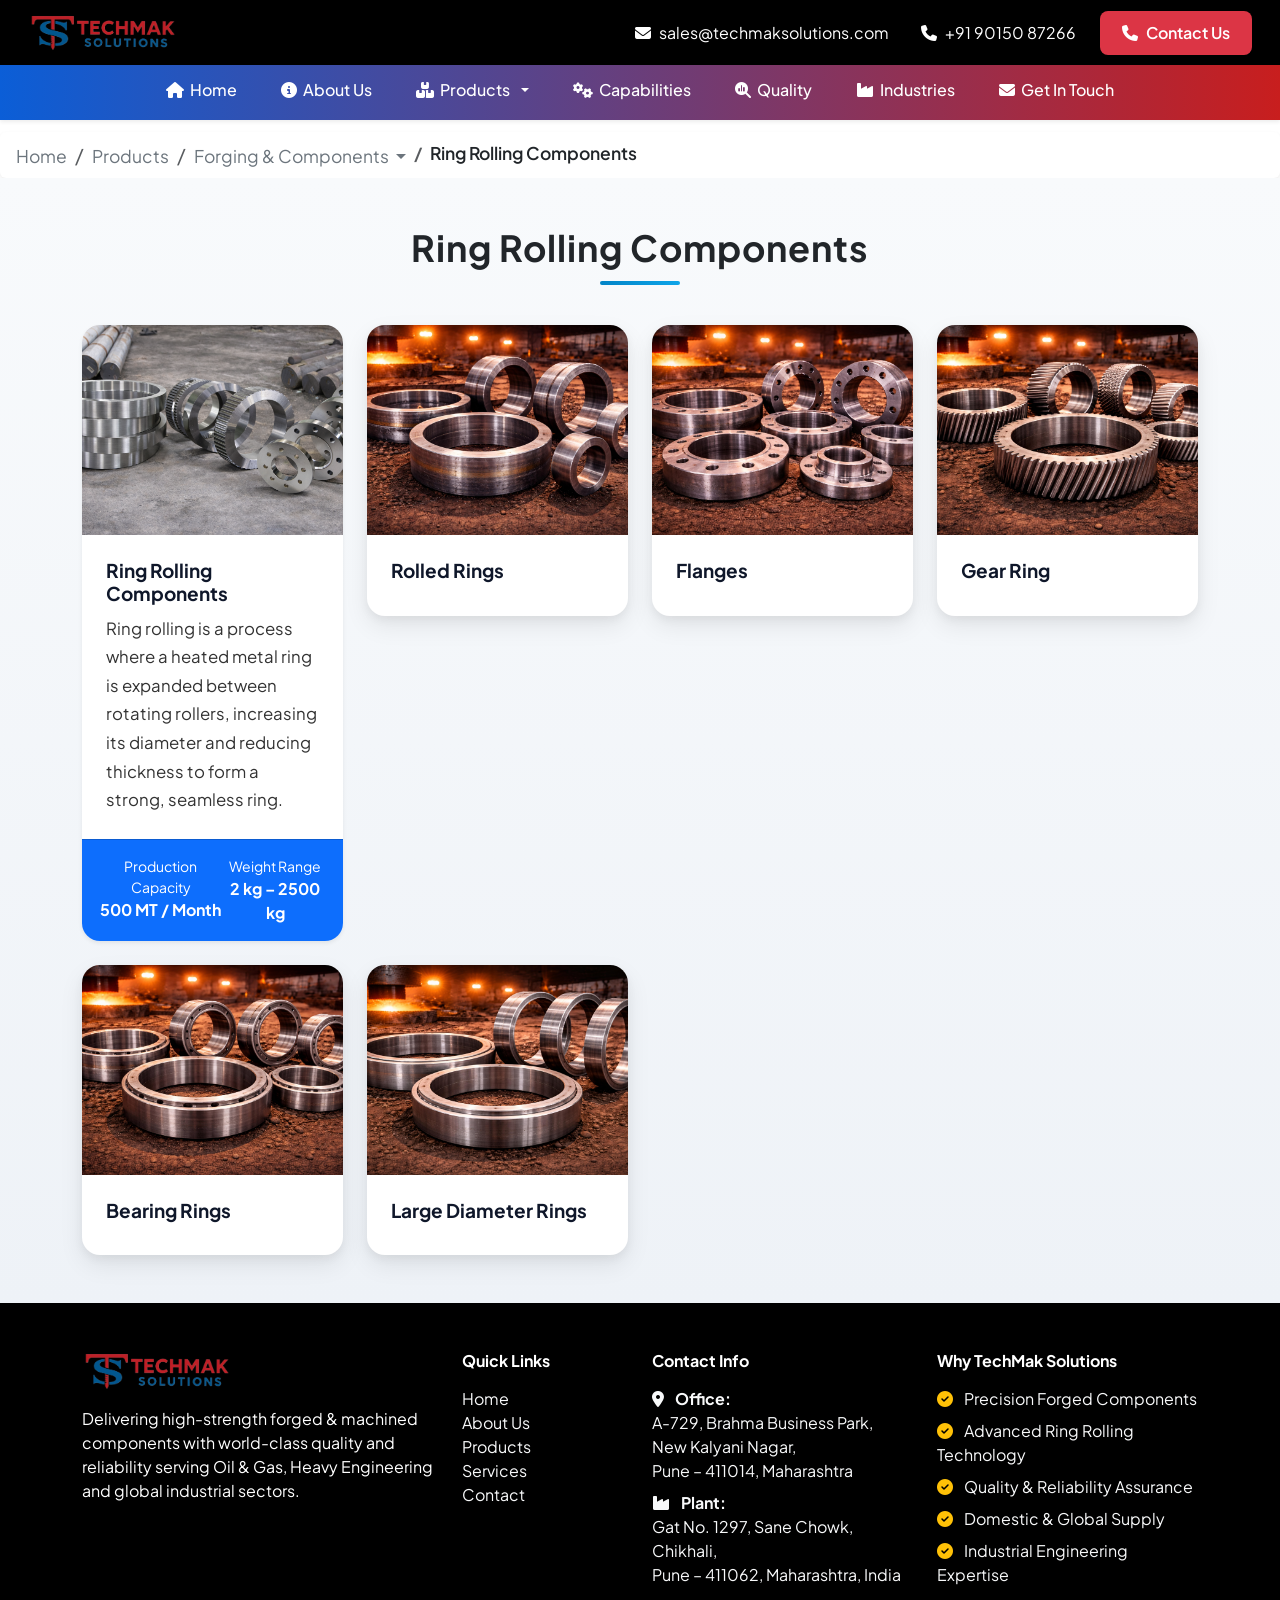
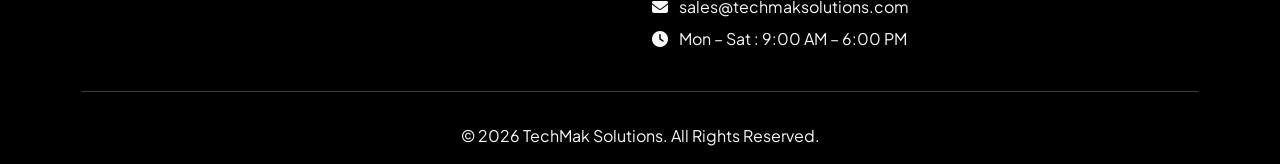
<file: products/ring-rolling.html>
<head>
    <meta charset="UTF-8">
    <meta name="viewport" content="width=device-width, initial-scale=1.0">

    <title>Tech Mak Solutions – High-Strength Forged & Machined Components with World-Class Quality</title>

    <!-- Favicon -->
    <link rel="icon" type="image/png" sizes="32x32" href="./images/favicon.png">

    <!-- Google Fonts -->
    <link
        href="https://fonts.googleapis.com/css2?family=Nunito:wght@700&family=Plus+Jakarta+Sans:wght@300;400;500;600;700&display=swap"
        rel="stylesheet">

    <!-- Bootstrap CSS -->
    <link href="https://cdn.jsdelivr.net/npm/bootstrap@5.3.3/dist/css/bootstrap.min.css" rel="stylesheet">

    <!-- Bootstrap Icons -->
    <link href="https://cdn.jsdelivr.net/npm/bootstrap-icons/font/bootstrap-icons.css" rel="stylesheet">

    <!-- Font Awesome -->
    <link rel="stylesheet" href="https://cdnjs.cloudflare.com/ajax/libs/font-awesome/6.5.1/css/all.min.css">

    <!-- AOS Animation -->
    <link href="https://unpkg.com/aos@2.3.1/dist/aos.css" rel="stylesheet">

    <!-- Custom CSS -->
    <link rel="stylesheet" href="../style.css">

    <style>
        /* Section background */
        section {
            background: linear-gradient(180deg, #f8fafc, #eef2f7);
        }

        /* Heading */
        section h3 {
            font-size: 36px;
            margin-bottom: 40px;
            letter-spacing: 1px;
            position: relative;
            font-family: "Plus Jakarta Sans", sans-serif;
        }

        section h3::after {
            content: "";
            width: 80px;
            height: 4px;
            background: linear-gradient(90deg, #0284C7, #0ea5e9);
            display: block;
            margin: 12px auto 0;
            border-radius: 20px;
        }

        /* Premium Card */
        .card {
            border: none;
            border-radius: 18px;
            overflow: hidden;
            background: #fff;
            box-shadow:
                0 10px 25px rgba(0, 0, 0, 0.08),
                0 4px 10px rgba(0, 0, 0, 0.05);
            transition: all .4s ease;
            position: relative;
            font-family: "Plus Jakarta Sans", sans-serif;
        }

        /* Gradient glow border */
        .card::before {
            content: "";
            position: absolute;
            inset: 0;
            padding: 1px;
            border-radius: 18px;
            background: linear-gradient(120deg, #0284C7, #38bdf8, #0284C7);
            -webkit-mask:
                linear-gradient(#fff 0 0) content-box,
                linear-gradient(#fff 0 0);
            -webkit-mask-composite: xor;
            mask-composite: exclude;
            opacity: 0;
            transition: .4s;
        }

        /* Hover effect */
        .card:hover {
            transform: translateY(-12px);
            box-shadow:
                0 25px 50px rgba(0, 0, 0, 0.15),
                0 10px 20px rgba(0, 0, 0, 0.08);
        }

        .card:hover::before {
            opacity: 1;
        }

        /* Image styling */
        .card-img-top {
            height: 210px;
            object-fit: cover;
            transition: transform .5s ease;
        }

        /* Image zoom effect */
        .card:hover .card-img-top {
            transform: scale(1.08);
        }

        /* Card body */
        .card-body {
            padding: 24px;
        }

        .card-title {
            font-weight: 700;
            font-size: 19px;
            margin-bottom: 10px;
            color: #0f172a;
        }

        .card-text {
            font-size: 14.5px;
            line-height: 1.7;
            color: #64748b;
        }

        /* Mobile */
        @media(max-width:768px) {

            .card-img-top {
                height: 180px;
            }

            section h3 {
                font-size: 28px;
            }

        }


        /* .breadcrumb */

        .breadcrumb {
            font-size: 20px;
        }

        .breadcrumb a {
            color: #6c757d;
            transition: 0.3s;
        }

        .breadcrumb a:hover {
            color: #0284C7;
        }

        .dropdown-menu {
            min-width: 250px;
        }



        /* Allow wrapping on small screens */
        .breadcrumb {
            flex-wrap: wrap;
            row-gap: 4px;
        }

        /* Better spacing on mobile */
        @media (max-width: 576px) {
            .breadcrumb {
                font-size: 16px;
                padding: 8px 10px;
            }

            .breadcrumb-item {
                max-width: 100%;
            }
        }

        /* Dropdown full width on mobile */
        @media (max-width: 576px) {
            .dropdown-menu {
                width: 100%;
            }
        }

        /* Prevent overflow issues */
        .breadcrumb-item a {
            white-space: nowrap;
        }

        /* Smooth hover */
        .breadcrumb a:hover {
            color: #0284C7;
        }
    </style>

</head>

<body>

    <!-- ================= TOP HEADER ================= -->
    <header id="topHeader" class="bg-black fixed-top">
        <div class="container-fluid">
            <nav class="navbar navbar-expand-lg navbar-dark">
                <a class="navbar-brand" href="../index.html">
                    <img src="../images/logo.png" alt="Logo" width="150" height="40">
                </a>

                <button id="navbarToggler" class="navbar-toggler" type="button" data-bs-toggle="collapse"
                    data-bs-target="#topNav" aria-controls="topNav" aria-expanded="false"
                    aria-label="Toggle navigation">
                    <i class="fa-solid fa-bars"></i>
                </button>

                <div class="collapse navbar-collapse justify-content-end" id="topNav">
                    <div class="navbar-nav text-center text-lg-start gap-2 gap-lg-3">
                        <a href="mailto:info@apexitsolution.in" class="nav-link text-white">
                            <i class="fa-solid fa-envelope"></i> sales@techmaksolutions.com
                        </a>
                        <!-- <a href="mailto:hr@apexitsolution.in" class="nav-link text-white">
                            <i class="fa-solid fa-envelope"></i> hr@teckmaksolution.com
                        </a> -->
                        <a href="tel:+918956889634" class="nav-link text-white">
                            <i class="fa-solid fa-phone"></i> +91 90150 87266
                        </a>
                        <!-- <a href="tel:+918010410293" class="nav-link text-white">
                            <i class="fa-solid fa-phone"></i> +91 XXXXX XXXXX
                        </a> -->
                        <a href="../contact.html" class="btn btn-danger">
                            <i class="fa-solid fa-phone"></i> Contact Us
                        </a>
                    </div>
                </div>
            </nav>
        </div>
    </header>

    <!-- Spacer for fixed header -->
    <div style="height:70px"></div>

    <!-- ================= BOTTOM NAVBAR ================= -->
    <header id="bottomHeader" class="bg-white shadow-sm">
        <div class="container">
            <nav class="navbar navbar-expand-lg navbar-light">
                <!-- Mobile Toggle Button -->
                <button class="navbar-toggler ms-auto" type="button" data-bs-toggle="collapse"
                    data-bs-target="#navbarNav" aria-controls="navbarNav" aria-expanded="false"
                    aria-label="Toggle navigation">
                    <span class="navbar-toggler-icon"></span>
                </button>

                <!-- Navbar Links -->
                <div class="collapse navbar-collapse justify-content-center" id="navbarNav">
                    <ul class="navbar-nav gap-2 gap-lg-3">

                        <!-- Home -->
                        <li class="nav-item">
                            <a class="nav-link text-white" href="../index.html">
                                <i class="fa-solid fa-house"></i> Home
                            </a>
                        </li>

                        <!-- About Us -->
                        <li class="nav-item">
                            <a class="nav-link text-white" href="../about-us.html">
                                <i class="fa-solid fa-info-circle"></i> About Us
                            </a>
                        </li>

                        <!-- Products (Dropdown) -->
                        <li class="nav-item dropdown">
                            <a class="nav-link dropdown-toggle text-white" href="products.html" id="productsDropdown"
                                role="button" data-bs-toggle="dropdown" aria-expanded="false">
                                <i class="fa-solid fa-boxes-stacked"></i> Products
                            </a>

                            <ul class="dropdown-menu">
                                <li>
                                    <a class="dropdown-item" href="../products/closed-die-forging.html">
                                        Closed Die Forging
                                    </a>
                                </li>
                                <li>
                                    <a class="dropdown-item" href="../products/open-die-forging.html">
                                        Open Die Forging
                                    </a>
                                </li>
                                <li>
                                    <a class="dropdown-item" href="../products/ring-rolling.html">
                                        Ring Rolling Components
                                    </a>
                                </li>
                                <li>
                                    <a class="dropdown-item" href="../products/machined-components.html">
                                        Machined Components
                                    </a>
                                </li>
                                <!-- <li>
                                    <a class="dropdown-item" href="../products/oil-gas-sector-components.html">
                                        Oil & Gas Sector Components
                                    </a>
                                </li> -->

                                <!-- <li>
                                    <a class="dropdown-item" href="../products/material-grades.html">
                                        Material Grades
                                    </a>
                                </li> -->
                            </ul>
                        </li>


                        <!-- capabilities -->
                        <li class="nav-item">
                            <a class="nav-link text-white" href="../capabilities.html">
                                <i class="fa-solid fa-cogs"></i> Capabilities
                            </a>
                        </li>
                        <!-- Quality -->
                        <li class="nav-item">
                            <a class="nav-link text-white" href="../quality.html">
                                <i class="fa-solid fa-magnifying-glass-chart"></i> Quality
                            </a>
                        </li>



                        <!-- Industries -->
                        <li class="nav-item">
                            <a class="nav-link text-white" href="../industries.html">
                                <i class="fa-solid fa-industry"></i> Industries
                            </a>
                        </li>

                        <!-- Contact / Get In Touch -->
                        <li class="nav-item">
                            <a class="nav-link text-white" href="../contact.html">
                                <i class="fa-solid fa-envelope"></i> Get In Touch
                            </a>
                        </li>
                    </ul>
                </div>

            </nav>
        </div>
    </header>


    <nav aria-label="breadcrumb">
        <ol class="breadcrumb  px-3 py-2 rounded align-items-center">
            <li class="breadcrumb-item">
                <a href="../index.html" class="text-decoration-none fw-medium">
                    <i class="bi bi-house-door me-1"></i>Home
                </a>
            </li>
            <li class="breadcrumb-item">
                <a href="#" class="text-decoration-none fw-medium">
                    Products
                </a>
            </li>
            <li class="breadcrumb-item active fw-semibold" aria-current="page">
                Ring Rolling Components
            </li>
        </ol>
    </nav>
    <!-- ================= PRODUCTS ================= -->


    <nav aria-label="breadcrumb" class="w-100">
        <ol class="breadcrumb bg-white px-3 py-2 rounded shadow-sm mb-0 flex-wrap">

            <li class="breadcrumb-item">
                <a href="#" class="text-decoration-none small">Home</a>
            </li>

            <li class="breadcrumb-item">
                <a href="#" class="text-decoration-none small">Products</a>
            </li>

            <!-- Dropdown -->
            <li class="breadcrumb-item dropdown">
                <a class="dropdown-toggle text-decoration-none small" href="#" role="button" data-bs-toggle="dropdown">
                    Forging & Components
                </a>

                <ul class="dropdown-menu shadow border-0 rounded-3 p-2">
                    <li><a class="dropdown-item" href="./closed-die-forging.html">Closed Die Forging</a></li>
                    <li><a class="dropdown-item" href="./open-die-forging.html">Open Die Forging</a></li>
                    <li><a class="dropdown-item" href="./ring-rolling.html">Ring Rolling Components</a></li>
                    <li><a class="dropdown-item" href="./machined-components.html">Machined Components</a></li>
                    <li><a class="dropdown-item" href="./oil-gas-sector-components.html">Oil & Gas Sector Components</a>
                    </li>
                </ul>
            </li>

            <li class="breadcrumb-item active fw-semibold text-dark small" aria-current="page">
                Ring Rolling Components
            </li>

        </ol>
    </nav>

    <section class="py-5">

        <h3 class="fw-bold text-center">Ring Rolling Components</h3>

        <div class="container mt-4">
            <div class="row g-4">


                <div class="col-lg-3 col-md-6 col-sm-12">
                    <div class="card h-100 shadow-sm">

                        <img src="../images/product-ring-rolling.png" class="card-img-top" alt="Ring Rolling">

                        <div class="card-body d-flex flex-column">
                            <h5 class="card-title">Ring Rolling Components</h5>

                            <p class="card-text flex-grow-1">
                                Ring rolling is a process where a heated metal ring is expanded between rotating
                                rollers, increasing its diameter and reducing thickness to form a strong, seamless ring.
                            </p>
                        </div>

                        <!-- Bottom Info Section -->
                        <div class="card-footer bg-primary text-white text-center py-3">
                            <div class="d-flex justify-content-between">
                                <div>
                                    <small>Production Capacity</small><br>
                                    <strong>500 MT / Month</strong>
                                </div>
                                <div>
                                    <small>Weight Range</small><br>
                                    <strong>2 kg – 2500 kg</strong>
                                </div>
                            </div>
                        </div>

                    </div>
                </div>

                <!-- Rolled Rings -->
                <div class="col-lg-3 col-md-6 col-sm-12">
                    <div class="card h-60">
                        <img src="../images/RR/Rolled-Rings.jpeg" class="card-img-top">
                        <div class="card-body d-flex flex-column">
                            <h5 class="card-title">Rolled Rings</h5>
                            <!-- <p class="card-text flex-grow-1">
                                Seamless rolled rings engineered for superior structural integrity,
                                exceptional strength, and precise dimensional control.
                            </p> -->
                        </div>
                    </div>
                </div>

                <!-- Flanges -->
                <div class="col-lg-3 col-md-6 col-sm-12">
                    <div class="card h-60">
                        <img src="../images/RR/Flanges.jpeg" class="card-img-top">
                        <div class="card-body d-flex flex-column">
                            <h5 class="card-title">Flanges</h5>
                            <!-- <p class="card-text flex-grow-1">
                                Precision-forged flanges designed for secure connections,
                                high pressure resistance, and reliable sealing performance.
                            </p> -->
                        </div>
                    </div>
                </div>

                <!-- Gear Ring -->
                <div class="col-lg-3 col-md-6 col-sm-12">
                    <div class="card h-60">
                        <img src="../images/RR/Gear-Rings.jpeg" class="card-img-top">
                        <div class="card-body d-flex flex-column">
                            <h5 class="card-title">Gear Ring</h5>
                            <!-- <p class="card-text flex-grow-1">
                                High-precision gear rings engineered for strength,
                                wear resistance, and smooth power transmission.
                            </p> -->
                        </div>
                    </div>
                </div>

                <!-- Bearing Rings -->
                <div class="col-lg-3 col-md-6 col-sm-12">
                    <div class="card h-60">
                        <img src="../images/RR/Bearing-Rings.jpeg" class="card-img-top">
                        <div class="card-body d-flex flex-column">
                            <h5 class="card-title">Bearing Rings</h5>
                            <!-- <p class="card-text flex-grow-1">
                                Forged bearing rings designed for high load capacity,
                                dimensional accuracy, and smooth mechanical rotation.
                            </p> -->
                        </div>
                    </div>
                </div>

                <!-- Large Diameter Rings -->
                <div class="col-lg-3 col-md-6 col-sm-12">
                    <div class="card h-60">
                        <img src="../images/RR/Large-Diameter-Rings.jpeg" class="card-img-top">
                        <div class="card-body d-flex flex-column">
                            <h5 class="card-title">Large Diameter Rings</h5>
                            <!-- <p class="card-text flex-grow-1">
                                Large seamless rings engineered for heavy-duty industrial
                                applications requiring extreme structural strength.
                            </p> -->
                        </div>
                    </div>
                </div>

            </div>
        </div>

    </section>


    <!-- ================= FOOTER ================= -->
    <footer class="bg-black text-light pt-5">
        <div class="container">

            <div class="row">

                <!-- About Company -->
                <div class="col-lg-4 col-md-6 mb-4">
                    <div class="d-flex align-items-center mb-3">
                        <img src="../images/logo.png" alt="TechMak Solutions Logo" style="width:150px;height:auto;"
                            class="me-2">
                        <!-- <h5 class="fw-bold text-white mb-0">
                            TechMak Solutions
                        </h5> -->
                    </div>


                    <p class="text-white">
                        Delivering high-strength forged & machined components with
                        world-class quality and reliability serving Oil & Gas,
                        Heavy Engineering and global industrial sectors.
                    </p>
                </div>


                <!-- Quick Links -->
                <div class="col-lg-2 col-md-6 mb-4">
                    <h6 class="fw-bold text-white mb-3">Quick Links</h6>
                    <ul class="list-unstyled">
                        <li><a href="../index.html" class="text-light text-decoration-none">Home</a></li>
                        <li><a href="../about-us.html" class="text-light text-decoration-none">About Us</a></li>
                        <li><a href="../products/closed-die-forging.html"
                                class="text-light text-decoration-none">Products</a></li>
                        <li><a href="../quality.html" class="text-light text-decoration-none">Services</a></li>
                        <li><a href="../contact.html" class="text-light text-decoration-none">Contact</a></li>
                    </ul>
                </div>

                <!-- Contact Info -->
                <!-- Contact Info -->
                <div class="col-lg-3 col-md-6 mb-4">
                    <h6 class="fw-bold text-white mb-3">Contact Info</h6>

                    <p class="mb-2">
                        <i class="fa-solid fa-location-dot me-2"></i>
                        <strong>Office:</strong><br>
                        A-729, Brahma Business Park,<br>
                        New Kalyani Nagar,<br>
                        Pune – 411014, Maharashtra
                    </p>

                    <p class="mb-2">
                        <i class="fa-solid fa-industry me-2"></i>
                        <strong>Plant:</strong><br>
                        Gat No. 1297, Sane Chowk, Chikhali,<br>
                        Pune – 411062, Maharashtra, India
                    </p>
                    <p class="mb-2">
                        <i class="fa-solid fa-envelope me-2"></i>
                        sales@techmaksolutions.com
                    </p>

                    <p class="mb-0">
                        <i class="fa-solid fa-clock me-2"></i>
                        Mon – Sat : 9:00 AM – 6:00 PM
                    </p>
                </div>
                <!-- Why TechMak Solutions -->
                <div class="col-lg-3 col-md-6 mb-4">
                    <h6 class="fw-bold text-white mb-3">Why TechMak Solutions</h6>

                    <ul class="list-unstyled text-light">

                        <li class="mb-2">
                            <i class="fa-solid fa-circle-check text-warning me-2"></i>
                            Precision Forged Components
                        </li>

                        <li class="mb-2">
                            <i class="fa-solid fa-circle-check text-warning me-2"></i>
                            Advanced Ring Rolling Technology
                        </li>

                        <li class="mb-2">
                            <i class="fa-solid fa-circle-check text-warning me-2"></i>
                            Quality & Reliability Assurance
                        </li>

                        <li class="mb-2">
                            <i class="fa-solid fa-circle-check text-warning me-2"></i>
                            Domestic & Global Supply
                        </li>

                        <li class="mb-0">
                            <i class="fa-solid fa-circle-check text-warning me-2"></i>
                            Industrial Engineering Expertise
                        </li>

                    </ul>
                </div>

            </div>

            <hr class="border-light">

            <!-- Footer Bottom -->
            <div class="row">
                <div class="col-12 text-center py-3">
                    © 2026 TechMak Solutions. All Rights Reserved.
                </div>
            </div>

        </div>
    </footer>

    <!-- Bootstrap JS -->
    <script src="https://cdn.jsdelivr.net/npm/bootstrap@5.3.3/dist/js/bootstrap.bundle.min.js"></script>

    <!-- AOS -->
    <script src="https://unpkg.com/aos@2.3.1/dist/aos.js"></script>
    <script>
        AOS.init({ duration: 900, once: true });
    </script>

</body>

</html>
</file>
<file: style.css>
/* ================= GLOBAL RESET ================= */
/* ================= GLOBAL RESET ================= */

* {
    margin: 0;
    padding: 0;
    box-sizing: border-box;
}

html,
body {
    overflow-x: hidden;
}

body {
    font-family: "Plus Jakarta Sans", sans-serif;
}

/* ================= IMAGE FIX ================= */

img {
    max-width: 100%;
    height: auto;
    display: block;
}

/* Fix Bootstrap row overflow */
/* .row {
    margin-left: 0;
    margin-right: 0;
} */
.hero-bg {
    position: relative;
    background: url("images/hero-bg.png") center/cover no-repeat;
    min-height: 100vh;
    display: flex;
    align-items: center;
}

/* LEFT SIDE OVERLAY */
.hero-bg::before {
    content: "";
    position: absolute;
    top: 0;
    left: 0;
    width: 100%;
    height: 100%;

    /* left dark gradient */
    background: linear-gradient(to right,
            rgba(0, 0, 0, 0.75) 0%,
            rgba(0, 0, 0, 0.6) 35%,
            rgba(0, 0, 0, 0.3) 60%,
            rgba(0, 0, 0, 0) 100%);
}

/* keep content above overlay */
.hero-bg .container {
    position: relative;
    z-index: 2;
}

/* ================= TOP HEADER ================= */

#topHeader {
    position: fixed;
    top: 0;
    left: 0;
    width: 100%;
    z-index: 1030;
    background: #000;
    padding: 0 1rem;
}

#topHeader a {
    text-decoration: none;
    display: inline-flex;
    align-items: center;
    gap: 8px;
    color: #fff;
}

/* ================= NAVBAR TOGGLER ================= */

.navbar-toggler {
    border: none;
    color: #fff;
    box-shadow: none !important;
}

.navbar-toggler:focus {
    outline: none;
    box-shadow: none;
}

/* ================= BOTTOM NAVBAR ================= */

#bottomHeader {
    position: fixed;
    top: 60px;
    left: 0;
    width: 100%;
    z-index: 1029;
    background: linear-gradient(90deg, #0B5ED7 0%, #C81E1E 100%);
}

#bottomHeader .nav-link {
    display: inline-flex;
    align-items: center;
    gap: 6px;
    padding: 10px 14px;
    font-weight: 500;
    color: #fff;
    transition: 0.3s;
}

#bottomHeader .nav-link.active {
    color: #FFE082 !important;
}

#bottomHeader .dropdown-menu {
    border: none;
    border-radius: 12px;
    margin-top: 0.75rem;
    box-shadow: 0 10px 25px rgba(0, 0, 0, 0.15);
}

#bottomHeader .dropdown-item {
    color: #000;
    padding: 8px 14px;
    font-weight: 500;
}

/* Desktop hover dropdown */

@media(min-width:992px) {

    .nav-item.dropdown:hover .dropdown-menu {
        display: block;
    }

}

/* ================= MOBILE NAVBAR ================= */

@media(max-width:768px) {

    #bottomHeader {
        top: 56px;
    }

    .navbar-nav {
        background: linear-gradient(180deg, #0B5ED7, #C81E1E);
        border-radius: 12px;
        padding: 12px;
    }

}

/* ================= HERO SECTION ================= */

.hero-bg {
    position: relative;
    background-image: url("images/hero-bg.png");
    background-size: cover;
    background-position: center;
    background-repeat: no-repeat;
    min-height: 100vh;
    display: flex;
    align-items: center;
}

/* overlay */

.hero-bg::before {
    content: "";
    position: absolute;
    top: 0;
    left: 0;
    width: 100%;
    height: 100%;
}

/* keep hero content above overlay */

.hero-bg .container {
    position: relative;
    z-index: 2;
}

/* Tablet */

@media(max-width:992px) {

    .hero-bg {
        min-height: 90vh;
        padding: 120px 20px 80px;
    }

}

/* Mobile */

@media(max-width:768px) {

    .hero-bg {
        min-height: auto;
        padding: 140px 20px 80px;
        background-size: cover;
        background-position: center;
    }

}

/* Small Mobile */

@media(max-width:480px) {

    .hero-bg {
        padding: 150px 15px 60px;
    }

}

/* ================= HERO CONTENT ================= */

section.py-5 {
    padding-top: 100px;
    padding-bottom: 80px;
}

section.py-5 h1 {
    font-weight: 900;
    font-size: 3rem;
}

section.py-5 p {
    font-size: 1.05rem;
    color: #333;
}

/* ================= BUTTONS ================= */

.btn-danger {
    background: #dc3545;
    border: none;
    padding: 10px 22px;
    font-weight: 600;
    border-radius: 8px;
    transition: 0.3s;
}

.btn-danger:hover {
    transform: translateY(-3px);
    box-shadow: 0 8px 20px rgba(220, 53, 69, 0.4);
}

.btn-outline-primary {
    color: #0284C7;
    border: 2px solid #0284C7;
    padding: 10px 22px;
    font-weight: 600;
    border-radius: 8px;
}

.btn-outline-primary:hover {
    background: #0284C7;
    color: #fff;
    transform: translateY(-3px);
    box-shadow: 0 8px 20px rgba(2, 132, 199, 0.3);
}

/* ================= GALLERY ================= */

.gallery-card {
    position: relative;
    overflow: hidden;
    border-radius: 12px;
    cursor: pointer;
    transition: 0.4s;
    box-shadow: 0 6px 15px rgba(0, 0, 0, 0.08);
}

.gallery-card img {
    width: 100%;
    transition: 0.4s;
}

.gallery-card:hover img {
    transform: scale(1.08);
}

.gallery-overlay {
    position: absolute;
    bottom: 0;
    left: 0;
    right: 0;
    background: rgba(3, 87, 142, 0.8);
    color: #fff;
    padding: 12px 15px;
    text-align: center;
    opacity: 0;
    transform: translateY(20px);
    transition: 0.3s;
}

.gallery-card:hover .gallery-overlay {
    opacity: 1;
    transform: translateY(0);
}

.gallery-overlay h6 {
    margin: 0;
    font-size: 0.95rem;
    font-weight: 600;
}

/* ================= CORE CARDS ================= */

.core-card {
    transition: 0.3s;
    border-radius: 16px;
}

.core-card:hover {
    transform: translateY(-8px);
    box-shadow: 0 15px 35px rgba(0, 0, 0, 0.15);
}

/* ================= ICON ================= */

.icon {
    width: 45px;
    height: 45px;
    font-size: 1.1rem;
}

/* ================= CHOOSE CARD ================= */

.choose-card {
    transition: 0.3s;
}

.choose-card:hover {
    transform: translateY(-6px);
    box-shadow: 0 15px 35px rgba(0, 0, 0, 0.1);
}

/* ================= SMALL DEVICE FIX ================= */

@media(max-width:767px) {

    .icon {
        width: 40px;
        height: 40px;
        font-size: 1rem;
    }

}
</file>
